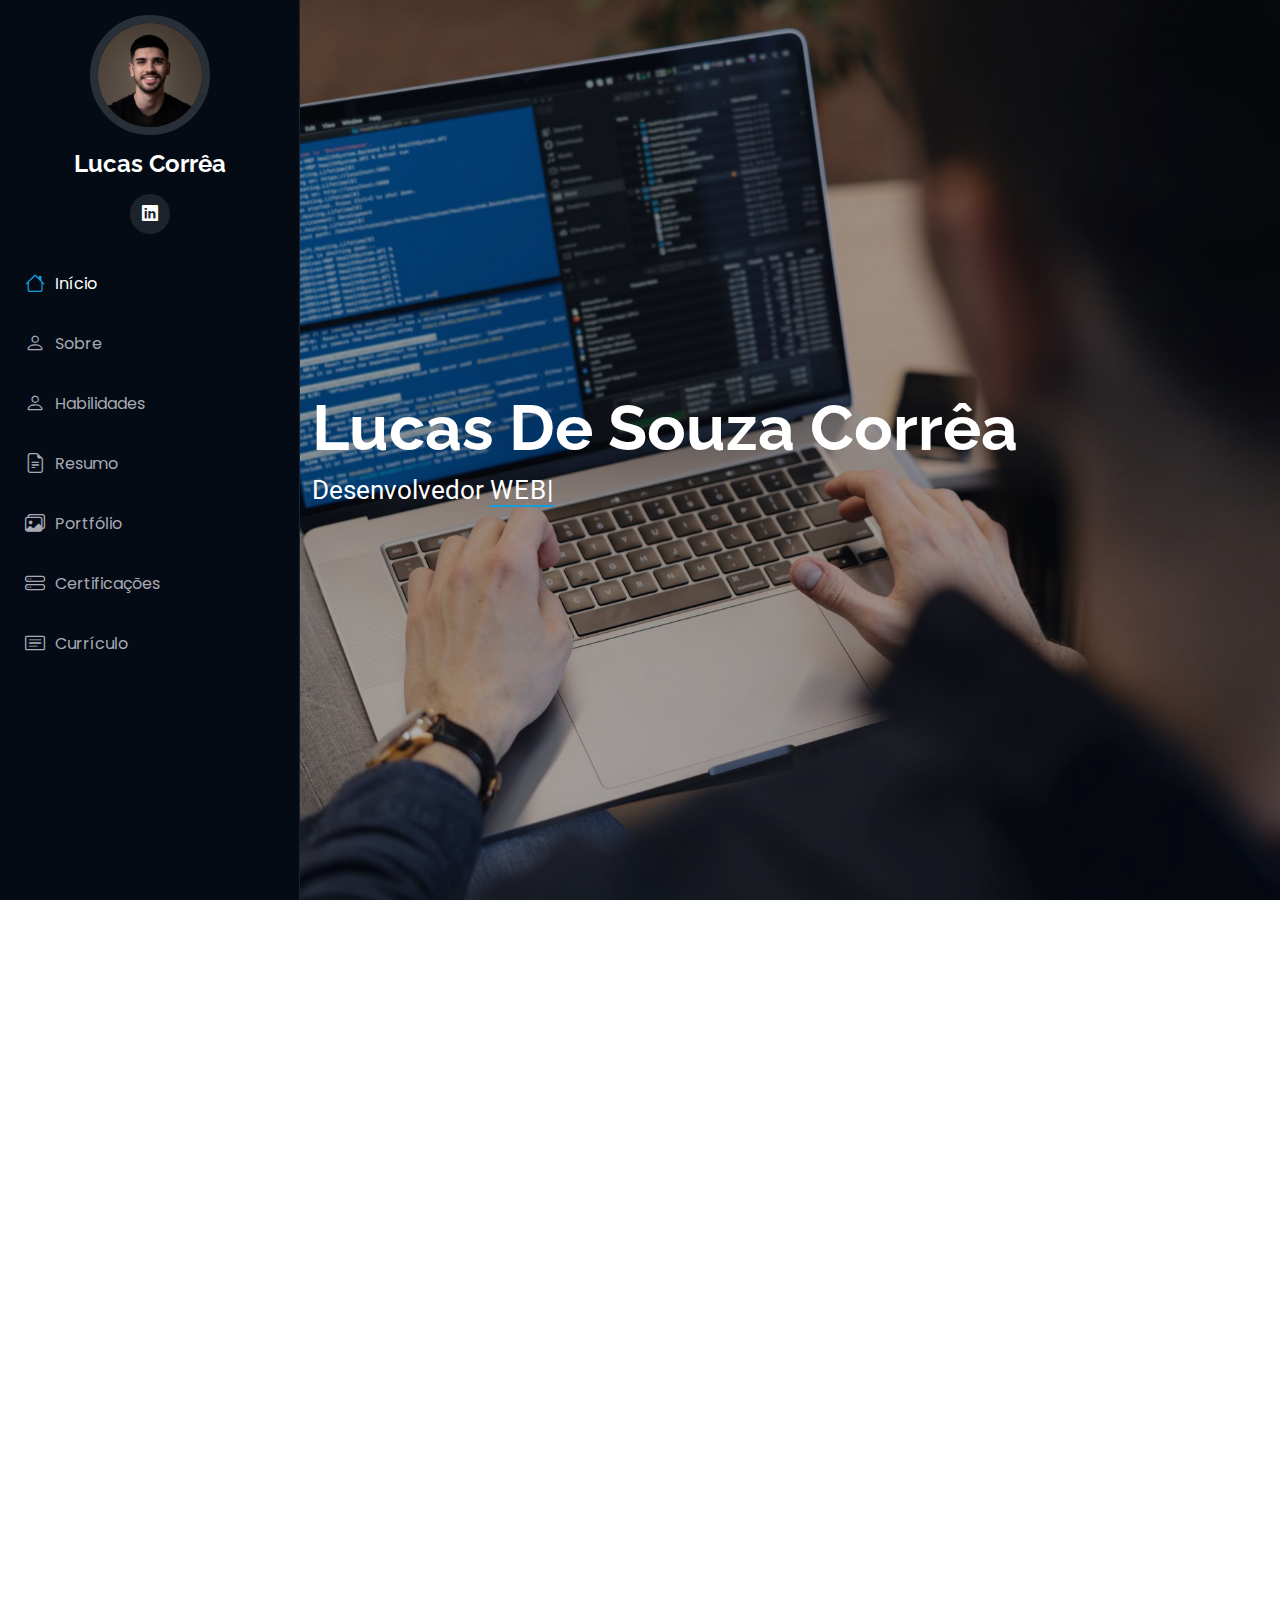
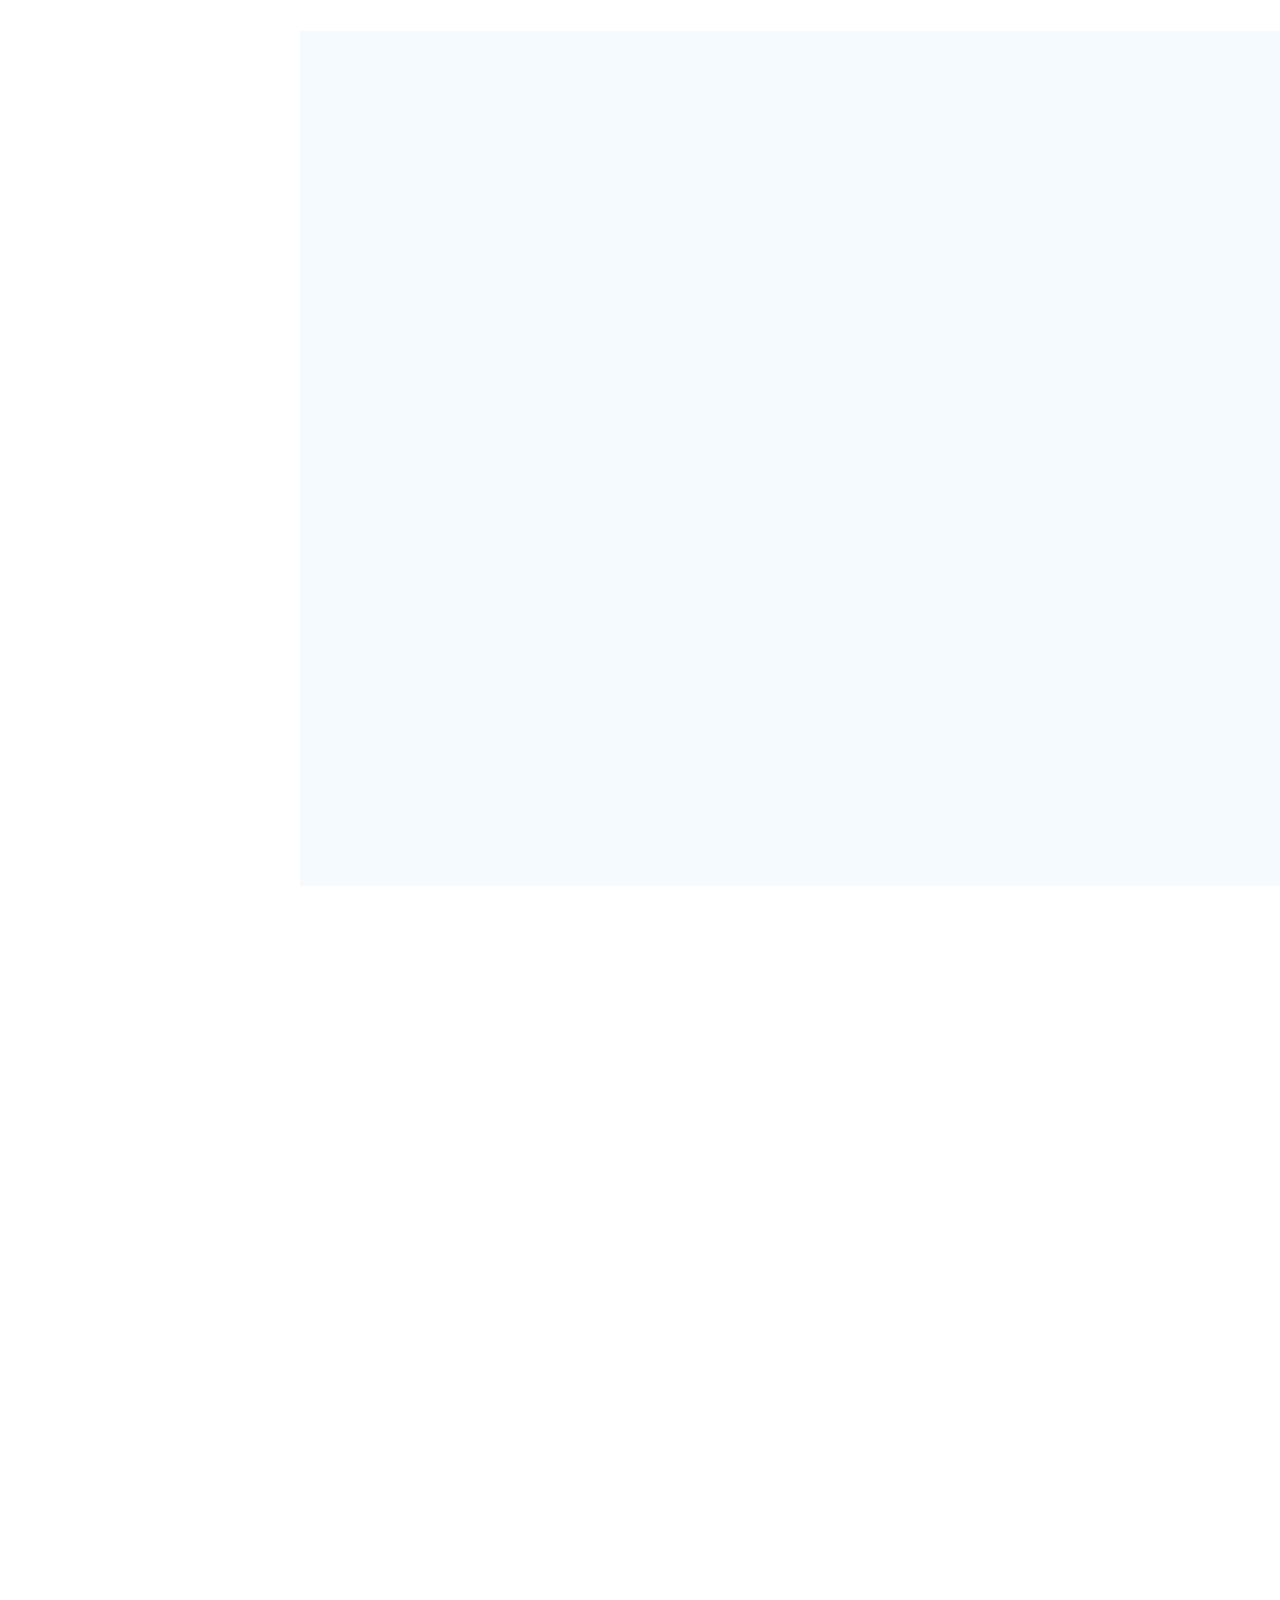
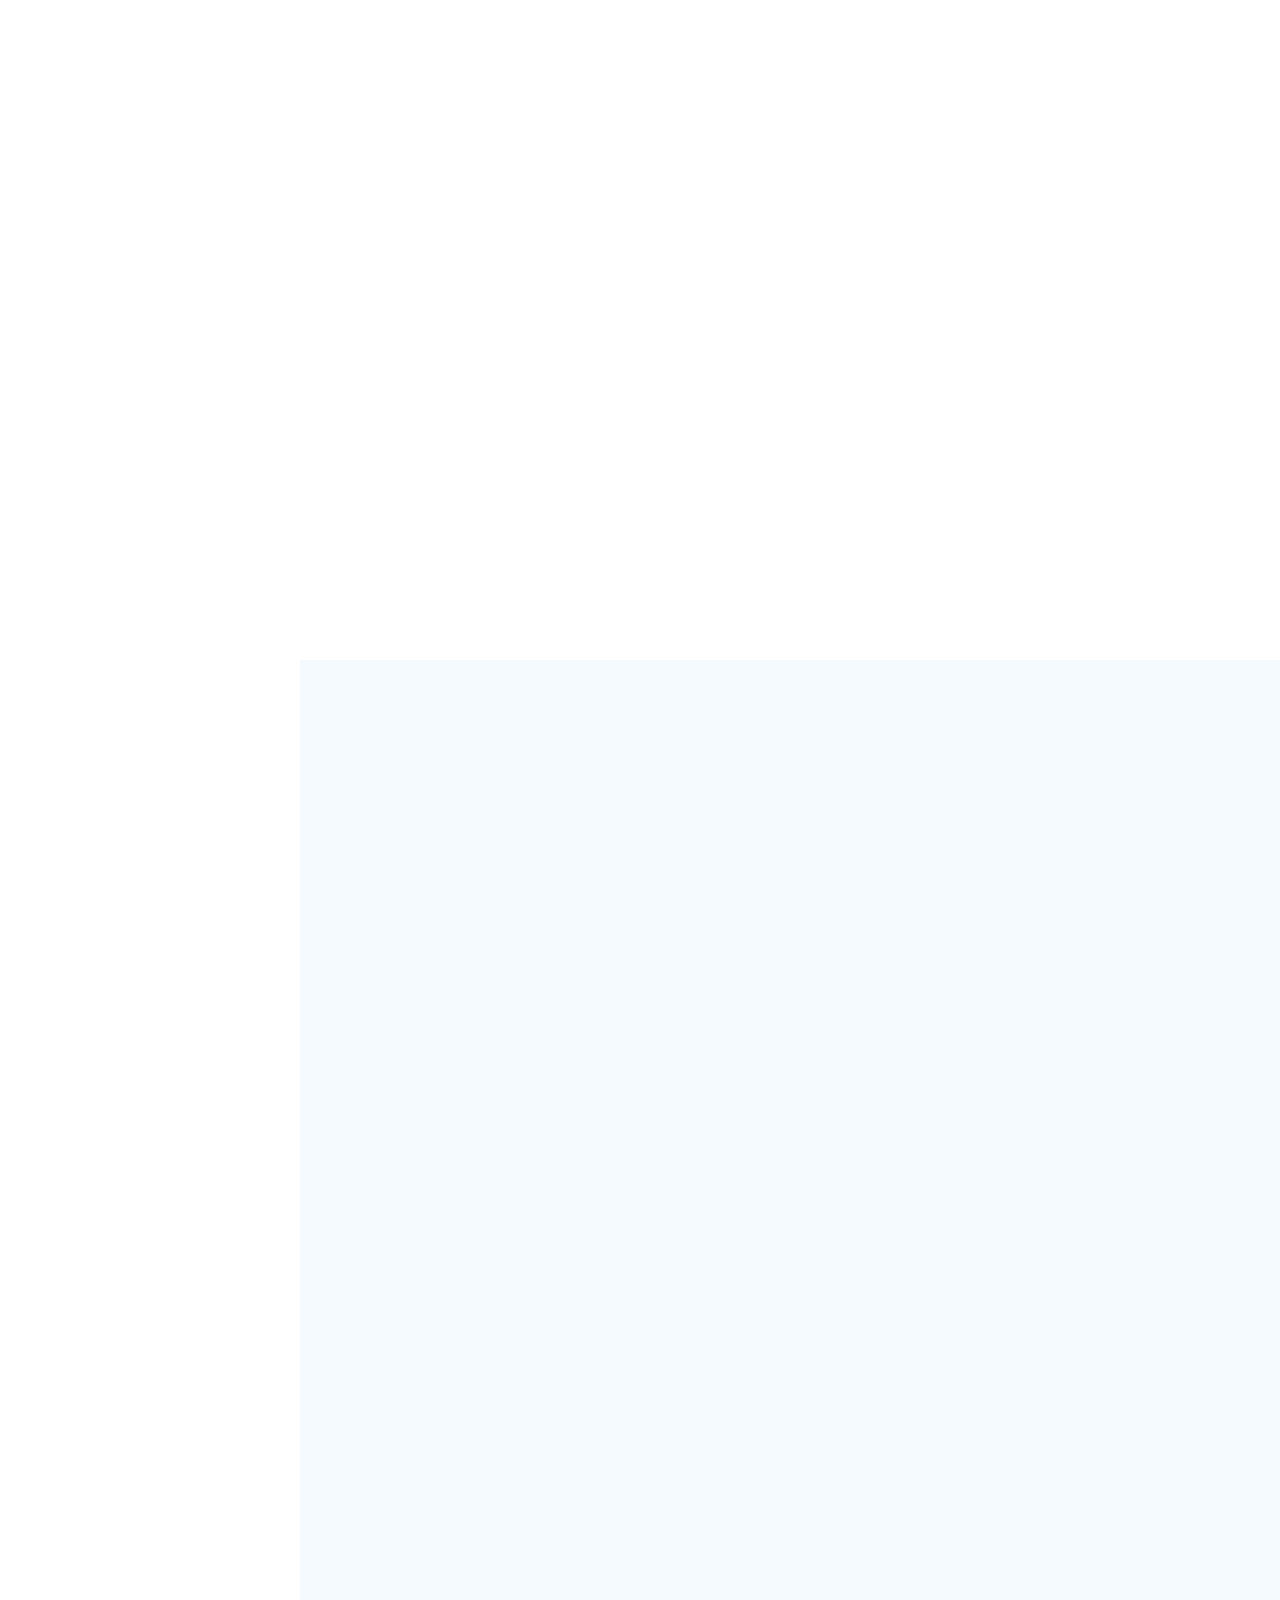
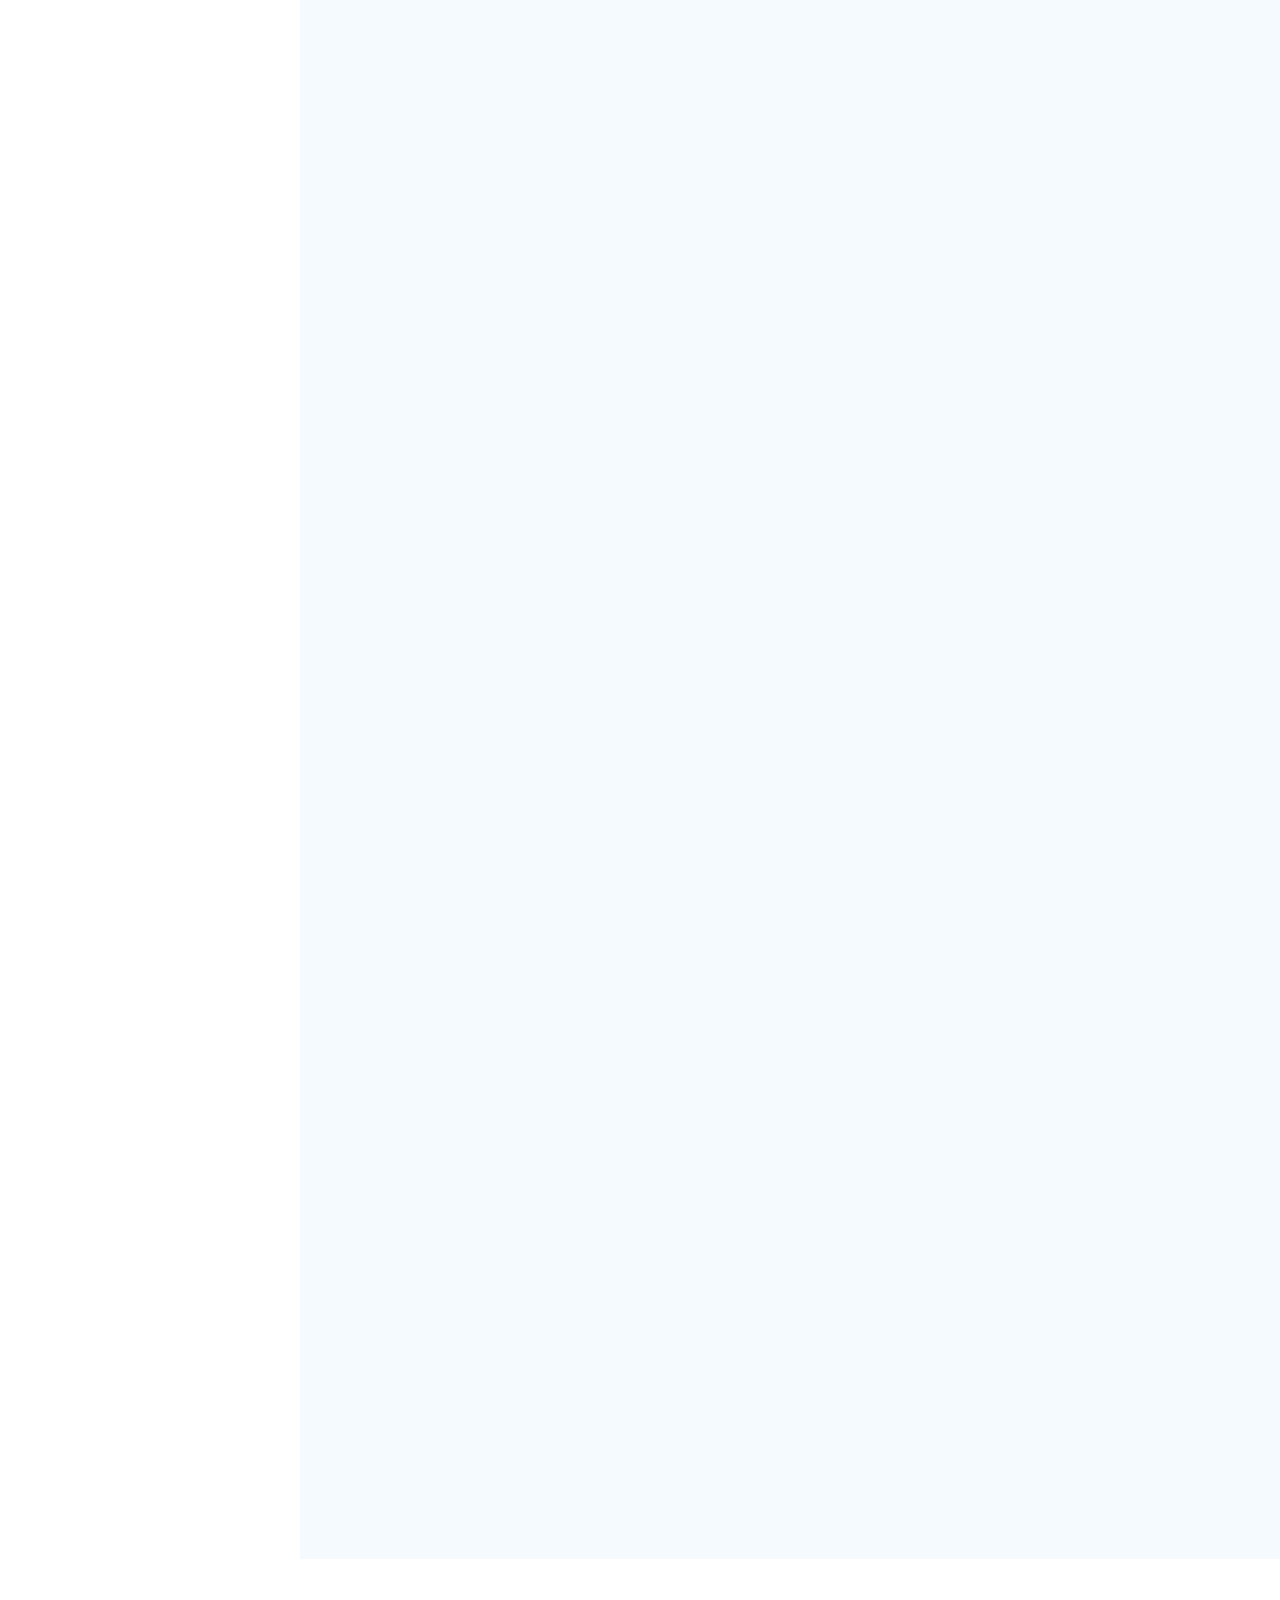
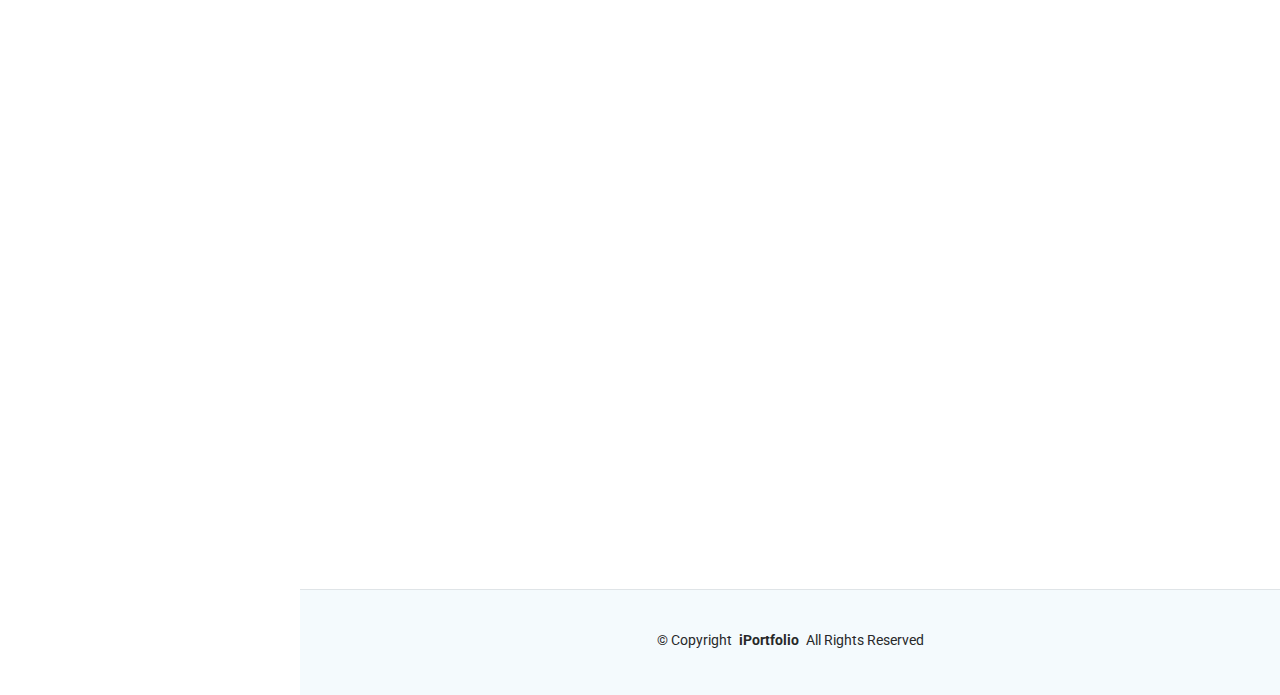
<file: index.html>
<!DOCTYPE html>
<html lang="en">

<head>
  <meta charset="utf-8">
  <meta content="width=device-width, initial-scale=1.0" name="viewport">
  <title>Portifólio Lucas Corrêa</title>
  <meta content="" name="description">
  <meta content="" name="keywords">

  <!-- Favicons -->
  <link href="assets/img/favicon.png" rel="icon">
  <link href="assets/img/apple-touch-icon.png" rel="apple-touch-icon">

  <!-- Fonts -->
  <link href="https://fonts.googleapis.com" rel="preconnect">
  <link href="https://fonts.gstatic.com" rel="preconnect" crossorigin>
  <link
    href="https://fonts.googleapis.com/css2?family=Roboto:ital,wght@0,100;0,300;0,400;0,500;0,700;0,900;1,100;1,300;1,400;1,500;1,700;1,900&family=Poppins:ital,wght@0,100;0,200;0,300;0,400;0,500;0,600;0,700;0,800;0,900;1,100;1,200;1,300;1,400;1,500;1,600;1,700;1,800;1,900&family=Raleway:ital,wght@0,100;0,200;0,300;0,400;0,500;0,600;0,700;0,800;0,900;1,100;1,200;1,300;1,400;1,500;1,600;1,700;1,800;1,900&display=swap"
    rel="stylesheet">

  <!-- Vendor CSS Files -->
  <link href="assets/vendor/bootstrap/css/bootstrap.min.css" rel="stylesheet">
  <link href="assets/vendor/bootstrap-icons/bootstrap-icons.css" rel="stylesheet">
  <link href="assets/vendor/aos/aos.css" rel="stylesheet">
  <link href="assets/vendor/glightbox/css/glightbox.min.css" rel="stylesheet">
  <link href="assets/vendor/swiper/swiper-bundle.min.css" rel="stylesheet">

  <!-- Main CSS File -->
  <link href="assets/css/main.css" rel="stylesheet">

</head>

<body class="index-page">

  <header id="header" class="header dark-background d-flex flex-column">
    <i class="header-toggle d-xl-none bi bi-list"></i>

    <div class="profile-img">
      <img src="assets/img/my-profile-img.jpg" alt="" class="img-fluid rounded-circle">
    </div>

    <a href="index.html" class="logo d-flex align-items-center justify-content-center">
      <!-- Uncomment the line below if you also wish to use an image logo -->
      <!-- <img src="assets/img/logo.png" alt=""> -->
      <h1 class="sitename">Lucas Corrêa</h1>
    </a>

    <div class="social-links text-center">
      <a href="https://linkedin.com/in/lucassouzac" class="linkedin" target="_blank" target="_blank"><i
          class="bi bi-linkedin"></i></a>
    </div>

    <nav id="navmenu" class="navmenu">
      <ul>
        <li><a href="#hero" class="active"><i class="bi bi-house navicon"></i>Início</a></li>
        <li><a href="#about"><i class="bi bi-person navicon"></i>Sobre</a></li>
        <li><a href="#skills"><i class="bi bi-person navicon"></i>Habilidades</a></li>
        <li><a href="#resume"><i class="bi bi-file-earmark-text navicon"></i>Resumo</a></li>
        <li><a href="#portfolio"><i class="bi bi-images navicon"></i>Portfólio</a></li>
        <li><a href="#services"><i class="bi bi-hdd-stack navicon"></i>Certificações</a></li>
        <li><a href="./assets/Lucas Corrêa CV.pdf" target="_blank"><i class="bi bi-card-text navicon"></i>Currículo</a></li>
        </li>
        <!--<li><a href="#contact"><i class="bi bi-envelope navicon"></i>Contato</a></li>-->
      </ul>
    </nav>

  </header>

  <main class="main">

    <!-- Hero Section -->
    <section id="hero" class="hero section dark-background">

      <img src="assets/img/analista-de-sistemas.jpg" alt="" data-aos="fade-in" class="">

      <div class="container" data-aos="fade-up" data-aos-delay="100">
        <h2>Lucas De Souza Corrêa</h2>
        <p>Desenvolvedor <span class="typed" data-typed-items="WEB, Mobile, SQL, Full Stack"></span><span
            class="typed-cursor typed-cursor--blink" aria-hidden="true"></span><span
            class="typed-cursor typed-cursor--blink" aria-hidden="true"></span></p>
      </div>

    </section><!-- /Hero Section -->

    <!-- About Section -->
    <section id="about" class="about section">

      <!-- Section Title -->
      <div class="container section-title" data-aos="fade-up">
        <h2>Sobre</h2>
        <p>Sou um profissional com sólida experiência em Tecnologia da
Informação, graduado em Análise de Sistemas e especializado em
Gestão de Pessoas.
Com forte proficiência em SQL, tenho experiência no
desenvolvimento, otimização e gerenciamento de dados, garantindo
eficiência e integridade em análises e operações complexas.
Minha atuação inclui o desenvolvimento de soluções mobile, com
foco na criação de aplicativos Android Nativo, assegurando alto
desempenho, escalabilidade e robustez.
Além disso, possuo experiência com as seguintes tecnologias e
ferramentas: Android Studio, Java, .Net, C#, VB.Net, ASP.Net,
JavaScript, CSS, HTML, SQL Server, Git, GitFlow, Azure DevOps e
Scrum.</p>
      </div><!-- End Section Title -->

      <div class="container" data-aos="fade-up" data-aos-delay="100">

        <div class="row gy-4 justify-content-center">
          <div class="col-lg-4">
            <img src="assets/img/my-profile-img.jpg" class="img-fluid" alt="">
          </div>
          <div class="col-lg-8 content">
            <h2>Desenvolvedor Mobile, WEB, SQL</h2>
            <p class="fst-italic py-3">

            </p>
            <div class="row">
              <div class="col-lg-6">
                <ul>
                  <li><i class="bi bi-chevron-right"></i> <strong>Nascimento:</strong> <span>29 Abril 1998</span></li>
                  <li><i class="bi bi-chevron-right"></i> <strong>E-mail:</strong>
                    <span>lucas.souza.correa@outlook.com</span>
                  </li>
                  <li><i class="bi bi-chevron-right"></i> <strong>LinkedIn:</strong>
                    <span>linkedin.com/in/lucassouzac</span>
                  </li>
                  <li><i class="bi bi-chevron-right"></i> <strong>Telefone:</strong> <span>+55 51 9 9987 7444</span>
                  </li>
                  <li><i class="bi bi-chevron-right"></i> <strong>Estado:</strong> <span>Rio Grande do Sul, BR</span>
                  </li>
                </ul>
              </div>
            </div>
          </div>
        </div>

      </div>

    </section><!-- /About Section -->

    <!-- Skills Section -->
    <section id="skills" class="skills section light-background">

      <!-- Section Title -->
      <div class="container section-title" data-aos="fade-up">
        <h2>Habilidades</h2>
      </div><!-- End Section Title -->

      <div class="container" data-aos="fade-up" data-aos-delay="100">
        <h5>Desenvolvimento Mobile</h5>

        <div class="row skills-content skills-animation">

          <div class="col-lg-6">
            <p></p>
            <div class="progress">
              <span class="skill"><span>JAVA</span> <i class="val">80%</i></span>
              <div class="progress-bar-wrap">
                <div class="progress-bar" role="progressbar" aria-valuenow="80" aria-valuemin="0" aria-valuemax="100">
                </div>
              </div>
            </div><!-- End Skills Item -->
          </div>

          <div class="col-lg-6">
            <p></p>
            <div class="progress">
              <span class="skill"><span>Android Studio</span> <i class="val">90%</i></span>
              <div class="progress-bar-wrap">
                <div class="progress-bar" role="progressbar" aria-valuenow="90" aria-valuemin="0" aria-valuemax="100">
                </div>
              </div>
            </div><!-- End Skills Item -->

          </div>

        </div>
        <p></p>
        <h5>Desenvolvimento WEB</h5>


        <div class="row skills-content skills-animation">

          <div class="col-lg-6">
            <p></p>
            <div class="progress">
              <span class="skill"><span>JavaScript</span> <i class="val">75%</i></span>
              <div class="progress-bar-wrap">
                <div class="progress-bar" role="progressbar" aria-valuenow="75" aria-valuemin="0" aria-valuemax="100">
                </div>
              </div>
            </div><!-- End Skills Item -->

            <div class="progress">
              <span class="skill"><span>HTML</span> <i class="val">90%</i></span>
              <div class="progress-bar-wrap">
                <div class="progress-bar" role="progressbar" aria-valuenow="90" aria-valuemin="0" aria-valuemax="100">
                </div>
              </div>
            </div><!-- End Skills Item -->

            <div class="progress">
              <span class="skill"><span>.NET</span> <i class="val">65%</i></span>
              <div class="progress-bar-wrap">
                <div class="progress-bar" role="progressbar" aria-valuenow="65" aria-valuemin="0" aria-valuemax="100">
                </div>
              </div>
            </div><!-- End Skills Item -->

            <div class="progress">
              <span class="skill"><span>Python</span> <i class="val">40%</i></span>
              <div class="progress-bar-wrap">
                <div class="progress-bar" role="progressbar" aria-valuenow="40" aria-valuemin="0" aria-valuemax="100">
                </div>
              </div>
            </div><!-- End Skills Item -->

            <div class="progress">
              <span class="skill"><span>Node.JS</span> <i class="val">50%</i></span>
              <div class="progress-bar-wrap">
                <div class="progress-bar" role="progressbar" aria-valuenow="50" aria-valuemin="0" aria-valuemax="100">
                </div>
              </div>
            </div><!-- End Skills Item -->

          </div>

          <div class="col-lg-6">
            <p></p>
            <div class="progress">
              <span class="skill"><span>C#</span> <i class="val">65%</i></span>
              <div class="progress-bar-wrap">
                <div class="progress-bar" role="progressbar" aria-valuenow="65" aria-valuemin="0" aria-valuemax="100">
                </div>
              </div>
            </div><!-- End Skills Item -->

            <div class="progress">
              <span class="skill"><span>VB.Net</span> <i class="val">60%</i></span>
              <div class="progress-bar-wrap">
                <div class="progress-bar" role="progressbar" aria-valuenow="60" aria-valuemin="0" aria-valuemax="100">
                </div>
              </div>
            </div><!-- End Skills Item -->

            <div class="progress">
              <span class="skill"><span>ASP.Net</span> <i class="val">60%</i></span>
              <div class="progress-bar-wrap">
                <div class="progress-bar" role="progressbar" aria-valuenow="60" aria-valuemin="0" aria-valuemax="100">
                </div>
              </div>
            </div><!-- End Skills Item -->

            <div class="progress">
              <span class="skill"><span>CSS</span> <i class="val">80%</i></span>
              <div class="progress-bar-wrap">
                <div class="progress-bar" role="progressbar" aria-valuenow="80" aria-valuemin="0" aria-valuemax="100">
                </div>
              </div>
            </div><!-- End Skills Item -->

          </div>
        </div>


        <p></p>
        <h5>Banco de Dados</h5>

        <div class="row skills-content skills-animation">

          <div class="col-lg-6">
            <p></p>
            <div class="progress">
              <span class="skill"><span>SQL</span> <i class="val">90%</i></span>
              <div class="progress-bar-wrap">
                <div class="progress-bar" role="progressbar" aria-valuenow="90" aria-valuemin="0" aria-valuemax="100">
                </div>
              </div>
            </div><!-- End Skills Item -->
          </div>

          <div class="col-lg-6">
            <p></p>
            <div class="progress">
              <span class="skill"><span>SQL Server</span> <i class="val">90%</i></span>
              <div class="progress-bar-wrap">
                <div class="progress-bar" role="progressbar" aria-valuenow="90" aria-valuemin="0" aria-valuemax="100">
                </div>
              </div>
            </div><!-- End Skills Item -->

          </div>

        </div>


      </div>

    </section><!-- /Skills Section -->

    <!-- Resume Section -->
    <section id="resume" class="resume section">

      <!-- Section Title -->
      <div class="container section-title" data-aos="fade-up">
        <h2>Resumo</h2>
      </div><!-- End Section Title -->

      <div class="container">

        <div class="row">

          <div class="col-lg-6" data-aos="fade-up" data-aos-delay="100">

            <h3 class="resume-title">Formação</h3>
            <div class="resume-item">
              <h4>MBA - Gestão de Pessoas</h4>
              <h5>2021 - 2022</h5>
              <p><em>QI Faculdade e Escola Técnica, RS</em></p>
            </div><!-- Edn Resume Item -->
            <p></p>

            <div class="resume-item">
              <h4>Graduação - Análise e Desenvolvimento de Sistemas</h4>
              <h5>2017 - 2021</h5>
              <p><em>QI Faculdade e Escola Técnica, RS</em></p>
            </div><!-- Edn Resume Item -->
            <p></p>

            <div class="resume-item">
              <h4>Técnico - Administração</h4>
              <h5>2016 - 2017</h5>
              <p><em>QI Faculdade e Escola Técnica, RS</em></p>
            </div><!-- Edn Resume Item -->

          </div>

          <div class="col-lg-6" data-aos="fade-up" data-aos-delay="200">
            <h3 class="resume-title">Experiência Profissional</h3>
            <div class="resume-item">
              <h4>Tecnologia da Informação Industrial</h4>
              <h5>2018 - Atualmente</h5>
              <p><em>Prometeon Tyre Group, BR </em></p>
              <ul>
                <li>Atuação no desenvolvimento, implementação, manutenção e
otimização de aplicações Android e Web, impactando
globalmente as fábricas da empresa no Brasil, Egito, Turquia e
Colômbia. Com amplo conhecimento em análise, correção e
aprimoramento de sistemas, foco em garantir alto desempenho,
funcionalidade e uma experiência de usuário eficiente.</li>
                <li>Colaboração ativa na criação e execução de consultas complexas
em SQL, além da manipulação e análise aprofundada de dados,
com ênfase na otimização de performance e automação de
processos críticos para as operações das fábricas.</li>
                <li>Participação ativa em equipes ágeis, colaborando de forma
dinâmica e eficiente para a entrega contínua de soluções e
desenvolvendo soluções que atendem às demandas globais da
empresa, assegurando a entrega de resultados com qualidade e
dentro dos prazos estabelecidos.</li>
                <li>Contribuição para Indústria 4.0, integrando tecnologias avançadas
e sistemas automatizados para otimizar a produção e promover a
transformação digital nas fábricas.</li>
               
              </ul>
            </div><!-- Edn Resume Item -->

            <div class="resume-item">
              <h4>Estagiário de Tecnologia da Informação</h4>
              <h5>2016 - 2018</h5>
              <p><em>Pirelli Pneus, BR</em></p>
              <ul>
                <li>Fornecimento de suporte técnico abrangente aos usuários.</li>
                <li>Manutenção de Hardware.</li>
                <li>Manutenção de Software.</li>
                <li>Formatação de computadores.</li>
                <li>Elaboração de inventários.</li>
                <li>Realização de compras.</li>
                <li>Implementação de práticas de organização, como o método 5S.</li>
              </ul>
            </div><!-- Edn Resume Item -->

          </div>

        </div>

      </div>

    </section><!-- /Resume Section -->

    <!-- Portfolio Section -->
    <section id="portfolio" class="portfolio section light-background">

      <!-- Section Title -->
      <div class="container section-title" data-aos="fade-up">
        <h2>Portfólio</h2>
        <p>Este portfólio reúne uma seleção de projetos internos, desenvolvidos com foco na inovação e melhoria contínua
          dentro da nossa equipe. Cada projeto reflete a busca por soluções criativas e eficientes, demonstrando nossa
          capacidade de adaptação e evolução no ambiente corporativo. Ao longo deste portfólio, você encontrará exemplos
          de como transformamos desafios internos em oportunidades de crescimento e aprendizado.</p>
      </div><!-- End Section Title -->

      <div class="container">

        <div class="isotope-layout" data-default-filter="*" data-layout="masonry" data-sort="original-order">

          <ul class="portfolio-filters isotope-filters" data-aos="fade-up" data-aos-delay="100">
            <li data-filter="*" class="filter-active">TODOS</li>
            <li data-filter=".filter-app">MOBILE</li>
            <li data-filter=".filter-product">WEB</li>
          </ul><!-- End Portfolio Filters -->

          <div class="row gy-4 isotope-container" data-aos="fade-up" data-aos-delay="200">
            <div class="col-lg-4 col-md-6 portfolio-item isotope-item filter-product">
              <div class="portfolio-content h-100">
                <img src="assets/img/portfolio/Wompi.png" class="img-fluid" alt="" style="width: 520px; height: 400px;">
                <div class="portfolio-info">
                  <h4>Pagamento Colômbia API Wompi</h4>
                  <a href="./pages/portfolio-details.html" title="Mais Detalhes" class="details-link"><i
                      class="bi bi-link-45deg"></i></a>
                </div>
              </div>
            </div><!-- End Portfolio Item -->

            <div class="col-lg-4 col-md-6 portfolio-item isotope-item filter-product">
              <div class="portfolio-content h-100">
                <img src="assets/img/portfolio/Voucher.png" class="img-fluid" alt=""
                  style="width: 520px; height: 400px;">
                <div class="portfolio-info">
                  <h4>Criação de Vouchers CTCs</h4>
                  <a href="./pages/portfolio-details-vouchers.html" title="Mais Detalhes" class="details-link"><i
                      class="bi bi-link-45deg"></i></a>
                </div>
              </div>
            </div><!-- End Portfolio Item -->

            <div class="col-lg-4 col-md-6 portfolio-item isotope-item filter-product">
              <div class="portfolio-content h-100">
                <img src="assets/img/portfolio/PSM.png" class="img-fluid" alt="" style="width: 520px; height: 400px;">
                <div class="portfolio-info">
                  <h4>Fechamento Ordem de Serviço - PSM</h4>
                  <a href="./pages/portfolio-details-psm.html" title="Mais Detalhes" class="details-link"><i
                      class="bi bi-link-45deg"></i></a>
                </div>
              </div>
            </div><!-- End Portfolio Item -->

            <div class="col-lg-4 col-md-6 portfolio-item isotope-item filter-app">
              <div class="portfolio-content h-100">
                <img src="assets/img/portfolio/DeclaracaoBarcode.jpg" class="img-fluid" alt=""
                  style="width: 520px; height: 400px;">
                <div class="portfolio-info">
                  <h4>Declaração de Barcode - Acabamento Pneu</h4>
                  <a href="./pages/portfolio-details-declaracaobarcode.html" title="Mais Detalhes" class="details-link"><i
                      class="bi bi-link-45deg"></i></a>
                </div>
              </div>
            </div><!-- End Portfolio Item -->

            <div class="col-lg-4 col-md-6 portfolio-item isotope-item filter-app">
              <div class="portfolio-content h-100">
                <img src="assets/img/portfolio/Depara.jpg" class="img-fluid" alt=""
                  style="width: 520px; height: 400px;">
                <div class="portfolio-info">
                  <h4>De-Para - Ajuste de IP do Pneu</h4>
                  <a href="./pages/portfolio-details-depara.html" title="Mais Detalhes" class="details-link"><i
                      class="bi bi-link-45deg"></i></a>
                </div>
              </div>
            </div><!-- End Portfolio Item -->

            <div class="col-lg-4 col-md-6 portfolio-item isotope-item filter-app">
              <div class="portfolio-content h-100">
                <img src="assets/img/portfolio/Outgoing.jpg" class="img-fluid" alt=""
                  style="width: 520px; height: 400px;">
                <div class="portfolio-info">
                  <h4>Outgoing - Acabamento Pneu</h4>
                  <a href="./pages/portfolio-details-outgoing.html" title="Mais Detalhes" class="details-link"><i
                      class="bi bi-link-45deg"></i></a>
                </div>
              </div>
            </div><!-- End Portfolio Item -->

            <div class="col-lg-4 col-md-6 portfolio-item isotope-item filter-app">
              <div class="portfolio-content h-100">
                <img src="assets/img/portfolio/Pedido.jpg" class="img-fluid" alt=""
                  style="width: 520px; height: 400px;">
                <div class="portfolio-info">
                  <h4>Pedido de Condução - Funcionário</h4>
                  <a href="./pages/portfolio-details-pedidconducao.html" title="Mais Detalhes" class="details-link"><i
                      class="bi bi-link-45deg"></i></a>
                </div>
              </div>
            </div><!-- End Portfolio Item -->

            <div class="col-lg-4 col-md-6 portfolio-item isotope-item filter-app">
              <div class="portfolio-content h-100">
                <img src="assets/img/portfolio/wms.jpg" class="img-fluid" alt="" style="width: 520px; height: 400px;">
                <div class="portfolio-info">
                  <h4>WMS - Estoque</h4>
                  <a href="./pages/portfolio-details-wms.html" title="Mais Detalhes" class="details-link"><i
                      class="bi bi-link-45deg"></i></a>
                </div>
              </div>
            </div><!-- End Portfolio Item -->

            <div class="col-lg-4 col-md-6 portfolio-item isotope-item filter-app">
              <div class="portfolio-content h-100">
                <img src="assets/img/portfolio/Vulca.jpg" class="img-fluid" alt="" style="width: 520px; height: 400px;">
                <div class="portfolio-info">
                  <h4>Vulca - Lançamento Pneu Vulcanizado</h4>
                  <a href="./pages/portfolio-details-vulca.html" title="Mais Detalhes" class="details-link"><i
                      class="bi bi-link-45deg"></i></a>
                </div>
              </div>
            </div><!-- End Portfolio Item -->

            <div class="col-lg-4 col-md-6 portfolio-item isotope-item filter-app">
              <div class="portfolio-content h-100">
                <img src="assets/img/portfolio/ConfirmaBarcode.jpg" class="img-fluid" alt=""
                  style="width: 520px; height: 400px;">
                <div class="portfolio-info">
                  <h4>Confirma Barcode - IP e Separa Carcaça</h4>
                  <a href="./pages/portfolio-details-confirmabarcode.html" title="Mais Detalhes" class="details-link"><i
                      class="bi bi-link-45deg"></i></a>
                </div>
              </div>
            </div><!-- End Portfolio Item -->

            <div class="col-lg-4 col-md-6 portfolio-item isotope-item filter-product">
              <div class="portfolio-content h-100">
                <img src="assets/img/portfolio/Inventario.jpg" class="img-fluid" alt=""
                  style="width: 520px; height: 400px;">
                <div class="portfolio-info">
                  <h4>Inventário - Fábrica</h4>
                  <a href="./pages/portfolio-details-inventario.html" title="Mais Detalhes" class="details-link"><i
                      class="bi bi-link-45deg"></i></a>
                </div>
              </div>
            </div><!-- End Portfolio Item -->

            <div class="col-lg-4 col-md-6 portfolio-item isotope-item filter-product">
              <div class="portfolio-content h-100">
                <img src="assets/img/portfolio/ConfirmaInventario.jpg" class="img-fluid" alt=""
                  style="width: 520px; height: 400px;">
                <div class="portfolio-info">
                  <h4>Confirma Inventário - Gestão</h4>
                  <a href="./pages/portfolio-details-confirmainventario.html" title="Mais Detalhes" class="details-link"><i
                      class="bi bi-link-45deg"></i></a>
                </div>
              </div>
            </div><!-- End Portfolio Item -->

            <div class="col-lg-4 col-md-6 portfolio-item isotope-item filter-product">
              <div class="portfolio-content h-100">
                <img src="assets/img/portfolio/Links.jpg" class="img-fluid" alt="" style="width: 520px; height: 400px;">
                <div class="portfolio-info">
                  <h4>Links Internos</h4>
                  <a href="./pages/portfolio-details-links.html" title="Mais Detalhes" class="details-link"><i
                      class="bi bi-link-45deg"></i></a>
                </div>
              </div>
            </div><!-- End Portfolio Item -->

            <div class="col-lg-4 col-md-6 portfolio-item isotope-item filter-app">
              <div class="portfolio-content h-100">
                <img src="assets/img/portfolio/Pedidomaterial.jpg" class="img-fluid" alt=""
                  style="width: 520px; height: 400px;">
                <div class="portfolio-info">
                  <h4>Pedido de Material - Fábrica</h4>
                  <a href="./pages/portfolio-details-pedidomaterial.html" title="Mais Detalhes" class="details-link"><i
                      class="bi bi-link-45deg"></i></a>
                </div>
              </div>
            </div><!-- End Portfolio Item -->

          </div><!-- End Portfolio Container -->

        </div>

      </div>

    </section><!-- /Portfolio Section -->

    <!-- Services Section -->
    <section id="services" class="services section">

      <!-- Section Title -->
      <div class="container section-title" data-aos="fade-up">
        <h2>Certificações</h2>
      </div><!-- End Section Title -->

      <div class="container">

        <div class="row gy-4">

          <div class="col-lg-4 col-md-6 service-item d-flex" data-aos="fade-up" data-aos-delay="200">
            <div class="icon flex-shrink-0"><i class="bi bi-briefcase"></i></div>
            <div>
              <h4 class="title"><a
                  href="https://www.udemy.com/certificate/UC-e74e1c48-b955-4fa1-90ce-69e6bd29c9a0/?trk=public_profile_see-credential"
                  class="stretched-link" target="_blank">Microsoft SQL Server Database Administration</a></h4>
            </div>
          </div>
          <!-- End Service Item -->

          <div class="col-lg-4 col-md-6 service-item d-flex" data-aos="fade-up" data-aos-delay="200">
            <div class="icon flex-shrink-0"><i class="bi bi-card-checklist"></i></div>
            <div>
              <h4 class="title"><a
                  href="https://www.udemy.com/certificate/UC-2b384a5b-cb9d-4ba7-8d75-8a13815035d9/?trk=public_profile_see-credential"
                  class="stretched-link" target="_blank">SQL Server Developer Total. Stored
                  Procedure Especialista</a></h4>
            </div>
          </div><!-- End Service Item -->

          <div class="col-lg-4 col-md-6 service-item d-flex" data-aos="fade-up" data-aos-delay="200">
            <div class="icon flex-shrink-0"><i class="bi bi-bar-chart"></i></div>
            <div>
              <h4 class="title"><a
                  href="https://www.udemy.com/certificate/UC-d9295d00-cbc0-4fd8-9c05-1615cbf73791/?trk=public_profile_see-credential"
                  class="stretched-link" target="_blank">Python for Programmers</a></h4>
            </div>
          </div><!-- End Service Item -->

          <div class="col-lg-4 col-md-6 service-item d-flex" data-aos="fade-up" data-aos-delay="200">
            <div class="icon flex-shrink-0"><i class="bi bi-database"></i></div>
            <div>
              <h4 class="title"><a
                  href="https://www.udemy.com/certificate/UC-d8adabc1-2460-43db-aff7-57da938804b7/?trk=public_profile_see-credential"
                  class="stretched-link" target="_blank">SQL for Data Analysis - with SQL Server</a></h4>
            </div>
          </div><!-- End Service Item -->

        </div>

      </div>

    </section><!-- /Services Section -->


    <!-- Contact Section -->
    <!--
    <section id="contact" class="contact section">

      <-- Section Title 
      <div class="container section-title" data-aos="fade-up">
        <h2>Contato</h2>
      </div><-- End Section Title 

      <div class="container" data-aos="fade-up" data-aos-delay="100">

        <div class="row gy-4">

          <div class="col-lg-5">

            <div class="info-wrap">              

              <div class="info-item d-flex" data-aos="fade-up" data-aos-delay="300">
                <i class="bi bi-telephone flex-shrink-0"></i>
                <div>
                  <h3>Telefone</h3>
                  <p>+55 51 9 9987 7444</p>
                </div>
              </div><-- End Info Item 

              <div class="info-item d-flex" data-aos="fade-up" data-aos-delay="400">
                <i class="bi bi-envelope flex-shrink-0"></i>
                <div>
                  <h3>E-mail</h3>
                  <p>lucas.souza.correa@outlook.com</p>
                </div>
              </div><!-- End Info Item 

             </div>
          </div>

          <div class="col-lg-7">
            <form action="forms/contact.php" method="post" class="php-email-form" data-aos="fade-up" data-aos-delay="200">
              <div class="row gy-4">

                <div class="col-md-6">
                  <label for="name-field" class="pb-2">Seu Nome</label>
                  <input type="text" name="name" id="name-field" class="form-control" required="">
                </div>

                <div class="col-md-6">
                  <label for="email-field" class="pb-2">Seu E-mail</label>
                  <input type="email" class="form-control" name="email" id="email-field" required="">
                </div>

                <div class="col-md-12">
                  <label for="subject-field" class="pb-2">Assunto</label>
                  <input type="text" class="form-control" name="subject" id="subject-field" required="">
                </div>

                <div class="col-md-12">
                  <label for="message-field" class="pb-2">Mensagem</label>
                  <textarea class="form-control" name="message" rows="10" id="message-field" required=""></textarea>
                </div>

                <div class="col-md-12 text-center">
                  <div class="loading">Carregando...</div>
                  <div class="error-message"></div>
                  <div class="sent-message">Sua mensagem foi encaminhada. Obrigado!</div>

                  <button type="submit">Enviar Mensagem</button>
                </div>

              </div>
            </form>
          </div><-- End Contact Form 

        </div>

      </div>

    </section><-- /Contact Section -->

  </main>

  <footer id="footer" class="footer position-relative light-background">

    <div class="container">
      <div class="copyright text-center ">
        <p>© <span>Copyright</span> <strong class="px-1 sitename">iPortfolio</strong> <span>All Rights Reserved</span>
        </p>
      </div>
      <div class="credits">
        <!-- All the links in the footer should remain intact. -->
        <!-- You can delete the links only if you've purchased the pro version. -->
        <!-- Licensing information: https://bootstrapmade.com/license/ -->
        <!-- Purchase the  pro version with working PHP/AJAX contact form: [buy-url] -->
        <!--Designed by <a href="https://bootstrapmade.com/">BootstrapMade</a> Distributed by <a href="https://themewagon.com">ThemeWagon</a>-->
      </div>
    </div>

  </footer>

  <!-- Scroll Top -->
  <a href="#" id="scroll-top" class="scroll-top d-flex align-items-center justify-content-center"><i
      class="bi bi-arrow-up-short"></i></a>

  <!-- Preloader -->
  <div id="preloader"></div>

  <!-- Vendor JS Files -->
  <script src="assets/vendor/bootstrap/js/bootstrap.bundle.min.js"></script>
  <script src="assets/vendor/php-email-form/validate.js"></script>
  <script src="assets/vendor/aos/aos.js"></script>
  <script src="assets/vendor/typed.js/typed.umd.js"></script>
  <script src="assets/vendor/purecounter/purecounter_vanilla.js"></script>
  <script src="assets/vendor/waypoints/noframework.waypoints.js"></script>
  <script src="assets/vendor/glightbox/js/glightbox.min.js"></script>
  <script src="assets/vendor/imagesloaded/imagesloaded.pkgd.min.js"></script>
  <script src="assets/vendor/isotope-layout/isotope.pkgd.min.js"></script>
  <script src="assets/vendor/swiper/swiper-bundle.min.js"></script>

  <!-- Main JS File -->
  <script src="assets/js/main.js"></script>

</body>

</html>
</file>
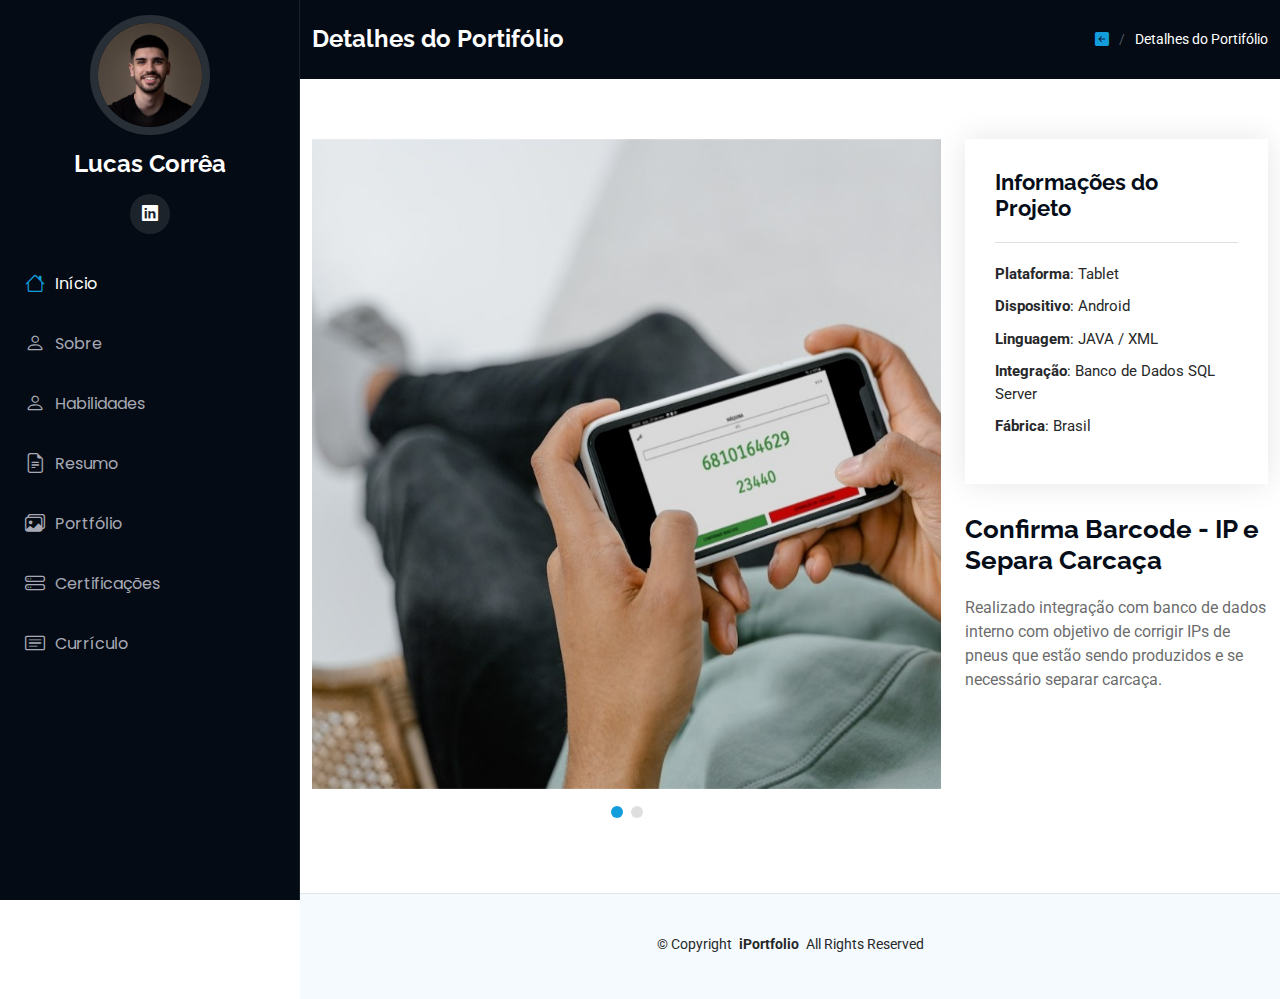
<file: pages/portfolio-details-confirmabarcode.html>
<!DOCTYPE html>
<html lang="en">

<head>
  <meta charset="utf-8">
  <meta content="width=device-width, initial-scale=1.0" name="viewport">
  <title>Portifólio Lucas Corrêa</title>
  <meta content="" name="description">
  <meta content="" name="keywords">

  <!-- Favicons -->
  <link href="../assets/img/favicon.png" rel="icon">
  <link href="../assets/img/apple-touch-icon.png" rel="apple-touch-icon">

  <!-- Fonts -->
  <link href="https://fonts.googleapis.com" rel="preconnect">
  <link href="https://fonts.gstatic.com" rel="preconnect" crossorigin>
  <link
    href="https://fonts.googleapis.com/css2?family=Roboto:ital,wght@0,100;0,300;0,400;0,500;0,700;0,900;1,100;1,300;1,400;1,500;1,700;1,900&family=Poppins:ital,wght@0,100;0,200;0,300;0,400;0,500;0,600;0,700;0,800;0,900;1,100;1,200;1,300;1,400;1,500;1,600;1,700;1,800;1,900&family=Raleway:ital,wght@0,100;0,200;0,300;0,400;0,500;0,600;0,700;0,800;0,900;1,100;1,200;1,300;1,400;1,500;1,600;1,700;1,800;1,900&display=swap"
    rel="stylesheet">

  <!-- Vendor CSS Files -->
  <link href="../assets/vendor/bootstrap/css/bootstrap.min.css" rel="stylesheet">
  <link href="../assets/vendor/bootstrap-icons/bootstrap-icons.css" rel="stylesheet">
  <link href="../assets/vendor/aos/aos.css" rel="stylesheet">
  <link href="../assets/vendor/glightbox/css/glightbox.min.css" rel="stylesheet">
  <link href="../assets/vendor/swiper/swiper-bundle.min.css" rel="stylesheet">

  <!-- Main CSS File -->
  <link href="../assets/css/main.css" rel="stylesheet">

</head>

<body class="portfolio-details-page">

  <header id="header" class="header dark-background d-flex flex-column">
    <i class="header-toggle d-xl-none bi bi-list"></i>

    <div class="profile-img">
      <img src="../assets/img/my-profile-img.jpg" alt="" class="img-fluid rounded-circle">
    </div>

    <a href="../index.html" class="logo d-flex align-items-center justify-content-center">
      <!-- Uncomment the line below if you also wish to use an image logo -->
      <!-- <img src="assets/img/logo.png" alt=""> -->
      <h1 class="sitename">Lucas Corrêa</h1>
    </a>

    <div class="social-links text-center">
      <a href="https://linkedin.com/in/lucassouzac" class="linkedin" target="_blank" target="_blank"><i
          class="bi bi-linkedin"></i></a>
    </div>

    <nav id="navmenu" class="navmenu">
      <ul>
        <li><a href="../index.html#hero" class="active"><i class="bi bi-house navicon"></i>Início</a></li>
        <li><a href="../index.html#about"><i class="bi bi-person navicon"></i>Sobre</a></li>
        <li><a href="../index.html#skills"><i class="bi bi-person navicon"></i>Habilidades</a></li>
        <li><a href="../index.html#resume"><i class="bi bi-file-earmark-text navicon"></i>Resumo</a></li>
        <li><a href="../index.html#portfolio"><i class="bi bi-images navicon"></i>Portfólio</a></li>
        <li><a href="../index.html#services"><i class="bi bi-hdd-stack navicon"></i>Certificações</a></li>
        <li><a href="../assets/Lucas Corrêa CV.pdf" target="_blank"><i class="bi bi-card-text navicon"></i>Currículo</a></li>
        </li>
        <!--<li><a href="#contact"><i class="bi bi-envelope navicon"></i>Contato</a></li>-->
      </ul>
    </nav>

  </header>

  <main class="main">

    <!-- Page Title -->
    <div class="page-title dark-background">
      <div class="container d-lg-flex justify-content-between align-items-center">
        <h1 class="mb-2 mb-lg-0">Detalhes do Portifólio</h1>
        <nav class="breadcrumbs">
          <ol>
            <li><a href="../index.html#portfolio"><i class="bi bi-arrow-left-square-fill"></i></a></li>
            <li class="current">Detalhes do Portifólio</li>
          </ol>
        </nav>
      </div>
    </div><!-- End Page Title -->

    <!-- Portfolio Details Section -->
    <section id="portfolio-details" class="portfolio-details section">

      <div class="container" data-aos="fade-up" data-aos-delay="100">

        <div class="row gy-4">

          <div class="col-lg-8">
            <div class="portfolio-details-slider swiper init-swiper">

              <script type="application/json" class="swiper-config">
                {
                  "loop": true,
                  "speed": 600,
                  "autoplay": {
                    "delay": 5000
                  },
                  "slidesPerView": "auto",
                  "pagination": {
                    "el": ".swiper-pagination",
                    "type": "bullets",
                    "clickable": true
                  }
                }
              </script>

              <div class="swiper-wrapper align-items-center">

                <div class="swiper-slide">
                  <img src="../assets/img/portfolio/ConfirmaBarcode.jpg" alt="" style="width: 650px; height: 650px;">
                </div>

                <div class="swiper-slide">
                  <img src="../assets/img/portfolio/ConfirmaBarcode2.jpg" alt="" style="width: 650px; height: 650px;">
                </div>

              </div>
              <div class="swiper-pagination"></div>
            </div>
          </div>

          <div class="col-lg-4">
            <div class="portfolio-info" data-aos="fade-up" data-aos-delay="200">
              <h3>Informações do Projeto</h3>
              <ul>
                <li><strong>Plataforma</strong>: Tablet</li>
                <li><strong>Dispositivo</strong>: Android</li>
                <li><strong>Linguagem</strong>: JAVA / XML</li>
                <li><strong>Integração</strong>: Banco de Dados SQL Server</li>
                <li><strong>Fábrica</strong>: Brasil</li>
              </ul>
            </div>
            <div class="portfolio-description" data-aos="fade-up" data-aos-delay="300">
              <h2>Confirma Barcode - IP e Separa Carcaça</h2>
              <p>
                Realizado integração com banco de dados interno com objetivo de corrigir IPs de pneus que estão sendo
                produzidos e se necessário separar carcaça.</p>
            </div>
          </div>

        </div>

      </div>

    </section><!-- /Portfolio Details Section -->

  </main>

  <footer id="footer" class="footer position-relative light-background">

    <div class="container">
      <div class="copyright text-center ">
        <p>© <span>Copyright</span> <strong class="px-1 sitename">iPortfolio</strong> <span>All Rights Reserved</span>
        </p>
      </div>
      <div class="credits">
        <!-- All the links in the footer should remain intact. -->
        <!-- You can delete the links only if you've purchased the pro version. -->
        <!-- Licensing information: https://bootstrapmade.com/license/ -->
        <!-- Purchase the pro version with working PHP/AJAX contact form: [buy-url] -->
        <!--Designed by <a href="https://bootstrapmade.com/">BootstrapMade</a> Distributed by <a href="https://themewagon.com">ThemeWagon</a>-->
      </div>
    </div>

  </footer>

  <!-- Scroll Top -->
  <a href="#" id="scroll-top" class="scroll-top d-flex align-items-center justify-content-center"><i
      class="bi bi-arrow-up-short"></i></a>

  <!-- Preloader -->
  <div id="preloader"></div>

  <!-- Vendor JS Files -->
  <script src="../assets/vendor/bootstrap/js/bootstrap.bundle.min.js"></script>
  <script src="../assets/vendor/php-email-form/validate.js"></script>
  <script src="../assets/vendor/aos/aos.js"></script>
  <script src="../assets/vendor/typed.js/typed.umd.js"></script>
  <script src="../assets/vendor/purecounter/purecounter_vanilla.js"></script>
  <script src="../assets/vendor/waypoints/noframework.waypoints.js"></script>
  <script src="../assets/vendor/glightbox/js/glightbox.min.js"></script>
  <script src="../assets/vendor/imagesloaded/imagesloaded.pkgd.min.js"></script>
  <script src="../assets/vendor/isotope-layout/isotope.pkgd.min.js"></script>
  <script src="../assets/vendor/swiper/swiper-bundle.min.js"></script>

  <!-- Main JS File -->
  <script src="../assets/js/main.js"></script>

</body>

</html>
</file>
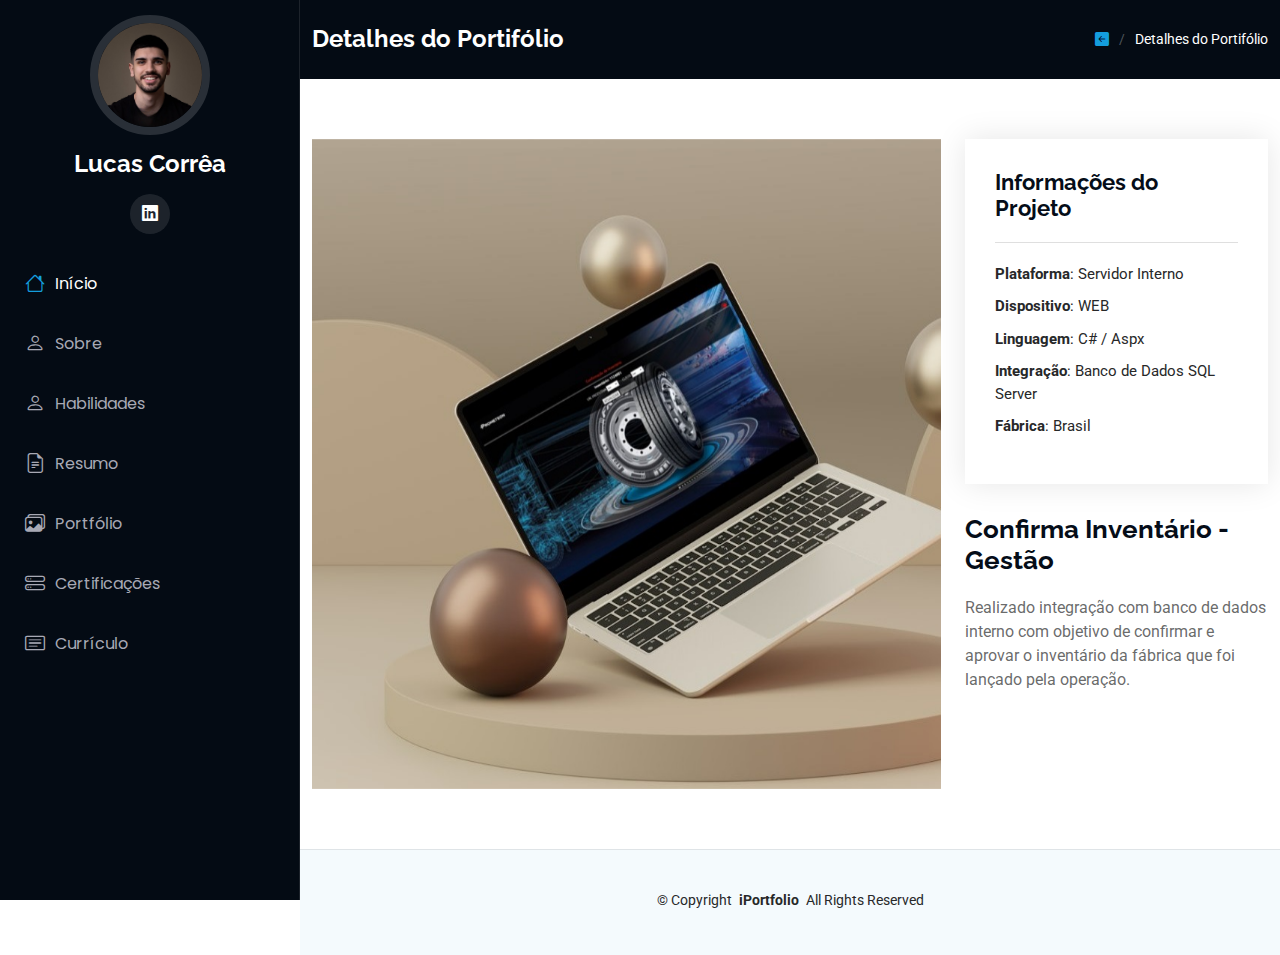
<file: pages/portfolio-details-confirmainventario.html>
<!DOCTYPE html>
<html lang="en">

<head>
  <meta charset="utf-8">
  <meta content="width=device-width, initial-scale=1.0" name="viewport">
  <title>Portifólio Lucas Corrêa</title>
  <meta content="" name="description">
  <meta content="" name="keywords">

  <!-- Favicons -->
  <link href="../assets/img/favicon.png" rel="icon">
  <link href="../assets/img/apple-touch-icon.png" rel="apple-touch-icon">

  <!-- Fonts -->
  <link href="https://fonts.googleapis.com" rel="preconnect">
  <link href="https://fonts.gstatic.com" rel="preconnect" crossorigin>
  <link
    href="https://fonts.googleapis.com/css2?family=Roboto:ital,wght@0,100;0,300;0,400;0,500;0,700;0,900;1,100;1,300;1,400;1,500;1,700;1,900&family=Poppins:ital,wght@0,100;0,200;0,300;0,400;0,500;0,600;0,700;0,800;0,900;1,100;1,200;1,300;1,400;1,500;1,600;1,700;1,800;1,900&family=Raleway:ital,wght@0,100;0,200;0,300;0,400;0,500;0,600;0,700;0,800;0,900;1,100;1,200;1,300;1,400;1,500;1,600;1,700;1,800;1,900&display=swap"
    rel="stylesheet">

  <!-- Vendor CSS Files -->
  <link href="../assets/vendor/bootstrap/css/bootstrap.min.css" rel="stylesheet">
  <link href="../assets/vendor/bootstrap-icons/bootstrap-icons.css" rel="stylesheet">
  <link href="../assets/vendor/aos/aos.css" rel="stylesheet">
  <link href="../assets/vendor/glightbox/css/glightbox.min.css" rel="stylesheet">
  <link href="../assets/vendor/swiper/swiper-bundle.min.css" rel="stylesheet">

  <!-- Main CSS File -->
  <link href="../assets/css/main.css" rel="stylesheet">

</head>

<body class="portfolio-details-page">

  <header id="header" class="header dark-background d-flex flex-column">
    <i class="header-toggle d-xl-none bi bi-list"></i>

    <div class="profile-img">
      <img src="../assets/img/my-profile-img.jpg" alt="" class="img-fluid rounded-circle">
    </div>

    <a href="../index.html" class="logo d-flex align-items-center justify-content-center">
      <!-- Uncomment the line below if you also wish to use an image logo -->
      <!-- <img src="../assets/img/logo.png" alt=""> -->
      <h1 class="sitename">Lucas Corrêa</h1>
    </a>

    <div class="social-links text-center">
      <a href="https://linkedin.com/in/lucassouzac" class="linkedin" target="_blank" target="_blank"><i
          class="bi bi-linkedin"></i></a>
    </div>

    <nav id="navmenu" class="navmenu">
      <ul>
        <li><a href="../index.html#hero" class="active"><i class="bi bi-house navicon"></i>Início</a></li>
        <li><a href="../index.html#about"><i class="bi bi-person navicon"></i>Sobre</a></li>
        <li><a href="../index.html#skills"><i class="bi bi-person navicon"></i>Habilidades</a></li>
        <li><a href="../index.html#resume"><i class="bi bi-file-earmark-text navicon"></i>Resumo</a></li>
        <li><a href="../index.html#portfolio"><i class="bi bi-images navicon"></i>Portfólio</a></li>
        <li><a href="../index.html#services"><i class="bi bi-hdd-stack navicon"></i>Certificações</a></li>
        <li><a href="../assets/Lucas Corrêa CV.pdf" target="_blank"><i class="bi bi-card-text navicon"></i>Currículo</a></li>
        </li>
        <!--<li><a href="#contact"><i class="bi bi-envelope navicon"></i>Contato</a></li>-->
      </ul>
    </nav>

  </header>

  <main class="main">

    <!-- Page Title -->
    <div class="page-title dark-background">
      <div class="container d-lg-flex justify-content-between align-items-center">
        <h1 class="mb-2 mb-lg-0">Detalhes do Portifólio</h1>
        <nav class="breadcrumbs">
          <ol>
            <li><a href="../index.html#portfolio"><i class="bi bi-arrow-left-square-fill"></i></a></li>
            <li class="current">Detalhes do Portifólio</li>
          </ol>
        </nav>
      </div>
    </div><!-- End Page Title -->

    <!-- Portfolio Details Section -->
    <section id="portfolio-details" class="portfolio-details section">

      <div class="container" data-aos="fade-up" data-aos-delay="100">

        <div class="row gy-4">

          <div class="col-lg-8">
            <div class="portfolio-details-slider swiper init-swiper">

              <script type="application/json" class="swiper-config">
                {
                  "loop": true,
                  "speed": 600,
                  "autoplay": {
                    "delay": 5000
                  },
                  "slidesPerView": "auto",
                  "pagination": {
                    "el": ".swiper-pagination",
                    "type": "bullets",
                    "clickable": true
                  }
                }
              </script>

              <div class="swiper-wrapper align-items-center">

                <div class="swiper-slide">
                  <img src="../assets/img/portfolio/ConfirmaInventario.jpg" alt="" style="width: 650px; height: 650px;">
                </div>

              </div>
              <div class="swiper-pagination"></div>
            </div>
          </div>

          <div class="col-lg-4">
            <div class="portfolio-info" data-aos="fade-up" data-aos-delay="200">
              <h3>Informações do Projeto</h3>
              <ul>
                <li><strong>Plataforma</strong>: Servidor Interno</li>
                <li><strong>Dispositivo</strong>: WEB</li>
                <li><strong>Linguagem</strong>: C# / Aspx</li>
                <li><strong>Integração</strong>: Banco de Dados SQL Server</li>
                <li><strong>Fábrica</strong>: Brasil</li>
              </ul>
            </div>
            <div class="portfolio-description" data-aos="fade-up" data-aos-delay="300">
              <h2>Confirma Inventário - Gestão</h2>
              <p>
                Realizado integração com banco de dados interno com objetivo de confirmar e aprovar o inventário da
                fábrica que foi lançado pela operação.</p>
            </div>
          </div>

        </div>

      </div>

    </section><!-- /Portfolio Details Section -->

  </main>

  <footer id="footer" class="footer position-relative light-background">

    <div class="container">
      <div class="copyright text-center ">
        <p>© <span>Copyright</span> <strong class="px-1 sitename">iPortfolio</strong> <span>All Rights Reserved</span>
        </p>
      </div>
      <div class="credits">
        <!-- All the links in the footer should remain intact. -->
        <!-- You can delete the links only if you've purchased the pro version. -->
        <!-- Licensing information: https://bootstrapmade.com/license/ -->
        <!-- Purchase the pro version with working PHP/AJAX contact form: [buy-url] -->
        <!--Designed by <a href="https://bootstrapmade.com/">BootstrapMade</a> Distributed by <a href="https://themewagon.com">ThemeWagon</a>-->
      </div>
    </div>

  </footer>

  <!-- Scroll Top -->
  <a href="#" id="scroll-top" class="scroll-top d-flex align-items-center justify-content-center"><i
      class="bi bi-arrow-up-short"></i></a>

  <!-- Preloader -->
  <div id="preloader"></div>

  <!-- Vendor JS Files -->
  <script src="../assets/vendor/bootstrap/js/bootstrap.bundle.min.js"></script>
  <script src="../assets/vendor/php-email-form/validate.js"></script>
  <script src="../assets/vendor/aos/aos.js"></script>
  <script src="../assets/vendor/typed.js/typed.umd.js"></script>
  <script src="../assets/vendor/purecounter/purecounter_vanilla.js"></script>
  <script src="../assets/vendor/waypoints/noframework.waypoints.js"></script>
  <script src="../assets/vendor/glightbox/js/glightbox.min.js"></script>
  <script src="../assets/vendor/imagesloaded/imagesloaded.pkgd.min.js"></script>
  <script src="../assets/vendor/isotope-layout/isotope.pkgd.min.js"></script>
  <script src="../assets/vendor/swiper/swiper-bundle.min.js"></script>

  <!-- Main JS File -->
  <script src="../assets/js/main.js"></script>

</body>

</html>
</file>
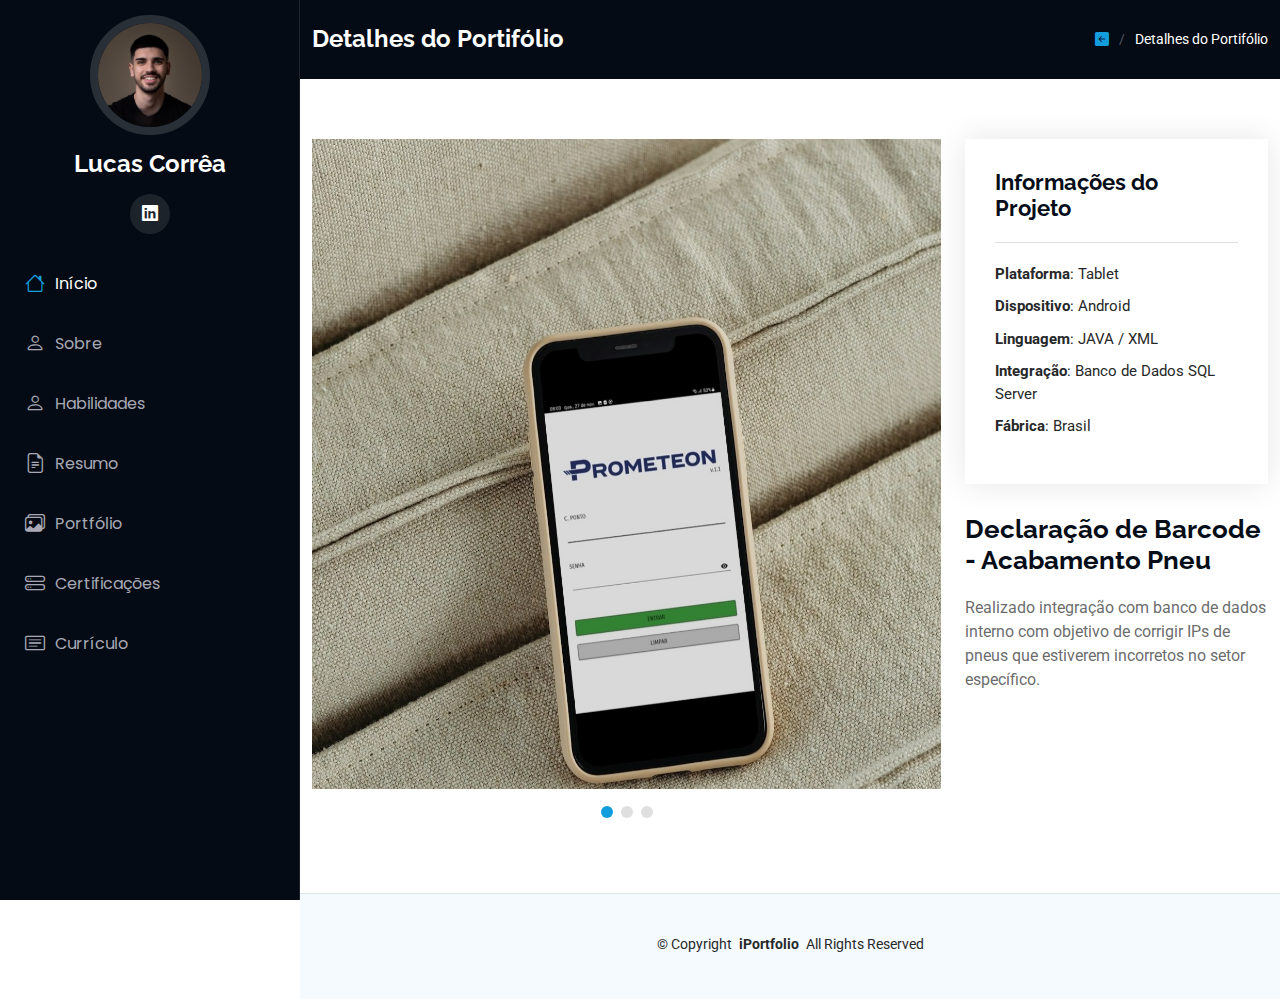
<file: pages/portfolio-details-declaracaobarcode.html>
<!DOCTYPE html>
<html lang="en">

<head>
  <meta charset="utf-8">
  <meta content="width=device-width, initial-scale=1.0" name="viewport">
  <title>Portifólio Lucas Corrêa</title>
  <meta content="" name="description">
  <meta content="" name="keywords">

  <!-- Favicons -->
  <link href="../assets/img/favicon.png" rel="icon">
  <link href="../assets/img/apple-touch-icon.png" rel="apple-touch-icon">

  <!-- Fonts -->
  <link href="https://fonts.googleapis.com" rel="preconnect">
  <link href="https://fonts.gstatic.com" rel="preconnect" crossorigin>
  <link
    href="https://fonts.googleapis.com/css2?family=Roboto:ital,wght@0,100;0,300;0,400;0,500;0,700;0,900;1,100;1,300;1,400;1,500;1,700;1,900&family=Poppins:ital,wght@0,100;0,200;0,300;0,400;0,500;0,600;0,700;0,800;0,900;1,100;1,200;1,300;1,400;1,500;1,600;1,700;1,800;1,900&family=Raleway:ital,wght@0,100;0,200;0,300;0,400;0,500;0,600;0,700;0,800;0,900;1,100;1,200;1,300;1,400;1,500;1,600;1,700;1,800;1,900&display=swap"
    rel="stylesheet">

  <!-- Vendor CSS Files -->
  <link href="../assets/vendor/bootstrap/css/bootstrap.min.css" rel="stylesheet">
  <link href="../assets/vendor/bootstrap-icons/bootstrap-icons.css" rel="stylesheet">
  <link href="../assets/vendor/aos/aos.css" rel="stylesheet">
  <link href="../assets/vendor/glightbox/css/glightbox.min.css" rel="stylesheet">
  <link href="../assets/vendor/swiper/swiper-bundle.min.css" rel="stylesheet">

  <!-- Main CSS File -->
  <link href="../assets/css/main.css" rel="stylesheet">

</head>

<body class="portfolio-details-page">

  <header id="header" class="header dark-background d-flex flex-column">
    <i class="header-toggle d-xl-none bi bi-list"></i>

    <div class="profile-img">
      <img src="../assets/img/my-profile-img.jpg" alt="" class="img-fluid rounded-circle">
    </div>

    <a href="../index.html" class="logo d-flex align-items-center justify-content-center">
      <!-- Uncomment the line below if you also wish to use an image logo -->
      <!-- <img src="../assets/img/logo.png" alt=""> -->
      <h1 class="sitename">Lucas Corrêa</h1>
    </a>

    <div class="social-links text-center">
      <a href="https://linkedin.com/in/lucassouzac" class="linkedin" target="_blank" target="_blank"><i
          class="bi bi-linkedin"></i></a>
    </div>

    <nav id="navmenu" class="navmenu">
      <ul>
        <li><a href="../index.html#hero" class="active"><i class="bi bi-house navicon"></i>Início</a></li>
        <li><a href="../index.html#about"><i class="bi bi-person navicon"></i>Sobre</a></li>
        <li><a href="../index.html#skills"><i class="bi bi-person navicon"></i>Habilidades</a></li>
        <li><a href="../index.html#resume"><i class="bi bi-file-earmark-text navicon"></i>Resumo</a></li>
        <li><a href="../index.html#portfolio"><i class="bi bi-images navicon"></i>Portfólio</a></li>
        <li><a href="../index.html#services"><i class="bi bi-hdd-stack navicon"></i>Certificações</a></li>
        <li><a href="../assets/Lucas Corrêa CV.pdf" target="_blank"><i class="bi bi-card-text navicon"></i>Currículo</a></li>
        </li>
        <!--<li><a href="#contact"><i class="bi bi-envelope navicon"></i>Contato</a></li>-->
      </ul>
    </nav>

  </header>

  <main class="main">

    <!-- Page Title -->
    <div class="page-title dark-background">
      <div class="container d-lg-flex justify-content-between align-items-center">
        <h1 class="mb-2 mb-lg-0">Detalhes do Portifólio</h1>
        <nav class="breadcrumbs">
          <ol>
            <li><a href="../index.html#portfolio"><i class="bi bi-arrow-left-square-fill"></i></a></li>
            <li class="current">Detalhes do Portifólio</li>
          </ol>
        </nav>
      </div>
    </div><!-- End Page Title -->

    <!-- Portfolio Details Section -->
    <section id="portfolio-details" class="portfolio-details section">

      <div class="container" data-aos="fade-up" data-aos-delay="100">

        <div class="row gy-4">

          <div class="col-lg-8">
            <div class="portfolio-details-slider swiper init-swiper">

              <script type="application/json" class="swiper-config">
                {
                  "loop": true,
                  "speed": 600,
                  "autoplay": {
                    "delay": 5000
                  },
                  "slidesPerView": "auto",
                  "pagination": {
                    "el": ".swiper-pagination",
                    "type": "bullets",
                    "clickable": true
                  }
                }
              </script>

              <div class="swiper-wrapper align-items-center">

                <div class="swiper-slide">
                  <img src="../assets/img/portfolio/DeclaracaoBarcode.jpg" alt="" style="width: 650px; height: 650px;">
                </div>

                <div class="swiper-slide">
                  <img src="../assets/img/portfolio/DeclaracaoBarcode2.jpg" alt="" style="width: 650px; height: 650px;">
                </div>

                <div class="swiper-slide">
                  <img src="../assets/img/portfolio/DeclaracaoBarcode3.jpg" alt="" style="width: 650px; height: 650px;">
                </div>

              </div>
              <div class="swiper-pagination"></div>
            </div>
          </div>

          <div class="col-lg-4">
            <div class="portfolio-info" data-aos="fade-up" data-aos-delay="200">
              <h3>Informações do Projeto</h3>
              <ul>
                <li><strong>Plataforma</strong>: Tablet</li>
                <li><strong>Dispositivo</strong>: Android</li>
                <li><strong>Linguagem</strong>: JAVA / XML</li>
                <li><strong>Integração</strong>: Banco de Dados SQL Server</li>
                <li><strong>Fábrica</strong>: Brasil</li>
              </ul>
            </div>
            <div class="portfolio-description" data-aos="fade-up" data-aos-delay="300">
              <h2>Declaração de Barcode - Acabamento Pneu</h2>
              <p>
                Realizado integração com banco de dados interno com objetivo de corrigir IPs de pneus que estiverem
                incorretos no setor específico.</p>
            </div>
          </div>

        </div>

      </div>

    </section><!-- /Portfolio Details Section -->

  </main>

  <footer id="footer" class="footer position-relative light-background">

    <div class="container">
      <div class="copyright text-center ">
        <p>© <span>Copyright</span> <strong class="px-1 sitename">iPortfolio</strong> <span>All Rights Reserved</span>
        </p>
      </div>
      <div class="credits">
        <!-- All the links in the footer should remain intact. -->
        <!-- You can delete the links only if you've purchased the pro version. -->
        <!-- Licensing information: https://bootstrapmade.com/license/ -->
        <!-- Purchase the pro version with working PHP/AJAX contact form: [buy-url] -->
        <!--Designed by <a href="https://bootstrapmade.com/">BootstrapMade</a> Distributed by <a href="https://themewagon.com">ThemeWagon</a>-->
      </div>
    </div>

  </footer>

  <!-- Scroll Top -->
  <a href="#" id="scroll-top" class="scroll-top d-flex align-items-center justify-content-center"><i
      class="bi bi-arrow-up-short"></i></a>

  <!-- Preloader -->
  <div id="preloader"></div>

  <!-- Vendor JS Files -->
  <script src="../assets/vendor/bootstrap/js/bootstrap.bundle.min.js"></script>
  <script src="../assets/vendor/php-email-form/validate.js"></script>
  <script src="../assets/vendor/aos/aos.js"></script>
  <script src="../assets/vendor/typed.js/typed.umd.js"></script>
  <script src="../assets/vendor/purecounter/purecounter_vanilla.js"></script>
  <script src="../assets/vendor/waypoints/noframework.waypoints.js"></script>
  <script src="../assets/vendor/glightbox/js/glightbox.min.js"></script>
  <script src="../assets/vendor/imagesloaded/imagesloaded.pkgd.min.js"></script>
  <script src="../assets/vendor/isotope-layout/isotope.pkgd.min.js"></script>
  <script src="../assets/vendor/swiper/swiper-bundle.min.js"></script>

  <!-- Main JS File -->
  <script src="../assets/js/main.js"></script>

</body>

</html>
</file>
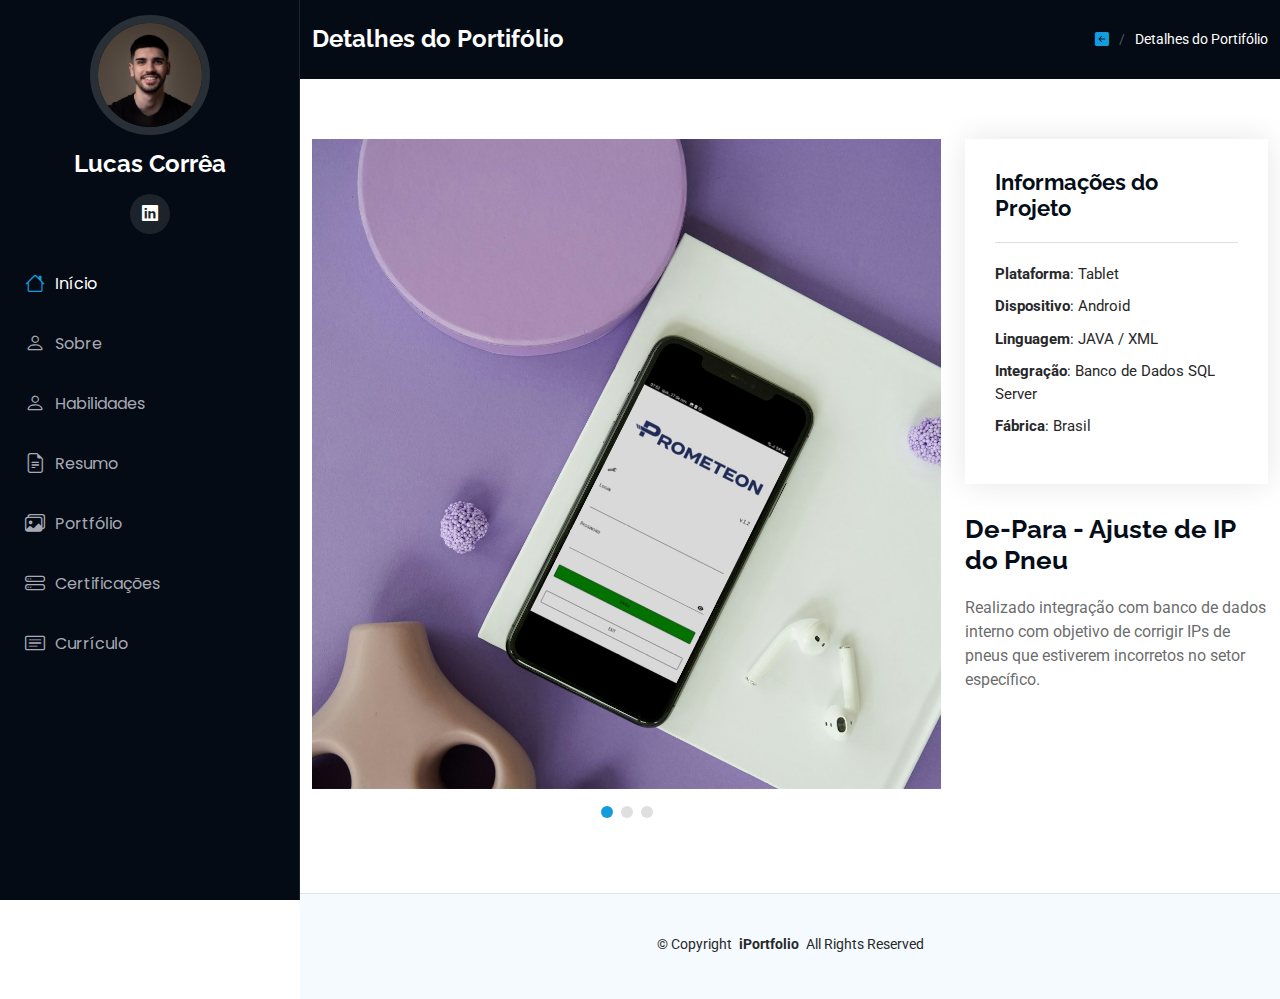
<file: pages/portfolio-details-depara.html>
<!DOCTYPE html>
<html lang="en">

<head>
  <meta charset="utf-8">
  <meta content="width=device-width, initial-scale=1.0" name="viewport">
  <title>Portifólio Lucas Corrêa</title>
  <meta content="" name="description">
  <meta content="" name="keywords">

  <!-- Favicons -->
  <link href="../assets/img/favicon.png" rel="icon">
  <link href="../assets/img/apple-touch-icon.png" rel="apple-touch-icon">

  <!-- Fonts -->
  <link href="https://fonts.googleapis.com" rel="preconnect">
  <link href="https://fonts.gstatic.com" rel="preconnect" crossorigin>
  <link
    href="https://fonts.googleapis.com/css2?family=Roboto:ital,wght@0,100;0,300;0,400;0,500;0,700;0,900;1,100;1,300;1,400;1,500;1,700;1,900&family=Poppins:ital,wght@0,100;0,200;0,300;0,400;0,500;0,600;0,700;0,800;0,900;1,100;1,200;1,300;1,400;1,500;1,600;1,700;1,800;1,900&family=Raleway:ital,wght@0,100;0,200;0,300;0,400;0,500;0,600;0,700;0,800;0,900;1,100;1,200;1,300;1,400;1,500;1,600;1,700;1,800;1,900&display=swap"
    rel="stylesheet">

  <!-- Vendor CSS Files -->
  <link href="../assets/vendor/bootstrap/css/bootstrap.min.css" rel="stylesheet">
  <link href="../assets/vendor/bootstrap-icons/bootstrap-icons.css" rel="stylesheet">
  <link href="../assets/vendor/aos/aos.css" rel="stylesheet">
  <link href="../assets/vendor/glightbox/css/glightbox.min.css" rel="stylesheet">
  <link href="../assets/vendor/swiper/swiper-bundle.min.css" rel="stylesheet">

  <!-- Main CSS File -->
  <link href="../assets/css/main.css" rel="stylesheet">

</head>

<body class="portfolio-details-page">

  <header id="header" class="header dark-background d-flex flex-column">
    <i class="header-toggle d-xl-none bi bi-list"></i>

    <div class="profile-img">
      <img src="../assets/img/my-profile-img.jpg" alt="" class="img-fluid rounded-circle">
    </div>

    <a href="../index.html" class="logo d-flex align-items-center justify-content-center">
      <!-- Uncomment the line below if you also wish to use an image logo -->
      <!-- <img src="../assets/img/logo.png" alt=""> -->
      <h1 class="sitename">Lucas Corrêa</h1>
    </a>

    <div class="social-links text-center">
      <a href="https://linkedin.com/in/lucassouzac" class="linkedin" target="_blank" target="_blank"><i
          class="bi bi-linkedin"></i></a>
    </div>

    <nav id="navmenu" class="navmenu">
      <ul>
        <li><a href="../index.html#hero" class="active"><i class="bi bi-house navicon"></i>Início</a></li>
        <li><a href="../index.html#about"><i class="bi bi-person navicon"></i>Sobre</a></li>
        <li><a href="../index.html#skills"><i class="bi bi-person navicon"></i>Habilidades</a></li>
        <li><a href="../index.html#resume"><i class="bi bi-file-earmark-text navicon"></i>Resumo</a></li>
        <li><a href="../index.html#portfolio"><i class="bi bi-images navicon"></i>Portfólio</a></li>
        <li><a href="../index.html#services"><i class="bi bi-hdd-stack navicon"></i>Certificações</a></li>
        <li><a href="../assets/Lucas Corrêa CV.pdf" target="_blank"><i class="bi bi-card-text navicon"></i>Currículo</a></li>
        </li>
        <!--<li><a href="#contact"><i class="bi bi-envelope navicon"></i>Contato</a></li>-->
      </ul>
    </nav>

  </header>

  <main class="main">

    <!-- Page Title -->
    <div class="page-title dark-background">
      <div class="container d-lg-flex justify-content-between align-items-center">
        <h1 class="mb-2 mb-lg-0">Detalhes do Portifólio</h1>
        <nav class="breadcrumbs">
          <ol>
            <li><a href="../index.html#portfolio"><i class="bi bi-arrow-left-square-fill"></i></a></li>
            <li class="current">Detalhes do Portifólio</li>
          </ol>
        </nav>
      </div>
    </div><!-- End Page Title -->

    <!-- Portfolio Details Section -->
    <section id="portfolio-details" class="portfolio-details section">

      <div class="container" data-aos="fade-up" data-aos-delay="100">

        <div class="row gy-4">

          <div class="col-lg-8">
            <div class="portfolio-details-slider swiper init-swiper">

              <script type="application/json" class="swiper-config">
                {
                  "loop": true,
                  "speed": 600,
                  "autoplay": {
                    "delay": 5000
                  },
                  "slidesPerView": "auto",
                  "pagination": {
                    "el": ".swiper-pagination",
                    "type": "bullets",
                    "clickable": true
                  }
                }
              </script>

              <div class="swiper-wrapper align-items-center">

                <div class="swiper-slide">
                  <img src="../assets/img/portfolio/Depara.jpg" alt="" style="width: 650px; height: 650px;">
                </div>

                <div class="swiper-slide">
                  <img src="../assets/img/portfolio/Depara2.jpg" alt="" style="width: 650px; height: 650px;">
                </div>

                <div class="swiper-slide">
                  <img src="../assets/img/portfolio/Depara3.jpg" alt="" style="width: 650px; height: 650px;">
                </div>

              </div>
              <div class="swiper-pagination"></div>
            </div>
          </div>

          <div class="col-lg-4">
            <div class="portfolio-info" data-aos="fade-up" data-aos-delay="200">
              <h3>Informações do Projeto</h3>
              <ul>
                <li><strong>Plataforma</strong>: Tablet</li>
                <li><strong>Dispositivo</strong>: Android</li>
                <li><strong>Linguagem</strong>: JAVA / XML</li>
                <li><strong>Integração</strong>: Banco de Dados SQL Server</li>
                <li><strong>Fábrica</strong>: Brasil</li>
              </ul>
            </div>
            <div class="portfolio-description" data-aos="fade-up" data-aos-delay="300">
              <h2>De-Para - Ajuste de IP do Pneu</h2>
              <p>
                Realizado integração com banco de dados interno com objetivo de corrigir IPs de pneus que estiverem
                incorretos no setor específico.
              </p>
            </div>
          </div>

        </div>

      </div>

    </section><!-- /Portfolio Details Section -->

  </main>

  <footer id="footer" class="footer position-relative light-background">

    <div class="container">
      <div class="copyright text-center ">
        <p>© <span>Copyright</span> <strong class="px-1 sitename">iPortfolio</strong> <span>All Rights Reserved</span>
        </p>
      </div>
      <div class="credits">
        <!-- All the links in the footer should remain intact. -->
        <!-- You can delete the links only if you've purchased the pro version. -->
        <!-- Licensing information: https://bootstrapmade.com/license/ -->
        <!-- Purchase the pro version with working PHP/AJAX contact form: [buy-url] -->
        <!--Designed by <a href="https://bootstrapmade.com/">BootstrapMade</a> Distributed by <a href="https://themewagon.com">ThemeWagon</a>-->
      </div>
    </div>

  </footer>

  <!-- Scroll Top -->
  <a href="#" id="scroll-top" class="scroll-top d-flex align-items-center justify-content-center"><i
      class="bi bi-arrow-up-short"></i></a>

  <!-- Preloader -->
  <div id="preloader"></div>

  <!-- Vendor JS Files -->
  <script src="../assets/vendor/bootstrap/js/bootstrap.bundle.min.js"></script>
  <script src="../assets/vendor/php-email-form/validate.js"></script>
  <script src="../assets/vendor/aos/aos.js"></script>
  <script src="../assets/vendor/typed.js/typed.umd.js"></script>
  <script src="../assets/vendor/purecounter/purecounter_vanilla.js"></script>
  <script src="../assets/vendor/waypoints/noframework.waypoints.js"></script>
  <script src="../assets/vendor/glightbox/js/glightbox.min.js"></script>
  <script src="../assets/vendor/imagesloaded/imagesloaded.pkgd.min.js"></script>
  <script src="../assets/vendor/isotope-layout/isotope.pkgd.min.js"></script>
  <script src="../assets/vendor/swiper/swiper-bundle.min.js"></script>

  <!-- Main JS File -->
  <script src="../assets/js/main.js"></script>

</body>

</html>
</file>
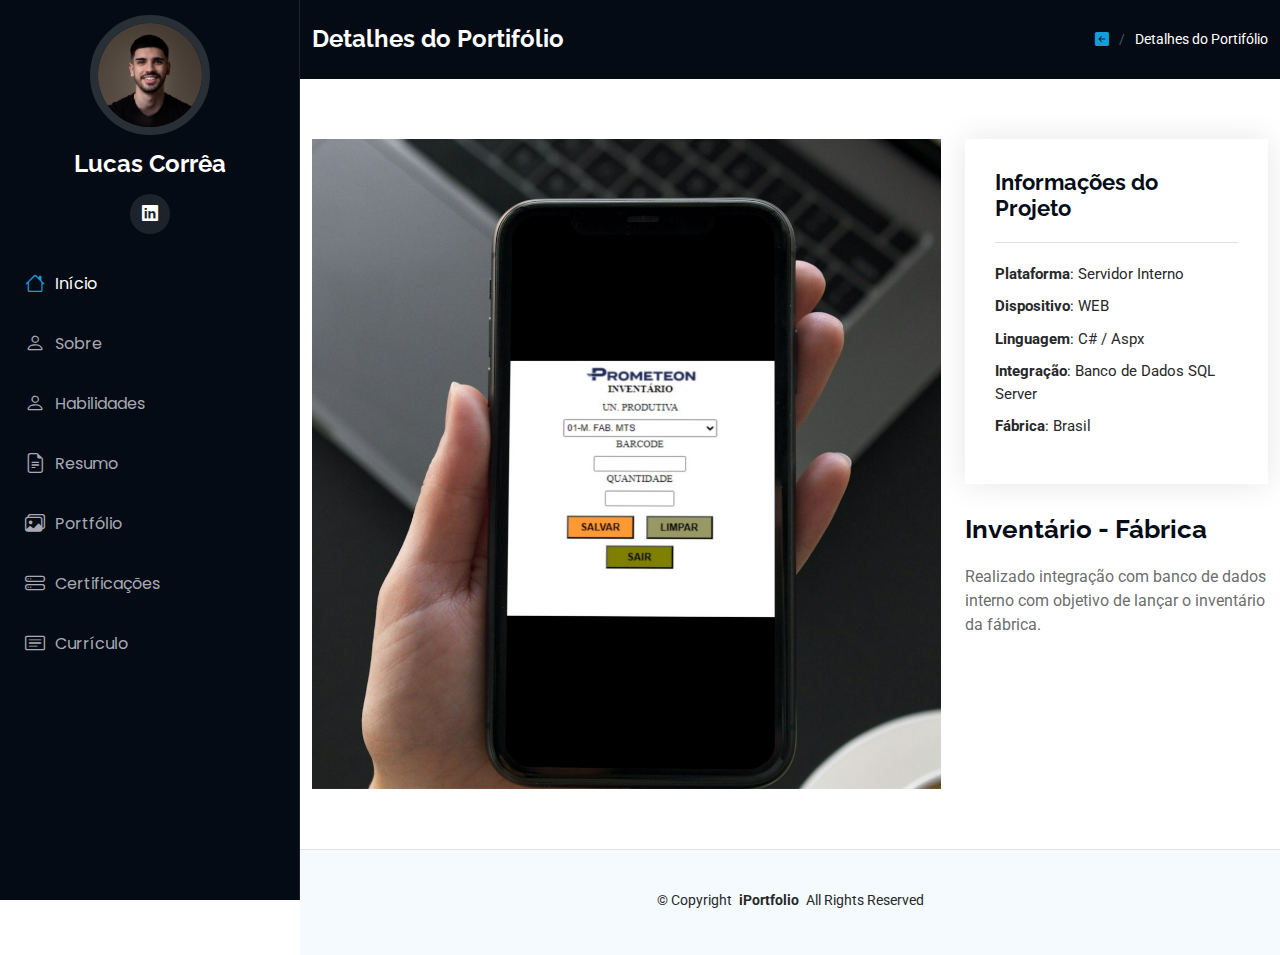
<file: pages/portfolio-details-inventario.html>
<!DOCTYPE html>
<html lang="en">

<head>
  <meta charset="utf-8">
  <meta content="width=device-width, initial-scale=1.0" name="viewport">
  <title>Portifólio Lucas Corrêa</title>
  <meta content="" name="description">
  <meta content="" name="keywords">

  <!-- Favicons -->
  <link href="../assets/img/favicon.png" rel="icon">
  <link href="../assets/img/apple-touch-icon.png" rel="apple-touch-icon">

  <!-- Fonts -->
  <link href="https://fonts.googleapis.com" rel="preconnect">
  <link href="https://fonts.gstatic.com" rel="preconnect" crossorigin>
  <link
    href="https://fonts.googleapis.com/css2?family=Roboto:ital,wght@0,100;0,300;0,400;0,500;0,700;0,900;1,100;1,300;1,400;1,500;1,700;1,900&family=Poppins:ital,wght@0,100;0,200;0,300;0,400;0,500;0,600;0,700;0,800;0,900;1,100;1,200;1,300;1,400;1,500;1,600;1,700;1,800;1,900&family=Raleway:ital,wght@0,100;0,200;0,300;0,400;0,500;0,600;0,700;0,800;0,900;1,100;1,200;1,300;1,400;1,500;1,600;1,700;1,800;1,900&display=swap"
    rel="stylesheet">

  <!-- Vendor CSS Files -->
  <link href="../assets/vendor/bootstrap/css/bootstrap.min.css" rel="stylesheet">
  <link href="../assets/vendor/bootstrap-icons/bootstrap-icons.css" rel="stylesheet">
  <link href="../assets/vendor/aos/aos.css" rel="stylesheet">
  <link href="../assets/vendor/glightbox/css/glightbox.min.css" rel="stylesheet">
  <link href="../assets/vendor/swiper/swiper-bundle.min.css" rel="stylesheet">

  <!-- Main CSS File -->
  <link href="../assets/css/main.css" rel="stylesheet">

</head>

<body class="portfolio-details-page">

  <header id="header" class="header dark-background d-flex flex-column">
    <i class="header-toggle d-xl-none bi bi-list"></i>

    <div class="profile-img">
      <img src="../assets/img/my-profile-img.jpg" alt="" class="img-fluid rounded-circle">
    </div>

    <a href="../index.html" class="logo d-flex align-items-center justify-content-center">
      <!-- Uncomment the line below if you also wish to use an image logo -->
      <!-- <img src="../assets/img/logo.png" alt=""> -->
      <h1 class="sitename">Lucas Corrêa</h1>
    </a>

    <div class="social-links text-center">
      <a href="https://linkedin.com/in/lucassouzac" class="linkedin" target="_blank" target="_blank"><i
          class="bi bi-linkedin"></i></a>
    </div>

    <nav id="navmenu" class="navmenu">
      <ul>
        <li><a href="../index.html#hero" class="active"><i class="bi bi-house navicon"></i>Início</a></li>
        <li><a href="../index.html#about"><i class="bi bi-person navicon"></i>Sobre</a></li>
        <li><a href="../index.html#skills"><i class="bi bi-person navicon"></i>Habilidades</a></li>
        <li><a href="../index.html#resume"><i class="bi bi-file-earmark-text navicon"></i>Resumo</a></li>
        <li><a href="../index.html#portfolio"><i class="bi bi-images navicon"></i>Portfólio</a></li>
        <li><a href="../index.html#services"><i class="bi bi-hdd-stack navicon"></i>Certificações</a></li>
        <li><a href="../assets/Lucas Corrêa CV.pdf" target="_blank"><i class="bi bi-card-text navicon"></i>Currículo</a></li>
        </li>
        <!--<li><a href="#contact"><i class="bi bi-envelope navicon"></i>Contato</a></li>-->
      </ul>
    </nav>

  </header>

  <main class="main">

    <!-- Page Title -->
    <div class="page-title dark-background">
      <div class="container d-lg-flex justify-content-between align-items-center">
        <h1 class="mb-2 mb-lg-0">Detalhes do Portifólio</h1>
        <nav class="breadcrumbs">
          <ol>
            <li><a href="../index.html#portfolio"><i class="bi bi-arrow-left-square-fill"></i></a></li>
            <li class="current">Detalhes do Portifólio</li>
          </ol>
        </nav>
      </div>
    </div><!-- End Page Title -->

    <!-- Portfolio Details Section -->
    <section id="portfolio-details" class="portfolio-details section">

      <div class="container" data-aos="fade-up" data-aos-delay="100">

        <div class="row gy-4">

          <div class="col-lg-8">
            <div class="portfolio-details-slider swiper init-swiper">

              <script type="application/json" class="swiper-config">
                {
                  "loop": true,
                  "speed": 600,
                  "autoplay": {
                    "delay": 5000
                  },
                  "slidesPerView": "auto",
                  "pagination": {
                    "el": ".swiper-pagination",
                    "type": "bullets",
                    "clickable": true
                  }
                }
              </script>

              <div class="swiper-wrapper align-items-center">

                <div class="swiper-slide">
                  <img src="../assets/img/portfolio/Inventario.jpg" alt="" style="width: 650px; height: 650px;">
                </div>


              </div>
              <div class="swiper-pagination"></div>
            </div>
          </div>

          <div class="col-lg-4">
            <div class="portfolio-info" data-aos="fade-up" data-aos-delay="200">
              <h3>Informações do Projeto</h3>
              <ul>
                <li><strong>Plataforma</strong>: Servidor Interno</li>
                <li><strong>Dispositivo</strong>: WEB</li>
                <li><strong>Linguagem</strong>: C# / Aspx</li>
                <li><strong>Integração</strong>: Banco de Dados SQL Server</li>
                <li><strong>Fábrica</strong>: Brasil</li>
              </ul>
            </div>
            <div class="portfolio-description" data-aos="fade-up" data-aos-delay="300">
              <h2>Inventário - Fábrica</h2>
              <p>
                Realizado integração com banco de dados interno com objetivo de lançar o inventário da fábrica.</p>
            </div>
          </div>

        </div>

      </div>

    </section><!-- /Portfolio Details Section -->

  </main>

  <footer id="footer" class="footer position-relative light-background">

    <div class="container">
      <div class="copyright text-center ">
        <p>© <span>Copyright</span> <strong class="px-1 sitename">iPortfolio</strong> <span>All Rights Reserved</span>
        </p>
      </div>
      <div class="credits">
        <!-- All the links in the footer should remain intact. -->
        <!-- You can delete the links only if you've purchased the pro version. -->
        <!-- Licensing information: https://bootstrapmade.com/license/ -->
        <!-- Purchase the pro version with working PHP/AJAX contact form: [buy-url] -->
        <!--Designed by <a href="https://bootstrapmade.com/">BootstrapMade</a> Distributed by <a href="https://themewagon.com">ThemeWagon</a>-->
      </div>
    </div>

  </footer>

  <!-- Scroll Top -->
  <a href="#" id="scroll-top" class="scroll-top d-flex align-items-center justify-content-center"><i
      class="bi bi-arrow-up-short"></i></a>

  <!-- Preloader -->
  <div id="preloader"></div>

  <!-- Vendor JS Files -->
  <script src="../assets/vendor/bootstrap/js/bootstrap.bundle.min.js"></script>
  <script src="../assets/vendor/php-email-form/validate.js"></script>
  <script src="../assets/vendor/aos/aos.js"></script>
  <script src="../assets/vendor/typed.js/typed.umd.js"></script>
  <script src="../assets/vendor/purecounter/purecounter_vanilla.js"></script>
  <script src="../assets/vendor/waypoints/noframework.waypoints.js"></script>
  <script src="../assets/vendor/glightbox/js/glightbox.min.js"></script>
  <script src="../assets/vendor/imagesloaded/imagesloaded.pkgd.min.js"></script>
  <script src="../assets/vendor/isotope-layout/isotope.pkgd.min.js"></script>
  <script src="../assets/vendor/swiper/swiper-bundle.min.js"></script>

  <!-- Main JS File -->
  <script src="../assets/js/main.js"></script>

</body>

</html>
</file>
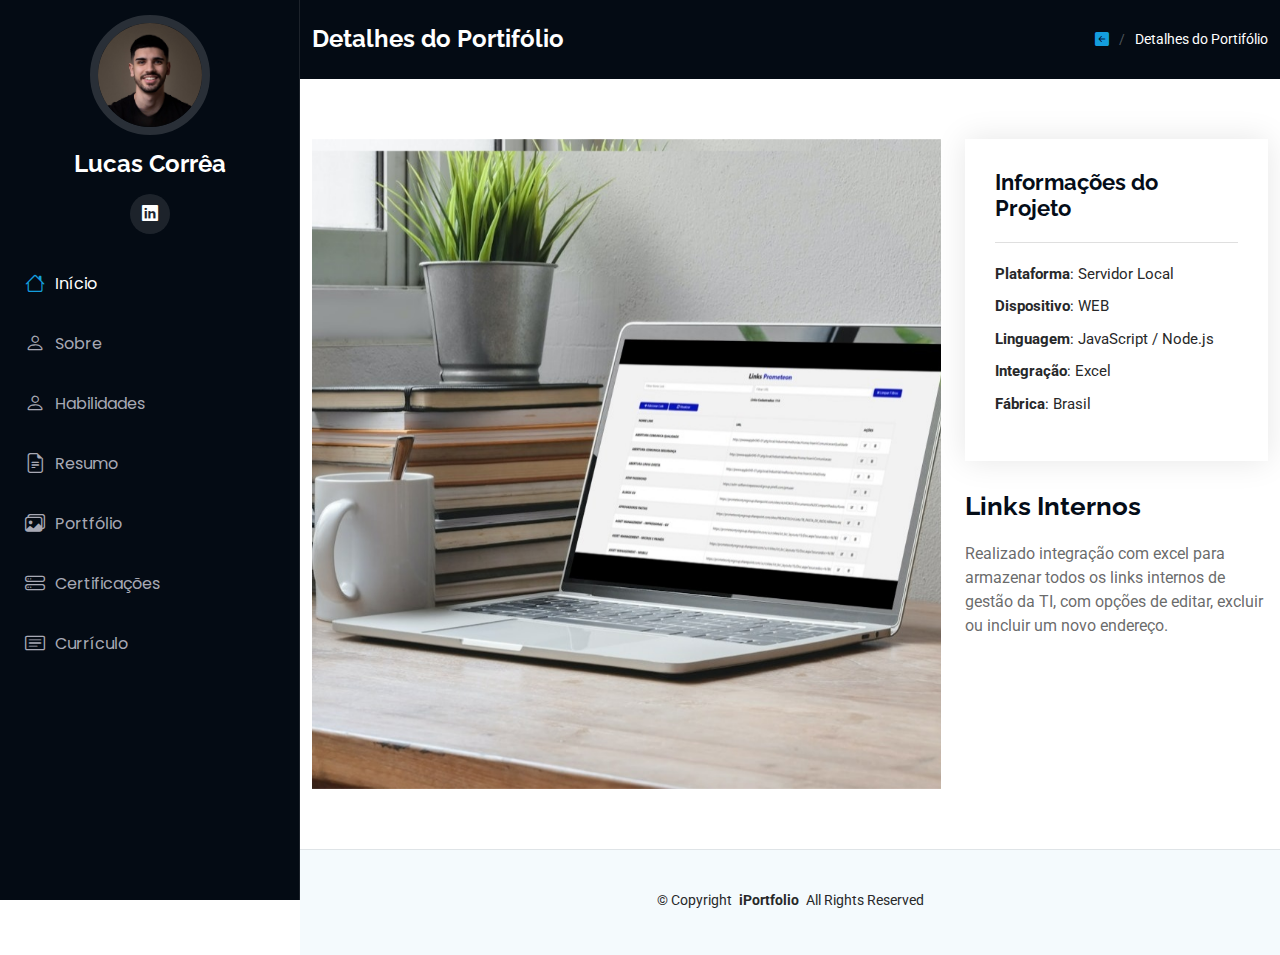
<file: pages/portfolio-details-links.html>
<!DOCTYPE html>
<html lang="en">

<head>
  <meta charset="utf-8">
  <meta content="width=device-width, initial-scale=1.0" name="viewport">
  <title>Portifólio Lucas Corrêa</title>
  <meta content="" name="description">
  <meta content="" name="keywords">

  <!-- Favicons -->
  <link href="../assets/img/favicon.png" rel="icon">
  <link href="../assets/img/apple-touch-icon.png" rel="apple-touch-icon">

  <!-- Fonts -->
  <link href="https://fonts.googleapis.com" rel="preconnect">
  <link href="https://fonts.gstatic.com" rel="preconnect" crossorigin>
  <link
    href="https://fonts.googleapis.com/css2?family=Roboto:ital,wght@0,100;0,300;0,400;0,500;0,700;0,900;1,100;1,300;1,400;1,500;1,700;1,900&family=Poppins:ital,wght@0,100;0,200;0,300;0,400;0,500;0,600;0,700;0,800;0,900;1,100;1,200;1,300;1,400;1,500;1,600;1,700;1,800;1,900&family=Raleway:ital,wght@0,100;0,200;0,300;0,400;0,500;0,600;0,700;0,800;0,900;1,100;1,200;1,300;1,400;1,500;1,600;1,700;1,800;1,900&display=swap"
    rel="stylesheet">

  <!-- Vendor CSS Files -->
  <link href="../assets/vendor/bootstrap/css/bootstrap.min.css" rel="stylesheet">
  <link href="../assets/vendor/bootstrap-icons/bootstrap-icons.css" rel="stylesheet">
  <link href="../assets/vendor/aos/aos.css" rel="stylesheet">
  <link href="../assets/vendor/glightbox/css/glightbox.min.css" rel="stylesheet">
  <link href="../assets/vendor/swiper/swiper-bundle.min.css" rel="stylesheet">

  <!-- Main CSS File -->
  <link href="../assets/css/main.css" rel="stylesheet">

</head>

<body class="portfolio-details-page">

  <header id="header" class="header dark-background d-flex flex-column">
    <i class="header-toggle d-xl-none bi bi-list"></i>

    <div class="profile-img">
      <img src="../assets/img/my-profile-img.jpg" alt="" class="img-fluid rounded-circle">
    </div>

    <a href="../index.html" class="logo d-flex align-items-center justify-content-center">
      <!-- Uncomment the line below if you also wish to use an image logo -->
      <!-- <img src="../assets/img/logo.png" alt=""> -->
      <h1 class="sitename">Lucas Corrêa</h1>
    </a>

    <div class="social-links text-center">
      <a href="https://linkedin.com/in/lucassouzac" class="linkedin" target="_blank" target="_blank"><i
          class="bi bi-linkedin"></i></a>
    </div>

    <nav id="navmenu" class="navmenu">
      <ul>
        <li><a href="../index.html#hero" class="active"><i class="bi bi-house navicon"></i>Início</a></li>
        <li><a href="../index.html#about"><i class="bi bi-person navicon"></i>Sobre</a></li>
        <li><a href="../index.html#skills"><i class="bi bi-person navicon"></i>Habilidades</a></li>
        <li><a href="../index.html#resume"><i class="bi bi-file-earmark-text navicon"></i>Resumo</a></li>
        <li><a href="../index.html#portfolio"><i class="bi bi-images navicon"></i>Portfólio</a></li>
        <li><a href="../index.html#services"><i class="bi bi-hdd-stack navicon"></i>Certificações</a></li>
        <li><a href="../assets/Lucas Corrêa CV.pdf" target="_blank"><i class="bi bi-card-text navicon"></i>Currículo</a></li>
        </li>
        <!--<li><a href="#contact"><i class="bi bi-envelope navicon"></i>Contato</a></li>-->
      </ul>
    </nav>

  </header>

  <main class="main">

    <!-- Page Title -->
    <div class="page-title dark-background">
      <div class="container d-lg-flex justify-content-between align-items-center">
        <h1 class="mb-2 mb-lg-0">Detalhes do Portifólio</h1>
        <nav class="breadcrumbs">
          <ol>
            <li><a href="../index.html#portfolio"><i class="bi bi-arrow-left-square-fill"></i></a></li>
            <li class="current">Detalhes do Portifólio</li>
          </ol>
        </nav>
      </div>
    </div><!-- End Page Title -->

    <!-- Portfolio Details Section -->
    <section id="portfolio-details" class="portfolio-details section">

      <div class="container" data-aos="fade-up" data-aos-delay="100">

        <div class="row gy-4">

          <div class="col-lg-8">
            <div class="portfolio-details-slider swiper init-swiper">

              <script type="application/json" class="swiper-config">
                {
                  "loop": true,
                  "speed": 600,
                  "autoplay": {
                    "delay": 5000
                  },
                  "slidesPerView": "auto",
                  "pagination": {
                    "el": ".swiper-pagination",
                    "type": "bullets",
                    "clickable": true
                  }
                }
              </script>

              <div class="swiper-wrapper align-items-center">

                <div class="swiper-slide">
                  <img src="../assets/img/portfolio/Links.jpg" alt="" style="width: 650px; height: 650px;">
                </div>

              </div>
              <div class="swiper-pagination"></div>
            </div>
          </div>

          <div class="col-lg-4">
            <div class="portfolio-info" data-aos="fade-up" data-aos-delay="200">
              <h3>Informações do Projeto</h3>
              <ul>
                <li><strong>Plataforma</strong>: Servidor Local</li>
                <li><strong>Dispositivo</strong>: WEB</li>
                <li><strong>Linguagem</strong>: JavaScript / Node.js</li>
                <li><strong>Integração</strong>: Excel</li>
                <li><strong>Fábrica</strong>: Brasil</li>
              </ul>
            </div>
            <div class="portfolio-description" data-aos="fade-up" data-aos-delay="300">
              <h2>Links Internos</h2>
              <p>
                Realizado integração com excel para armazenar todos os links internos de gestão da TI, com opções de
                editar, excluir ou incluir um novo endereço.
              </p>
            </div>
          </div>

        </div>

      </div>

    </section><!-- /Portfolio Details Section -->

  </main>

  <footer id="footer" class="footer position-relative light-background">

    <div class="container">
      <div class="copyright text-center ">
        <p>© <span>Copyright</span> <strong class="px-1 sitename">iPortfolio</strong> <span>All Rights Reserved</span>
        </p>
      </div>
      <div class="credits">
        <!-- All the links in the footer should remain intact. -->
        <!-- You can delete the links only if you've purchased the pro version. -->
        <!-- Licensing information: https://bootstrapmade.com/license/ -->
        <!-- Purchase the pro version with working PHP/AJAX contact form: [buy-url] -->
        <!--Designed by <a href="https://bootstrapmade.com/">BootstrapMade</a> Distributed by <a href="https://themewagon.com">ThemeWagon</a>-->
      </div>
    </div>

  </footer>

  <!-- Scroll Top -->
  <a href="#" id="scroll-top" class="scroll-top d-flex align-items-center justify-content-center"><i
      class="bi bi-arrow-up-short"></i></a>

  <!-- Preloader -->
  <div id="preloader"></div>

  <!-- Vendor JS Files -->
  <script src="../assets/vendor/bootstrap/js/bootstrap.bundle.min.js"></script>
  <script src="../assets/vendor/php-email-form/validate.js"></script>
  <script src="../assets/vendor/aos/aos.js"></script>
  <script src="../assets/vendor/typed.js/typed.umd.js"></script>
  <script src="../assets/vendor/purecounter/purecounter_vanilla.js"></script>
  <script src="../assets/vendor/waypoints/noframework.waypoints.js"></script>
  <script src="../assets/vendor/glightbox/js/glightbox.min.js"></script>
  <script src="../assets/vendor/imagesloaded/imagesloaded.pkgd.min.js"></script>
  <script src="../assets/vendor/isotope-layout/isotope.pkgd.min.js"></script>
  <script src="../assets/vendor/swiper/swiper-bundle.min.js"></script>

  <!-- Main JS File -->
  <script src="../assets/js/main.js"></script>

</body>

</html>
</file>
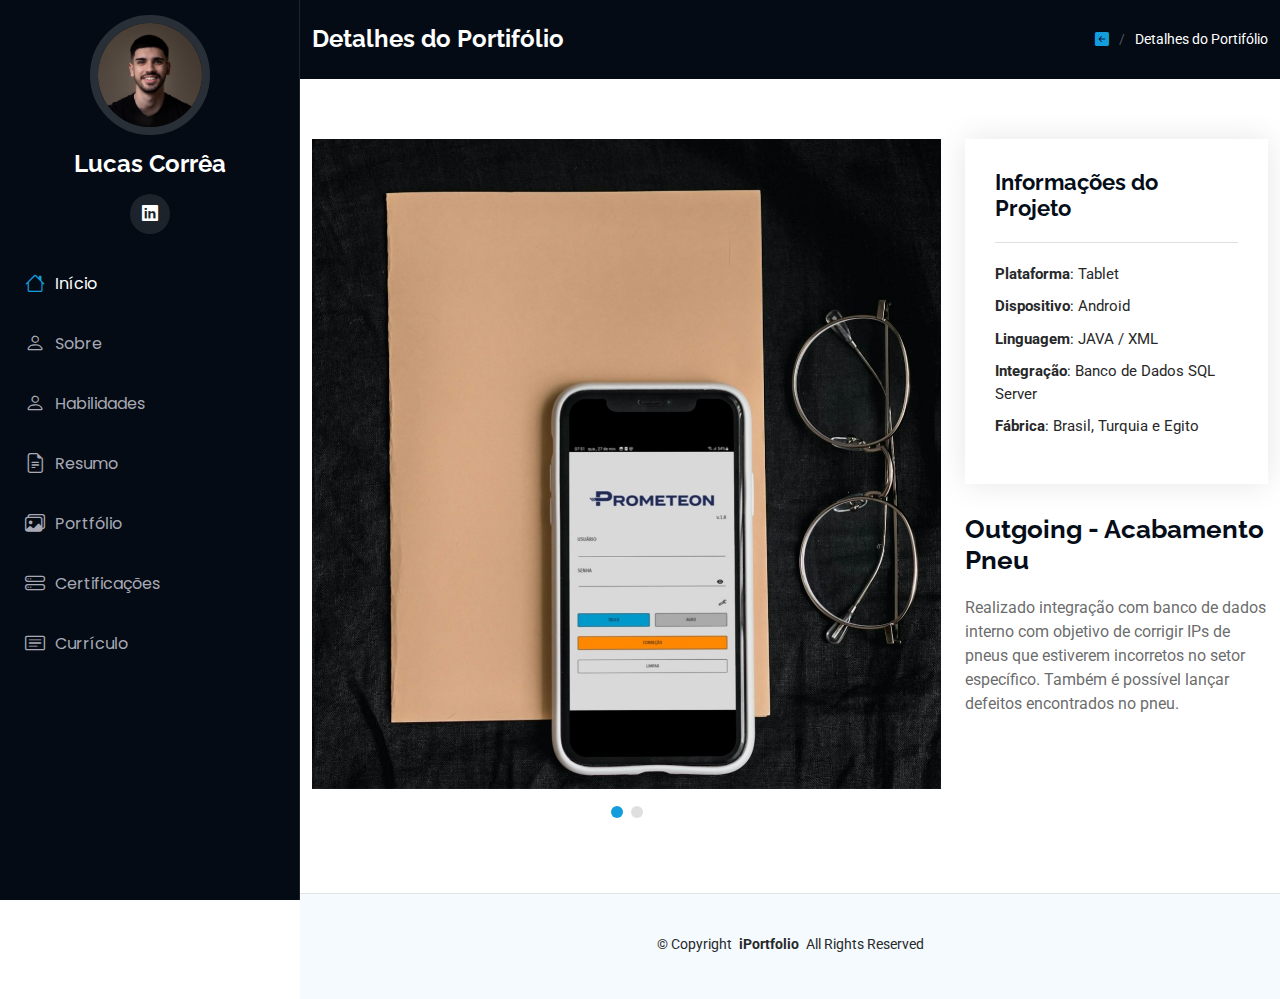
<file: pages/portfolio-details-outgoing.html>
<!DOCTYPE html>
<html lang="en">

<head>
  <meta charset="utf-8">
  <meta content="width=device-width, initial-scale=1.0" name="viewport">
  <title>Portifólio Lucas Corrêa</title>
  <meta content="" name="description">
  <meta content="" name="keywords">

  <!-- Favicons -->
  <link href="../assets/img/favicon.png" rel="icon">
  <link href="../assets/img/apple-touch-icon.png" rel="apple-touch-icon">

  <!-- Fonts -->
  <link href="https://fonts.googleapis.com" rel="preconnect">
  <link href="https://fonts.gstatic.com" rel="preconnect" crossorigin>
  <link
    href="https://fonts.googleapis.com/css2?family=Roboto:ital,wght@0,100;0,300;0,400;0,500;0,700;0,900;1,100;1,300;1,400;1,500;1,700;1,900&family=Poppins:ital,wght@0,100;0,200;0,300;0,400;0,500;0,600;0,700;0,800;0,900;1,100;1,200;1,300;1,400;1,500;1,600;1,700;1,800;1,900&family=Raleway:ital,wght@0,100;0,200;0,300;0,400;0,500;0,600;0,700;0,800;0,900;1,100;1,200;1,300;1,400;1,500;1,600;1,700;1,800;1,900&display=swap"
    rel="stylesheet">

  <!-- Vendor CSS Files -->
  <link href="../assets/vendor/bootstrap/css/bootstrap.min.css" rel="stylesheet">
  <link href="../assets/vendor/bootstrap-icons/bootstrap-icons.css" rel="stylesheet">
  <link href="../assets/vendor/aos/aos.css" rel="stylesheet">
  <link href="../assets/vendor/glightbox/css/glightbox.min.css" rel="stylesheet">
  <link href="../assets/vendor/swiper/swiper-bundle.min.css" rel="stylesheet">

  <!-- Main CSS File -->
  <link href="../assets/css/main.css" rel="stylesheet">

</head>

<body class="portfolio-details-page">

  <header id="header" class="header dark-background d-flex flex-column">
    <i class="header-toggle d-xl-none bi bi-list"></i>

    <div class="profile-img">
      <img src="../assets/img/my-profile-img.jpg" alt="" class="img-fluid rounded-circle">
    </div>

    <a href="../index.html" class="logo d-flex align-items-center justify-content-center">
      <!-- Uncomment the line below if you also wish to use an image logo -->
      <!-- <img src="../assets/img/logo.png" alt=""> -->
      <h1 class="sitename">Lucas Corrêa</h1>
    </a>

    <div class="social-links text-center">
      <a href="https://linkedin.com/in/lucassouzac" class="linkedin" target="_blank" target="_blank"><i
          class="bi bi-linkedin"></i></a>
    </div>

    <nav id="navmenu" class="navmenu">
      <ul>
        <li><a href="../index.html#hero" class="active"><i class="bi bi-house navicon"></i>Início</a></li>
        <li><a href="../index.html#about"><i class="bi bi-person navicon"></i>Sobre</a></li>
        <li><a href="../index.html#skills"><i class="bi bi-person navicon"></i>Habilidades</a></li>
        <li><a href="../index.html#resume"><i class="bi bi-file-earmark-text navicon"></i>Resumo</a></li>
        <li><a href="../index.html#portfolio"><i class="bi bi-images navicon"></i>Portfólio</a></li>
        <li><a href="../index.html#services"><i class="bi bi-hdd-stack navicon"></i>Certificações</a></li>
        <li><a href="../assets/Lucas Corrêa CV.pdf" target="_blank"><i class="bi bi-card-text navicon"></i>Currículo</a></li>
        </li>
        <!--<li><a href="#contact"><i class="bi bi-envelope navicon"></i>Contato</a></li>-->
      </ul>
    </nav>

  </header>

  <main class="main">

    <!-- Page Title -->
    <div class="page-title dark-background">
      <div class="container d-lg-flex justify-content-between align-items-center">
        <h1 class="mb-2 mb-lg-0">Detalhes do Portifólio</h1>
        <nav class="breadcrumbs">
          <ol>
            <li><a href="../index.html#portfolio"><i class="bi bi-arrow-left-square-fill"></i></a></li>
            <li class="current">Detalhes do Portifólio</li>
          </ol>
        </nav>
      </div>
    </div><!-- End Page Title -->

    <!-- Portfolio Details Section -->
    <section id="portfolio-details" class="portfolio-details section">

      <div class="container" data-aos="fade-up" data-aos-delay="100">

        <div class="row gy-4">

          <div class="col-lg-8">
            <div class="portfolio-details-slider swiper init-swiper">

              <script type="application/json" class="swiper-config">
                {
                  "loop": true,
                  "speed": 600,
                  "autoplay": {
                    "delay": 5000
                  },
                  "slidesPerView": "auto",
                  "pagination": {
                    "el": ".swiper-pagination",
                    "type": "bullets",
                    "clickable": true
                  }
                }
              </script>

              <div class="swiper-wrapper align-items-center">

                <div class="swiper-slide">
                  <img src="../assets/img/portfolio/Outgoing.jpg" alt="" style="width: 650px; height: 650px;">
                </div>

                <div class="swiper-slide">
                  <img src="../assets/img/portfolio/Outgoing2.jpg" alt="" style="width: 650px; height: 650px;">
                </div>

              </div>
              <div class="swiper-pagination"></div>
            </div>
          </div>

          <div class="col-lg-4">
            <div class="portfolio-info" data-aos="fade-up" data-aos-delay="200">
              <h3>Informações do Projeto</h3>
              <ul>
                <li><strong>Plataforma</strong>: Tablet</li>
                <li><strong>Dispositivo</strong>: Android</li>
                <li><strong>Linguagem</strong>: JAVA / XML</li>
                <li><strong>Integração</strong>: Banco de Dados SQL Server</li>
                <li><strong>Fábrica</strong>: Brasil, Turquia e Egito</li>
              </ul>
            </div>
            <div class="portfolio-description" data-aos="fade-up" data-aos-delay="300">
              <h2>Outgoing - Acabamento Pneu</h2>
              <p>
                Realizado integração com banco de dados interno com objetivo de corrigir IPs de pneus que estiverem
                incorretos no setor específico. Também é possível lançar defeitos encontrados no pneu.
              </p>
            </div>
          </div>

        </div>

      </div>

    </section><!-- /Portfolio Details Section -->

  </main>

  <footer id="footer" class="footer position-relative light-background">

    <div class="container">
      <div class="copyright text-center ">
        <p>© <span>Copyright</span> <strong class="px-1 sitename">iPortfolio</strong> <span>All Rights Reserved</span>
        </p>
      </div>
      <div class="credits">
        <!-- All the links in the footer should remain intact. -->
        <!-- You can delete the links only if you've purchased the pro version. -->
        <!-- Licensing information: https://bootstrapmade.com/license/ -->
        <!-- Purchase the pro version with working PHP/AJAX contact form: [buy-url] -->
        <!--Designed by <a href="https://bootstrapmade.com/">BootstrapMade</a> Distributed by <a href="https://themewagon.com">ThemeWagon</a>-->
      </div>
    </div>

  </footer>

  <!-- Scroll Top -->
  <a href="#" id="scroll-top" class="scroll-top d-flex align-items-center justify-content-center"><i
      class="bi bi-arrow-up-short"></i></a>

  <!-- Preloader -->
  <div id="preloader"></div>

  <!-- Vendor JS Files -->
  <script src="../assets/vendor/bootstrap/js/bootstrap.bundle.min.js"></script>
  <script src="../assets/vendor/php-email-form/validate.js"></script>
  <script src="../assets/vendor/aos/aos.js"></script>
  <script src="../assets/vendor/typed.js/typed.umd.js"></script>
  <script src="../assets/vendor/purecounter/purecounter_vanilla.js"></script>
  <script src="../assets/vendor/waypoints/noframework.waypoints.js"></script>
  <script src="../assets/vendor/glightbox/js/glightbox.min.js"></script>
  <script src="../assets/vendor/imagesloaded/imagesloaded.pkgd.min.js"></script>
  <script src="../assets/vendor/isotope-layout/isotope.pkgd.min.js"></script>
  <script src="../assets/vendor/swiper/swiper-bundle.min.js"></script>

  <!-- Main JS File -->
  <script src="../assets/js/main.js"></script>

</body>

</html>
</file>
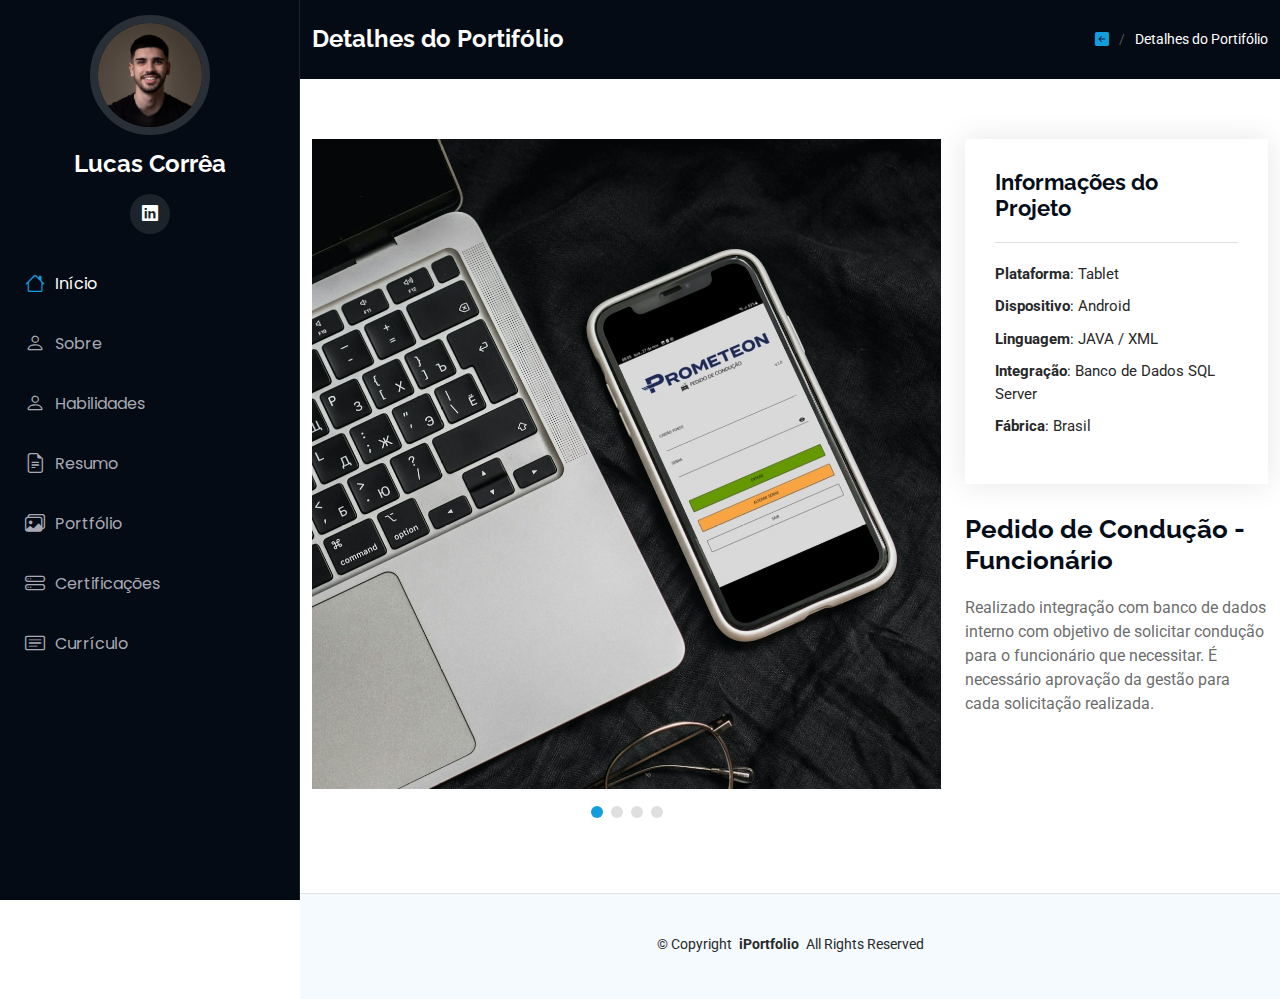
<file: pages/portfolio-details-pedidconducao.html>
<!DOCTYPE html>
<html lang="en">

<head>
  <meta charset="utf-8">
  <meta content="width=device-width, initial-scale=1.0" name="viewport">
  <title>Portifólio Lucas Corrêa</title>
  <meta content="" name="description">
  <meta content="" name="keywords">

  <!-- Favicons -->
  <link href="../assets/img/favicon.png" rel="icon">
  <link href="../assets/img/apple-touch-icon.png" rel="apple-touch-icon">

  <!-- Fonts -->
  <link href="https://fonts.googleapis.com" rel="preconnect">
  <link href="https://fonts.gstatic.com" rel="preconnect" crossorigin>
  <link
    href="https://fonts.googleapis.com/css2?family=Roboto:ital,wght@0,100;0,300;0,400;0,500;0,700;0,900;1,100;1,300;1,400;1,500;1,700;1,900&family=Poppins:ital,wght@0,100;0,200;0,300;0,400;0,500;0,600;0,700;0,800;0,900;1,100;1,200;1,300;1,400;1,500;1,600;1,700;1,800;1,900&family=Raleway:ital,wght@0,100;0,200;0,300;0,400;0,500;0,600;0,700;0,800;0,900;1,100;1,200;1,300;1,400;1,500;1,600;1,700;1,800;1,900&display=swap"
    rel="stylesheet">

  <!-- Vendor CSS Files -->
  <link href="../assets/vendor/bootstrap/css/bootstrap.min.css" rel="stylesheet">
  <link href="../assets/vendor/bootstrap-icons/bootstrap-icons.css" rel="stylesheet">
  <link href="../assets/vendor/aos/aos.css" rel="stylesheet">
  <link href="../assets/vendor/glightbox/css/glightbox.min.css" rel="stylesheet">
  <link href="../assets/vendor/swiper/swiper-bundle.min.css" rel="stylesheet">

  <!-- Main CSS File -->
  <link href="../assets/css/main.css" rel="stylesheet">

</head>

<body class="portfolio-details-page">

  <header id="header" class="header dark-background d-flex flex-column">
    <i class="header-toggle d-xl-none bi bi-list"></i>

    <div class="profile-img">
      <img src="../assets/img/my-profile-img.jpg" alt="" class="img-fluid rounded-circle">
    </div>

    <a href="../index.html" class="logo d-flex align-items-center justify-content-center">
      <!-- Uncomment the line below if you also wish to use an image logo -->
      <!-- <img src="../assets/img/logo.png" alt=""> -->
      <h1 class="sitename">Lucas Corrêa</h1>
    </a>

    <div class="social-links text-center">
      <a href="https://linkedin.com/in/lucassouzac" class="linkedin" target="_blank" target="_blank"><i
          class="bi bi-linkedin"></i></a>
    </div>

    <nav id="navmenu" class="navmenu">
      <ul>
        <li><a href="../index.html#hero" class="active"><i class="bi bi-house navicon"></i>Início</a></li>
        <li><a href="../index.html#about"><i class="bi bi-person navicon"></i>Sobre</a></li>
        <li><a href="../index.html#skills"><i class="bi bi-person navicon"></i>Habilidades</a></li>
        <li><a href="../index.html#resume"><i class="bi bi-file-earmark-text navicon"></i>Resumo</a></li>
        <li><a href="../index.html#portfolio"><i class="bi bi-images navicon"></i>Portfólio</a></li>
        <li><a href="../index.html#services"><i class="bi bi-hdd-stack navicon"></i>Certificações</a></li>
        <li><a href="../assets/Lucas Corrêa CV.pdf" target="_blank"><i class="bi bi-card-text navicon"></i>Currículo</a></li>
        </li>
        <!--<li><a href="#contact"><i class="bi bi-envelope navicon"></i>Contato</a></li>-->
      </ul>
    </nav>

  </header>

  <main class="main">

    <!-- Page Title -->
    <div class="page-title dark-background">
      <div class="container d-lg-flex justify-content-between align-items-center">
        <h1 class="mb-2 mb-lg-0">Detalhes do Portifólio</h1>
        <nav class="breadcrumbs">
          <ol>
            <li><a href="../index.html#portfolio"><i class="bi bi-arrow-left-square-fill"></i></a></li>
            <li class="current">Detalhes do Portifólio</li>
          </ol>
        </nav>
      </div>
    </div><!-- End Page Title -->

    <!-- Portfolio Details Section -->
    <section id="portfolio-details" class="portfolio-details section">

      <div class="container" data-aos="fade-up" data-aos-delay="100">

        <div class="row gy-4">

          <div class="col-lg-8">
            <div class="portfolio-details-slider swiper init-swiper">

              <script type="application/json" class="swiper-config">
                {
                  "loop": true,
                  "speed": 600,
                  "autoplay": {
                    "delay": 5000
                  },
                  "slidesPerView": "auto",
                  "pagination": {
                    "el": ".swiper-pagination",
                    "type": "bullets",
                    "clickable": true
                  }
                }
              </script>

              <div class="swiper-wrapper align-items-center">

                <div class="swiper-slide">
                  <img src="../assets/img/portfolio/Pedido.jpg" alt="" style="width: 650px; height: 650px;">
                </div>

                <div class="swiper-slide">
                  <img src="../assets/img/portfolio/Pedido2.jpg" alt="" style="width: 650px; height: 650px;">
                </div>

                <div class="swiper-slide">
                  <img src="../assets/img/portfolio/Pedido3.jpg" alt="" style="width: 650px; height: 650px;">
                </div>

                <div class="swiper-slide">
                  <img src="../assets/img/portfolio/Pedido4.jpg" alt="" style="width: 650px; height: 650px;">
                </div>

              </div>
              <div class="swiper-pagination"></div>
            </div>
          </div>

          <div class="col-lg-4">
            <div class="portfolio-info" data-aos="fade-up" data-aos-delay="200">
              <h3>Informações do Projeto</h3>
              <ul>
                <li><strong>Plataforma</strong>: Tablet</li>
                <li><strong>Dispositivo</strong>: Android</li>
                <li><strong>Linguagem</strong>: JAVA / XML</li>
                <li><strong>Integração</strong>: Banco de Dados SQL Server</li>
                <li><strong>Fábrica</strong>: Brasil</li>
              </ul>
            </div>
            <div class="portfolio-description" data-aos="fade-up" data-aos-delay="300">
              <h2>Pedido de Condução - Funcionário</h2>
              <p>
                Realizado integração com banco de dados interno com objetivo de solicitar condução para o funcionário
                que necessitar. É necessário aprovação da gestão para cada solicitação realizada.
              </p>
            </div>
          </div>

        </div>

      </div>

    </section><!-- /Portfolio Details Section -->

  </main>

  <footer id="footer" class="footer position-relative light-background">

    <div class="container">
      <div class="copyright text-center ">
        <p>© <span>Copyright</span> <strong class="px-1 sitename">iPortfolio</strong> <span>All Rights Reserved</span>
        </p>
      </div>
      <div class="credits">
        <!-- All the links in the footer should remain intact. -->
        <!-- You can delete the links only if you've purchased the pro version. -->
        <!-- Licensing information: https://bootstrapmade.com/license/ -->
        <!-- Purchase the pro version with working PHP/AJAX contact form: [buy-url] -->
        <!--Designed by <a href="https://bootstrapmade.com/">BootstrapMade</a> Distributed by <a href="https://themewagon.com">ThemeWagon</a>-->
      </div>
    </div>

  </footer>

  <!-- Scroll Top -->
  <a href="#" id="scroll-top" class="scroll-top d-flex align-items-center justify-content-center"><i
      class="bi bi-arrow-up-short"></i></a>

  <!-- Preloader -->
  <div id="preloader"></div>

  <!-- Vendor JS Files -->
  <script src="../assets/vendor/bootstrap/js/bootstrap.bundle.min.js"></script>
  <script src="../assets/vendor/php-email-form/validate.js"></script>
  <script src="../assets/vendor/aos/aos.js"></script>
  <script src="../assets/vendor/typed.js/typed.umd.js"></script>
  <script src="../assets/vendor/purecounter/purecounter_vanilla.js"></script>
  <script src="../assets/vendor/waypoints/noframework.waypoints.js"></script>
  <script src="../assets/vendor/glightbox/js/glightbox.min.js"></script>
  <script src="../assets/vendor/imagesloaded/imagesloaded.pkgd.min.js"></script>
  <script src="../assets/vendor/isotope-layout/isotope.pkgd.min.js"></script>
  <script src="../assets/vendor/swiper/swiper-bundle.min.js"></script>

  <!-- Main JS File -->
  <script src="../assets/js/main.js"></script>

</body>

</html>
</file>
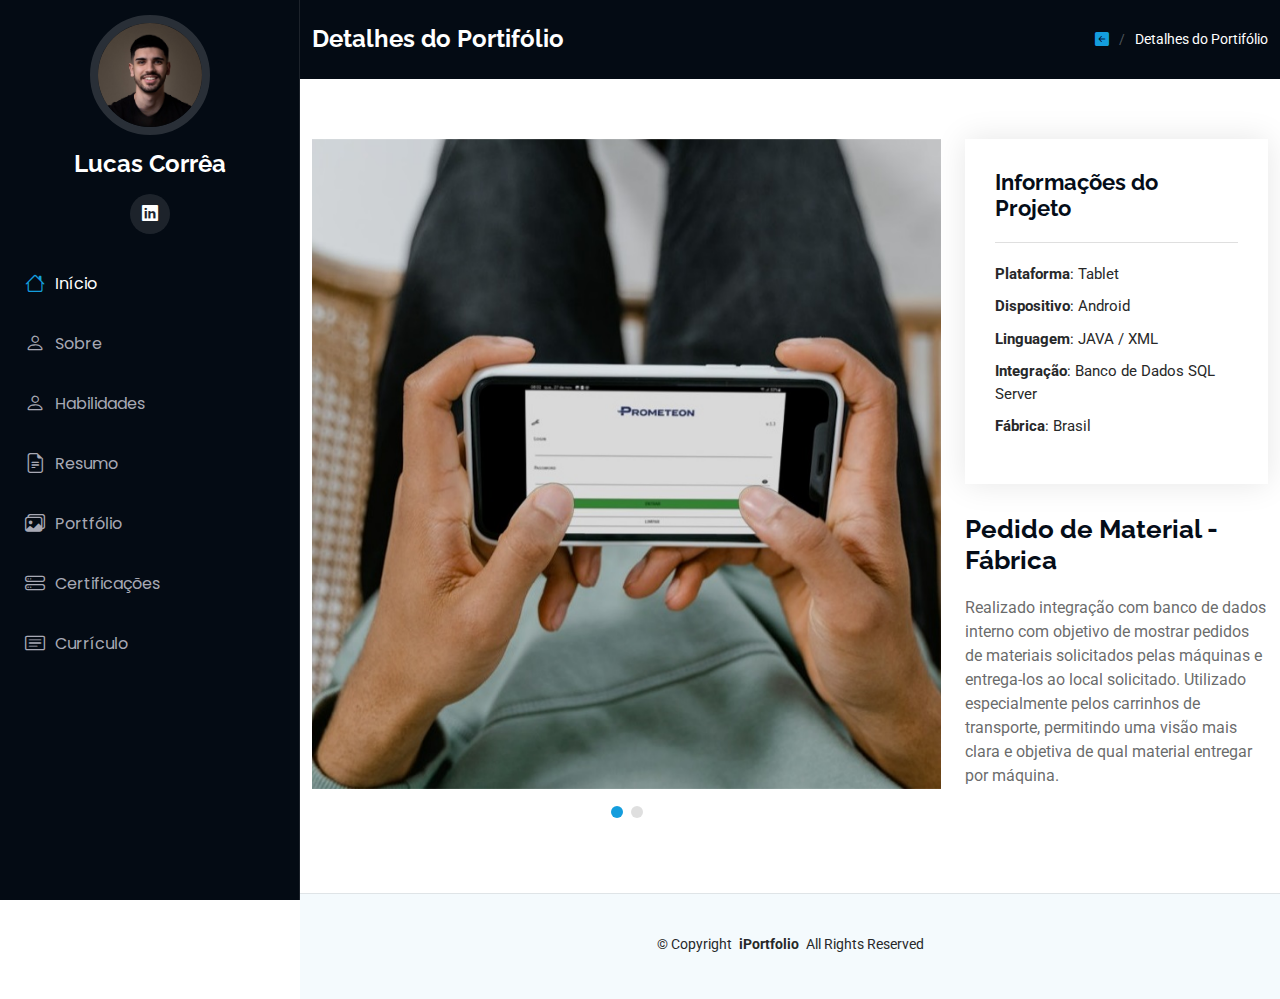
<file: pages/portfolio-details-pedidomaterial.html>
<!DOCTYPE html>
<html lang="en">

<head>
  <meta charset="utf-8">
  <meta content="width=device-width, initial-scale=1.0" name="viewport">
  <title>Portifólio Lucas Corrêa</title>
  <meta content="" name="description">
  <meta content="" name="keywords">

  <!-- Favicons -->
  <link href="../assets/img/favicon.png" rel="icon">
  <link href="../assets/img/apple-touch-icon.png" rel="apple-touch-icon">

  <!-- Fonts -->
  <link href="https://fonts.googleapis.com" rel="preconnect">
  <link href="https://fonts.gstatic.com" rel="preconnect" crossorigin>
  <link
    href="https://fonts.googleapis.com/css2?family=Roboto:ital,wght@0,100;0,300;0,400;0,500;0,700;0,900;1,100;1,300;1,400;1,500;1,700;1,900&family=Poppins:ital,wght@0,100;0,200;0,300;0,400;0,500;0,600;0,700;0,800;0,900;1,100;1,200;1,300;1,400;1,500;1,600;1,700;1,800;1,900&family=Raleway:ital,wght@0,100;0,200;0,300;0,400;0,500;0,600;0,700;0,800;0,900;1,100;1,200;1,300;1,400;1,500;1,600;1,700;1,800;1,900&display=swap"
    rel="stylesheet">

  <!-- Vendor CSS Files -->
  <link href="../assets/vendor/bootstrap/css/bootstrap.min.css" rel="stylesheet">
  <link href="../assets/vendor/bootstrap-icons/bootstrap-icons.css" rel="stylesheet">
  <link href="../assets/vendor/aos/aos.css" rel="stylesheet">
  <link href="../assets/vendor/glightbox/css/glightbox.min.css" rel="stylesheet">
  <link href="../assets/vendor/swiper/swiper-bundle.min.css" rel="stylesheet">

  <!-- Main CSS File -->
  <link href="../assets/css/main.css" rel="stylesheet">

</head>

<body class="portfolio-details-page">

  <header id="header" class="header dark-background d-flex flex-column">
    <i class="header-toggle d-xl-none bi bi-list"></i>

    <div class="profile-img">
      <img src="../assets/img/my-profile-img.jpg" alt="" class="img-fluid rounded-circle">
    </div>

    <a href="../index.html" class="logo d-flex align-items-center justify-content-center">
      <!-- Uncomment the line below if you also wish to use an image logo -->
      <!-- <img src="../assets/img/logo.png" alt=""> -->
      <h1 class="sitename">Lucas Corrêa</h1>
    </a>

    <div class="social-links text-center">
      <a href="https://linkedin.com/in/lucassouzac" class="linkedin" target="_blank" target="_blank"><i
          class="bi bi-linkedin"></i></a>
    </div>

    <nav id="navmenu" class="navmenu">
      <ul>
        <li><a href="../index.html#hero" class="active"><i class="bi bi-house navicon"></i>Início</a></li>
        <li><a href="../index.html#about"><i class="bi bi-person navicon"></i>Sobre</a></li>
        <li><a href="../index.html#skills"><i class="bi bi-person navicon"></i>Habilidades</a></li>
        <li><a href="../index.html#resume"><i class="bi bi-file-earmark-text navicon"></i>Resumo</a></li>
        <li><a href="../index.html#portfolio"><i class="bi bi-images navicon"></i>Portfólio</a></li>
        <li><a href="../index.html#services"><i class="bi bi-hdd-stack navicon"></i>Certificações</a></li>
        <li><a href="../assets/Lucas Corrêa CV.pdf" target="_blank"><i class="bi bi-card-text navicon"></i>Currículo</a></li>
        </li>
        <!--<li><a href="#contact"><i class="bi bi-envelope navicon"></i>Contato</a></li>-->
      </ul>
    </nav>

  </header>

  <main class="main">

    <!-- Page Title -->
    <div class="page-title dark-background">
      <div class="container d-lg-flex justify-content-between align-items-center">
        <h1 class="mb-2 mb-lg-0">Detalhes do Portifólio</h1>
        <nav class="breadcrumbs">
          <ol>
            <li><a href="../index.html#portfolio"><i class="bi bi-arrow-left-square-fill"></i></a></li>
            <li class="current">Detalhes do Portifólio</li>
          </ol>
        </nav>
      </div>
    </div><!-- End Page Title -->

    <!-- Portfolio Details Section -->
    <section id="portfolio-details" class="portfolio-details section">

      <div class="container" data-aos="fade-up" data-aos-delay="100">

        <div class="row gy-4">

          <div class="col-lg-8">
            <div class="portfolio-details-slider swiper init-swiper">

              <script type="application/json" class="swiper-config">
                {
                  "loop": true,
                  "speed": 600,
                  "autoplay": {
                    "delay": 5000
                  },
                  "slidesPerView": "auto",
                  "pagination": {
                    "el": ".swiper-pagination",
                    "type": "bullets",
                    "clickable": true
                  }
                }
              </script>

              <div class="swiper-wrapper align-items-center">

                <div class="swiper-slide">
                  <img src="../assets/img/portfolio/Pedidomaterial.jpg" alt="" style="width: 650px; height: 650px;">
                </div>

                <div class="swiper-slide">
                  <img src="../assets/img/portfolio/Pedidomaterial2.jpg" alt="" style="width: 650px; height: 650px;">
                </div>

              </div>
              <div class="swiper-pagination"></div>
            </div>
          </div>

          <div class="col-lg-4">
            <div class="portfolio-info" data-aos="fade-up" data-aos-delay="200">
              <h3>Informações do Projeto</h3>
              <ul>
                <li><strong>Plataforma</strong>: Tablet</li>
                <li><strong>Dispositivo</strong>: Android</li>
                <li><strong>Linguagem</strong>: JAVA / XML</li>
                <li><strong>Integração</strong>: Banco de Dados SQL Server</li>
                <li><strong>Fábrica</strong>: Brasil</li>
              </ul>
            </div>
            <div class="portfolio-description" data-aos="fade-up" data-aos-delay="300">
              <h2>Pedido de Material - Fábrica</h2>
              <p>
                Realizado integração com banco de dados interno com objetivo de mostrar pedidos de materiais solicitados
                pelas máquinas e entrega-los ao local solicitado. Utilizado especialmente pelos carrinhos de transporte,
                permitindo uma visão mais clara e objetiva de qual material entregar por máquina.
              </p>
            </div>
          </div>

        </div>

      </div>

    </section><!-- /Portfolio Details Section -->

  </main>

  <footer id="footer" class="footer position-relative light-background">

    <div class="container">
      <div class="copyright text-center ">
        <p>© <span>Copyright</span> <strong class="px-1 sitename">iPortfolio</strong> <span>All Rights Reserved</span>
        </p>
      </div>
      <div class="credits">
        <!-- All the links in the footer should remain intact. -->
        <!-- You can delete the links only if you've purchased the pro version. -->
        <!-- Licensing information: https://bootstrapmade.com/license/ -->
        <!-- Purchase the pro version with working PHP/AJAX contact form: [buy-url] -->
        <!--Designed by <a href="https://bootstrapmade.com/">BootstrapMade</a> Distributed by <a href="https://themewagon.com">ThemeWagon</a>-->
      </div>
    </div>

  </footer>

  <!-- Scroll Top -->
  <a href="#" id="scroll-top" class="scroll-top d-flex align-items-center justify-content-center"><i
      class="bi bi-arrow-up-short"></i></a>

  <!-- Preloader -->
  <div id="preloader"></div>

  <!-- Vendor JS Files -->
  <script src="../assets/vendor/bootstrap/js/bootstrap.bundle.min.js"></script>
  <script src="../assets/vendor/php-email-form/validate.js"></script>
  <script src="../assets/vendor/aos/aos.js"></script>
  <script src="../assets/vendor/typed.js/typed.umd.js"></script>
  <script src="../assets/vendor/purecounter/purecounter_vanilla.js"></script>
  <script src="../assets/vendor/waypoints/noframework.waypoints.js"></script>
  <script src="../assets/vendor/glightbox/js/glightbox.min.js"></script>
  <script src="../assets/vendor/imagesloaded/imagesloaded.pkgd.min.js"></script>
  <script src="../assets/vendor/isotope-layout/isotope.pkgd.min.js"></script>
  <script src="../assets/vendor/swiper/swiper-bundle.min.js"></script>

  <!-- Main JS File -->
  <script src="../assets/js/main.js"></script>

</body>

</html>
</file>
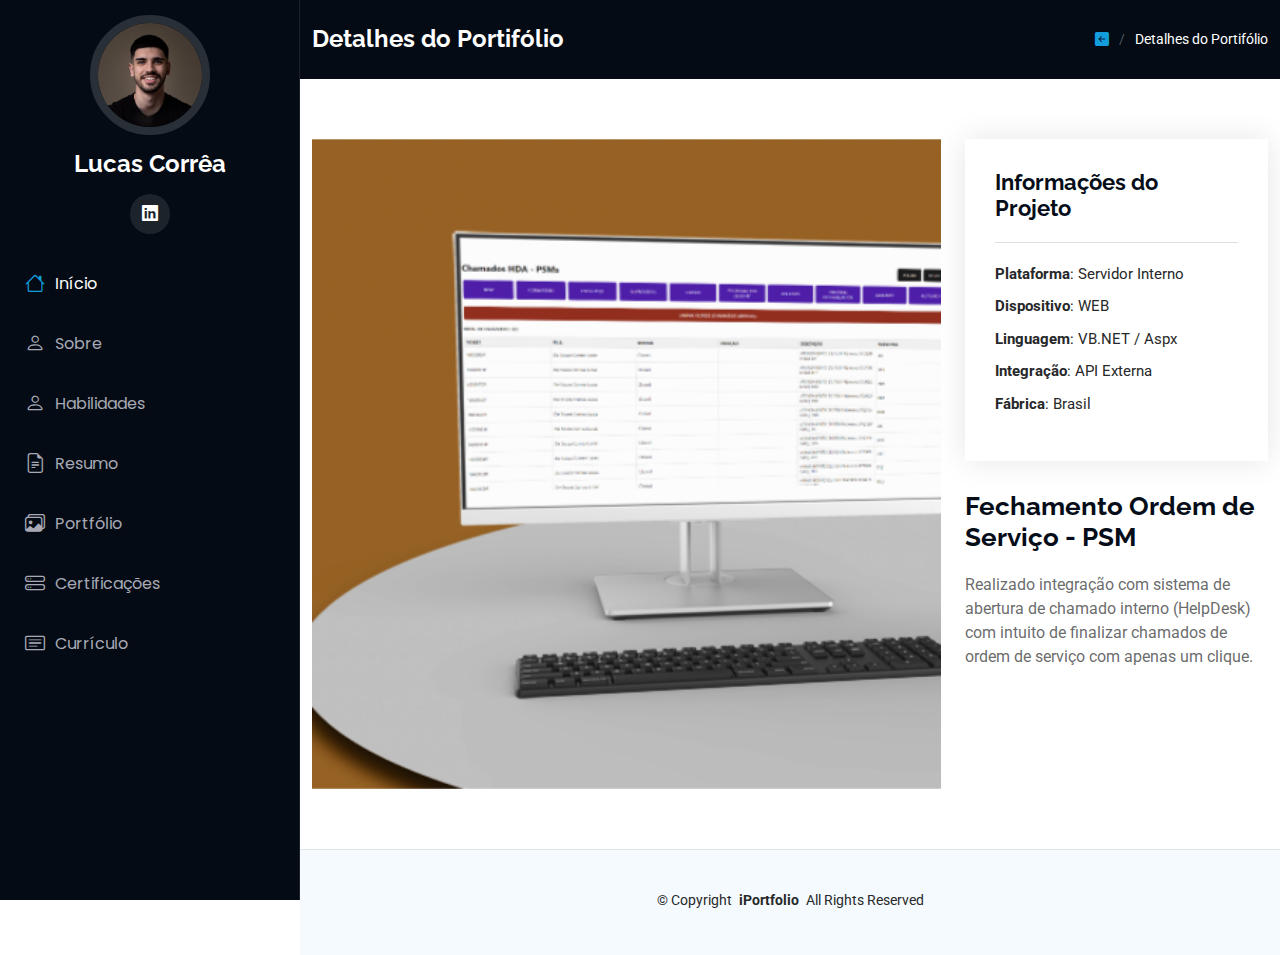
<file: pages/portfolio-details-psm.html>
<!DOCTYPE html>
<html lang="en">

<head>
  <meta charset="utf-8">
  <meta content="width=device-width, initial-scale=1.0" name="viewport">
  <title>Portifólio Lucas Corrêa</title>
  <meta content="" name="description">
  <meta content="" name="keywords">

  <!-- Favicons -->
  <link href="../assets/img/favicon.png" rel="icon">
  <link href="../assets/img/apple-touch-icon.png" rel="apple-touch-icon">

  <!-- Fonts -->
  <link href="https://fonts.googleapis.com" rel="preconnect">
  <link href="https://fonts.gstatic.com" rel="preconnect" crossorigin>
  <link
    href="https://fonts.googleapis.com/css2?family=Roboto:ital,wght@0,100;0,300;0,400;0,500;0,700;0,900;1,100;1,300;1,400;1,500;1,700;1,900&family=Poppins:ital,wght@0,100;0,200;0,300;0,400;0,500;0,600;0,700;0,800;0,900;1,100;1,200;1,300;1,400;1,500;1,600;1,700;1,800;1,900&family=Raleway:ital,wght@0,100;0,200;0,300;0,400;0,500;0,600;0,700;0,800;0,900;1,100;1,200;1,300;1,400;1,500;1,600;1,700;1,800;1,900&display=swap"
    rel="stylesheet">

  <!-- Vendor CSS Files -->
  <link href="../assets/vendor/bootstrap/css/bootstrap.min.css" rel="stylesheet">
  <link href="../assets/vendor/bootstrap-icons/bootstrap-icons.css" rel="stylesheet">
  <link href="../assets/vendor/aos/aos.css" rel="stylesheet">
  <link href="../assets/vendor/glightbox/css/glightbox.min.css" rel="stylesheet">
  <link href="../assets/vendor/swiper/swiper-bundle.min.css" rel="stylesheet">

  <!-- Main CSS File -->
  <link href="../assets/css/main.css" rel="stylesheet">

</head>

<body class="portfolio-details-page">

  <header id="header" class="header dark-background d-flex flex-column">
    <i class="header-toggle d-xl-none bi bi-list"></i>

    <div class="profile-img">
      <img src="../assets/img/my-profile-img.jpg" alt="" class="img-fluid rounded-circle">
    </div>

    <a href="../index.html" class="logo d-flex align-items-center justify-content-center">
      <!-- Uncomment the line below if you also wish to use an image logo -->
      <!-- <img src="../assets/img/logo.png" alt=""> -->
      <h1 class="sitename">Lucas Corrêa</h1>
    </a>

    <div class="social-links text-center">
      <a href="https://linkedin.com/in/lucassouzac" class="linkedin" target="_blank" target="_blank"><i
          class="bi bi-linkedin"></i></a>
    </div>

    <nav id="navmenu" class="navmenu">
      <ul>
        <li><a href="../index.html#hero" class="active"><i class="bi bi-house navicon"></i>Início</a></li>
        <li><a href="../index.html#about"><i class="bi bi-person navicon"></i>Sobre</a></li>
        <li><a href="../index.html#skills"><i class="bi bi-person navicon"></i>Habilidades</a></li>
        <li><a href="../index.html#resume"><i class="bi bi-file-earmark-text navicon"></i>Resumo</a></li>
        <li><a href="../index.html#portfolio"><i class="bi bi-images navicon"></i>Portfólio</a></li>
        <li><a href="../index.html#services"><i class="bi bi-hdd-stack navicon"></i>Certificações</a></li>
        <li><a href="../assets/Lucas Corrêa CV.pdf" target="_blank"><i class="bi bi-card-text navicon"></i>Currículo</a></li>
        </li>
        <!--<li><a href="#contact"><i class="bi bi-envelope navicon"></i>Contato</a></li>-->
      </ul>
    </nav>

  </header>

  <main class="main">

    <!-- Page Title -->
    <div class="page-title dark-background">
      <div class="container d-lg-flex justify-content-between align-items-center">
        <h1 class="mb-2 mb-lg-0">Detalhes do Portifólio</h1>
        <nav class="breadcrumbs">
          <ol>
            <li><a href="../index.html#portfolio"><i class="bi bi-arrow-left-square-fill"></i></a></li>
            <li class="current">Detalhes do Portifólio</li>
          </ol>
        </nav>
      </div>
    </div><!-- End Page Title -->

    <!-- Portfolio Details Section -->
    <section id="portfolio-details" class="portfolio-details section">

      <div class="container" data-aos="fade-up" data-aos-delay="100">

        <div class="row gy-4">

          <div class="col-lg-8">
            <div class="portfolio-details-slider swiper init-swiper">

              <script type="application/json" class="swiper-config">
                {
                  "loop": true,
                  "speed": 600,
                  "autoplay": {
                    "delay": 5000
                  },
                  "slidesPerView": "auto",
                  "pagination": {
                    "el": ".swiper-pagination",
                    "type": "bullets",
                    "clickable": true
                  }
                }
              </script>

              <div class="swiper-wrapper align-items-center">

                <div class="swiper-slide">
                  <img src="../assets/img/portfolio/PSM.png" alt="" style="width: 650px; height: 650px;">
                </div>

              </div>
              <div class="swiper-pagination"></div>
            </div>
          </div>

          <div class="col-lg-4">
            <div class="portfolio-info" data-aos="fade-up" data-aos-delay="200">
              <h3>Informações do Projeto</h3>
              <ul>
                <li><strong>Plataforma</strong>: Servidor Interno</li>
                <li><strong>Dispositivo</strong>: WEB</li>
                <li><strong>Linguagem</strong>: VB.NET / Aspx</li>
                <li><strong>Integração</strong>: API Externa</li>
                <li><strong>Fábrica</strong>: Brasil</li>
              </ul>
            </div>
            <div class="portfolio-description" data-aos="fade-up" data-aos-delay="300">
              <h2>Fechamento Ordem de Serviço - PSM</h2>
              <p>
                Realizado integração com sistema de abertura de chamado interno (HelpDesk) com intuito de finalizar
                chamados de ordem de serviço com apenas um clique.</p>
            </div>
          </div>

        </div>

      </div>

    </section><!-- /Portfolio Details Section -->

  </main>

  <footer id="footer" class="footer position-relative light-background">

    <div class="container">
      <div class="copyright text-center ">
        <p>© <span>Copyright</span> <strong class="px-1 sitename">iPortfolio</strong> <span>All Rights Reserved</span>
        </p>
      </div>
      <div class="credits">
        <!-- All the links in the footer should remain intact. -->
        <!-- You can delete the links only if you've purchased the pro version. -->
        <!-- Licensing information: https://bootstrapmade.com/license/ -->
        <!-- Purchase the pro version with working PHP/AJAX contact form: [buy-url] -->
        <!--Designed by <a href="https://bootstrapmade.com/">BootstrapMade</a> Distributed by <a href="https://themewagon.com">ThemeWagon</a>-->
      </div>
    </div>

  </footer>

  <!-- Scroll Top -->
  <a href="#" id="scroll-top" class="scroll-top d-flex align-items-center justify-content-center"><i
      class="bi bi-arrow-up-short"></i></a>

  <!-- Preloader -->
  <div id="preloader"></div>

  <!-- Vendor JS Files -->
  <script src="../assets/vendor/bootstrap/js/bootstrap.bundle.min.js"></script>
  <script src="../assets/vendor/php-email-form/validate.js"></script>
  <script src="../assets/vendor/aos/aos.js"></script>
  <script src="../assets/vendor/typed.js/typed.umd.js"></script>
  <script src="../assets/vendor/purecounter/purecounter_vanilla.js"></script>
  <script src="../assets/vendor/waypoints/noframework.waypoints.js"></script>
  <script src="../assets/vendor/glightbox/js/glightbox.min.js"></script>
  <script src="../assets/vendor/imagesloaded/imagesloaded.pkgd.min.js"></script>
  <script src="../assets/vendor/isotope-layout/isotope.pkgd.min.js"></script>
  <script src="../assets/vendor/swiper/swiper-bundle.min.js"></script>

  <!-- Main JS File -->
  <script src="../assets/js/main.js"></script>

</body>

</html>
</file>
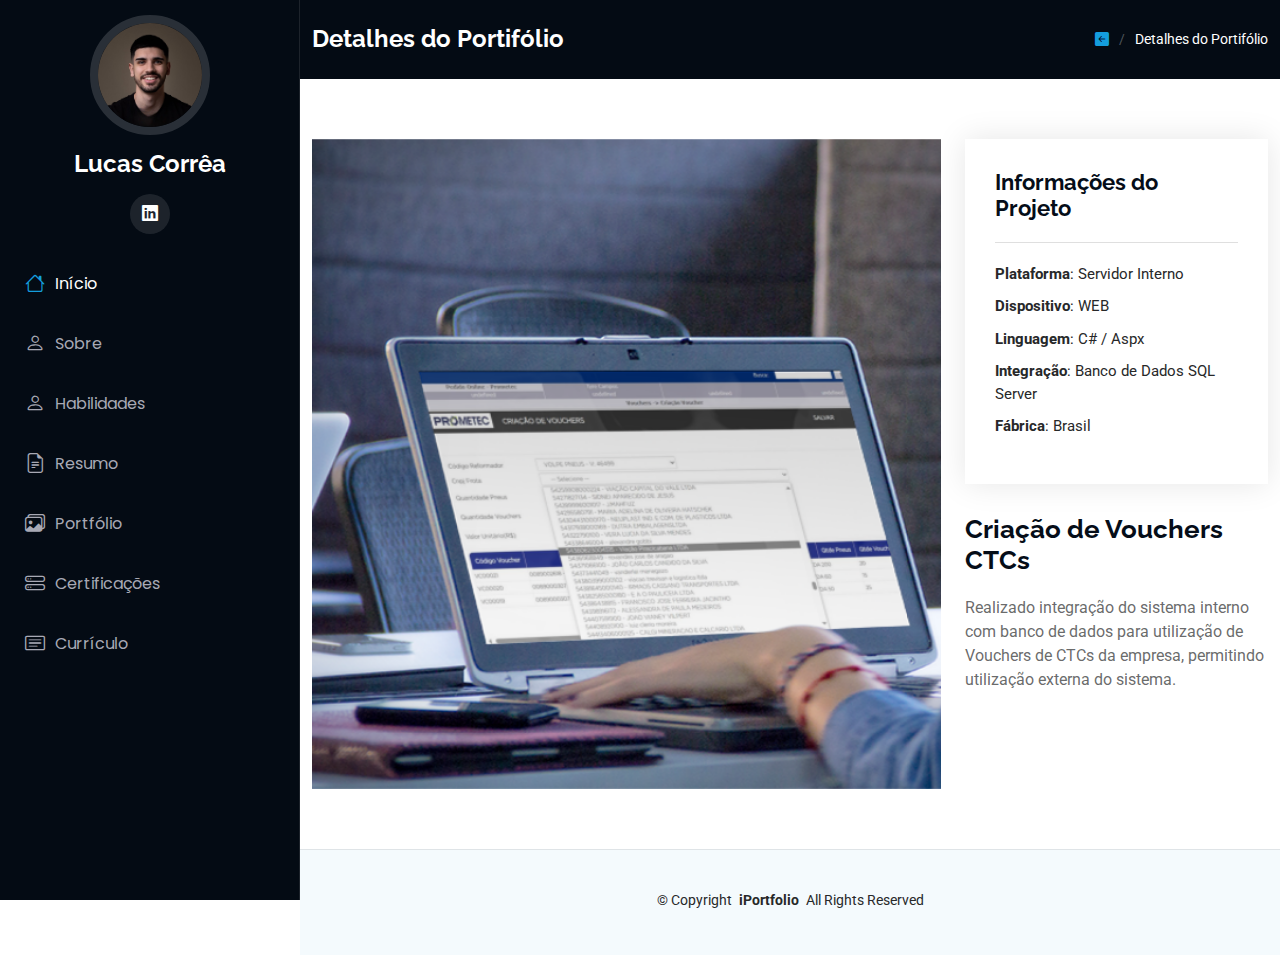
<file: pages/portfolio-details-vouchers.html>
<!DOCTYPE html>
<html lang="en">

<head>
  <meta charset="utf-8">
  <meta content="width=device-width, initial-scale=1.0" name="viewport">
  <title>Portifólio Lucas Corrêa</title>
  <meta content="" name="description">
  <meta content="" name="keywords">

  <!-- Favicons -->
  <link href="../assets/img/favicon.png" rel="icon">
  <link href="../assets/img/apple-touch-icon.png" rel="apple-touch-icon">

  <!-- Fonts -->
  <link href="https://fonts.googleapis.com" rel="preconnect">
  <link href="https://fonts.gstatic.com" rel="preconnect" crossorigin>
  <link
    href="https://fonts.googleapis.com/css2?family=Roboto:ital,wght@0,100;0,300;0,400;0,500;0,700;0,900;1,100;1,300;1,400;1,500;1,700;1,900&family=Poppins:ital,wght@0,100;0,200;0,300;0,400;0,500;0,600;0,700;0,800;0,900;1,100;1,200;1,300;1,400;1,500;1,600;1,700;1,800;1,900&family=Raleway:ital,wght@0,100;0,200;0,300;0,400;0,500;0,600;0,700;0,800;0,900;1,100;1,200;1,300;1,400;1,500;1,600;1,700;1,800;1,900&display=swap"
    rel="stylesheet">

  <!-- Vendor CSS Files -->
  <link href="../assets/vendor/bootstrap/css/bootstrap.min.css" rel="stylesheet">
  <link href="../assets/vendor/bootstrap-icons/bootstrap-icons.css" rel="stylesheet">
  <link href="../assets/vendor/aos/aos.css" rel="stylesheet">
  <link href="../assets/vendor/glightbox/css/glightbox.min.css" rel="stylesheet">
  <link href="../assets/vendor/swiper/swiper-bundle.min.css" rel="stylesheet">

  <!-- Main CSS File -->
  <link href="../assets/css/main.css" rel="stylesheet">

</head>

<body class="portfolio-details-page">

  <header id="header" class="header dark-background d-flex flex-column">
    <i class="header-toggle d-xl-none bi bi-list"></i>

    <div class="profile-img">
      <img src="../assets/img/my-profile-img.jpg" alt="" class="img-fluid rounded-circle">
    </div>

    <a href="../index.html" class="logo d-flex align-items-center justify-content-center">
      <!-- Uncomment the line below if you also wish to use an image logo -->
      <!-- <img src="../assets/img/logo.png" alt=""> -->
      <h1 class="sitename">Lucas Corrêa</h1>
    </a>

    <div class="social-links text-center">
      <a href="https://linkedin.com/in/lucassouzac" class="linkedin" target="_blank" target="_blank"><i
          class="bi bi-linkedin"></i></a>
    </div>

    <nav id="navmenu" class="navmenu">
      <ul>
        <li><a href="../index.html#hero" class="active"><i class="bi bi-house navicon"></i>Início</a></li>
        <li><a href="../index.html#about"><i class="bi bi-person navicon"></i>Sobre</a></li>
        <li><a href="../index.html#skills"><i class="bi bi-person navicon"></i>Habilidades</a></li>
        <li><a href="../index.html#resume"><i class="bi bi-file-earmark-text navicon"></i>Resumo</a></li>
        <li><a href="../index.html#portfolio"><i class="bi bi-images navicon"></i>Portfólio</a></li>
        <li><a href="../index.html#services"><i class="bi bi-hdd-stack navicon"></i>Certificações</a></li>
        <li><a href="../assets/Lucas Corrêa CV.pdf" target="_blank"><i class="bi bi-card-text navicon"></i>Currículo</a></li>
        </li>
        <!--<li><a href="#contact"><i class="bi bi-envelope navicon"></i>Contato</a></li>-->
      </ul>
    </nav>

  </header>

  <main class="main">

    <!-- Page Title -->
    <div class="page-title dark-background">
      <div class="container d-lg-flex justify-content-between align-items-center">
        <h1 class="mb-2 mb-lg-0">Detalhes do Portifólio</h1>
        <nav class="breadcrumbs">
          <ol>
            <li><a href="../index.html#portfolio"><i class="bi bi-arrow-left-square-fill"></i></a></li>
            <li class="current">Detalhes do Portifólio</li>
          </ol>
        </nav>
      </div>
    </div><!-- End Page Title -->

    <!-- Portfolio Details Section -->
    <section id="portfolio-details" class="portfolio-details section">

      <div class="container" data-aos="fade-up" data-aos-delay="100">

        <div class="row gy-4">

          <div class="col-lg-8">
            <div class="portfolio-details-slider swiper init-swiper">

              <script type="application/json" class="swiper-config">
                {
                  "loop": true,
                  "speed": 600,
                  "autoplay": {
                    "delay": 5000
                  },
                  "slidesPerView": "auto",
                  "pagination": {
                    "el": ".swiper-pagination",
                    "type": "bullets",
                    "clickable": true
                  }
                }
              </script>

              <div class="swiper-wrapper align-items-center">

                <div class="swiper-slide">
                  <img src="../assets/img/portfolio/Voucher.png" alt="" style="width: 650px; height: 650px;">
                </div>

              </div>
              <div class="swiper-pagination"></div>
            </div>
          </div>

          <div class="col-lg-4">
            <div class="portfolio-info" data-aos="fade-up" data-aos-delay="200">
              <h3>Informações do Projeto</h3>
              <ul>
                <li><strong>Plataforma</strong>: Servidor Interno</li>
                <li><strong>Dispositivo</strong>: WEB</li>
                <li><strong>Linguagem</strong>: C# / Aspx</li>
                <li><strong>Integração</strong>: Banco de Dados SQL Server</li>
                <li><strong>Fábrica</strong>: Brasil</li>
              </ul>
            </div>
            <div class="portfolio-description" data-aos="fade-up" data-aos-delay="300">
              <h2>Criação de Vouchers CTCs</h2>
              <p>
                Realizado integração do sistema interno com banco de dados para utilização de Vouchers de CTCs da
                empresa, permitindo utilização externa do sistema.
              </p>
            </div>
          </div>

        </div>

      </div>

    </section><!-- /Portfolio Details Section -->

  </main>

  <footer id="footer" class="footer position-relative light-background">

    <div class="container">
      <div class="copyright text-center ">
        <p>© <span>Copyright</span> <strong class="px-1 sitename">iPortfolio</strong> <span>All Rights Reserved</span>
        </p>
      </div>
      <div class="credits">
        <!-- All the links in the footer should remain intact. -->
        <!-- You can delete the links only if you've purchased the pro version. -->
        <!-- Licensing information: https://bootstrapmade.com/license/ -->
        <!-- Purchase the pro version with working PHP/AJAX contact form: [buy-url] -->
        <!--Designed by <a href="https://bootstrapmade.com/">BootstrapMade</a> Distributed by <a href="https://themewagon.com">ThemeWagon</a>-->
      </div>
    </div>

  </footer>

  <!-- Scroll Top -->
  <a href="#" id="scroll-top" class="scroll-top d-flex align-items-center justify-content-center"><i
      class="bi bi-arrow-up-short"></i></a>

  <!-- Preloader -->
  <div id="preloader"></div>

  <!-- Vendor JS Files -->
  <script src="../assets/vendor/bootstrap/js/bootstrap.bundle.min.js"></script>
  <script src="../assets/vendor/php-email-form/validate.js"></script>
  <script src="../assets/vendor/aos/aos.js"></script>
  <script src="../assets/vendor/typed.js/typed.umd.js"></script>
  <script src="../assets/vendor/purecounter/purecounter_vanilla.js"></script>
  <script src="../assets/vendor/waypoints/noframework.waypoints.js"></script>
  <script src="../assets/vendor/glightbox/js/glightbox.min.js"></script>
  <script src="../assets/vendor/imagesloaded/imagesloaded.pkgd.min.js"></script>
  <script src="../assets/vendor/isotope-layout/isotope.pkgd.min.js"></script>
  <script src="../assets/vendor/swiper/swiper-bundle.min.js"></script>

  <!-- Main JS File -->
  <script src="../assets/js/main.js"></script>

</body>

</html>
</file>
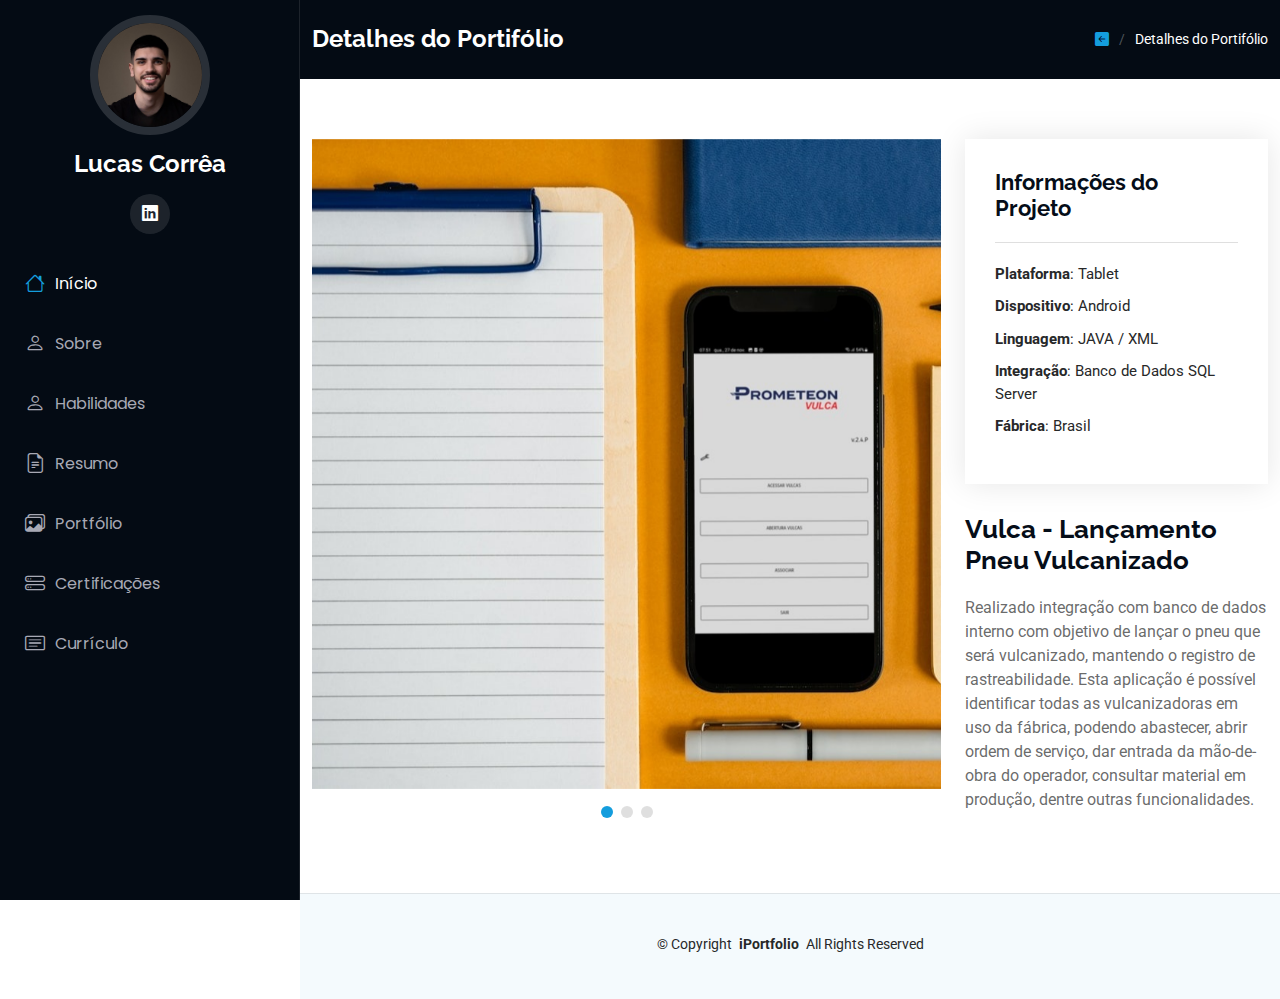
<file: pages/portfolio-details-vulca.html>
<!DOCTYPE html>
<html lang="en">

<head>
  <meta charset="utf-8">
  <meta content="width=device-width, initial-scale=1.0" name="viewport">
  <title>Portifólio Lucas Corrêa</title>
  <meta content="" name="description">
  <meta content="" name="keywords">

  <!-- Favicons -->
  <link href="../assets/img/favicon.png" rel="icon">
  <link href="../assets/img/apple-touch-icon.png" rel="apple-touch-icon">

  <!-- Fonts -->
  <link href="https://fonts.googleapis.com" rel="preconnect">
  <link href="https://fonts.gstatic.com" rel="preconnect" crossorigin>
  <link
    href="https://fonts.googleapis.com/css2?family=Roboto:ital,wght@0,100;0,300;0,400;0,500;0,700;0,900;1,100;1,300;1,400;1,500;1,700;1,900&family=Poppins:ital,wght@0,100;0,200;0,300;0,400;0,500;0,600;0,700;0,800;0,900;1,100;1,200;1,300;1,400;1,500;1,600;1,700;1,800;1,900&family=Raleway:ital,wght@0,100;0,200;0,300;0,400;0,500;0,600;0,700;0,800;0,900;1,100;1,200;1,300;1,400;1,500;1,600;1,700;1,800;1,900&display=swap"
    rel="stylesheet">

  <!-- Vendor CSS Files -->
  <link href="../assets/vendor/bootstrap/css/bootstrap.min.css" rel="stylesheet">
  <link href="../assets/vendor/bootstrap-icons/bootstrap-icons.css" rel="stylesheet">
  <link href="../assets/vendor/aos/aos.css" rel="stylesheet">
  <link href="../assets/vendor/glightbox/css/glightbox.min.css" rel="stylesheet">
  <link href="../assets/vendor/swiper/swiper-bundle.min.css" rel="stylesheet">

  <!-- Main CSS File -->
  <link href="../assets/css/main.css" rel="stylesheet">

</head>

<body class="portfolio-details-page">

  <header id="header" class="header dark-background d-flex flex-column">
    <i class="header-toggle d-xl-none bi bi-list"></i>

    <div class="profile-img">
      <img src="../assets/img/my-profile-img.jpg" alt="" class="img-fluid rounded-circle">
    </div>

    <a href="../index.html" class="logo d-flex align-items-center justify-content-center">
      <!-- Uncomment the line below if you also wish to use an image logo -->
      <!-- <img src="../assets/img/logo.png" alt=""> -->
      <h1 class="sitename">Lucas Corrêa</h1>
    </a>

    <div class="social-links text-center">
      <a href="https://linkedin.com/in/lucassouzac" class="linkedin" target="_blank" target="_blank"><i
          class="bi bi-linkedin"></i></a>
    </div>

    <nav id="navmenu" class="navmenu">
      <ul>
        <li><a href="../index.html#hero" class="active"><i class="bi bi-house navicon"></i>Início</a></li>
        <li><a href="../index.html#about"><i class="bi bi-person navicon"></i>Sobre</a></li>
        <li><a href="../index.html#skills"><i class="bi bi-person navicon"></i>Habilidades</a></li>
        <li><a href="../index.html#resume"><i class="bi bi-file-earmark-text navicon"></i>Resumo</a></li>
        <li><a href="../index.html#portfolio"><i class="bi bi-images navicon"></i>Portfólio</a></li>
        <li><a href="../index.html#services"><i class="bi bi-hdd-stack navicon"></i>Certificações</a></li>
        <li><a href="../assets/Lucas Corrêa CV.pdf" target="_blank"><i class="bi bi-card-text navicon"></i>Currículo</a></li>
        </li>
        <!--<li><a href="#contact"><i class="bi bi-envelope navicon"></i>Contato</a></li>-->
      </ul>
    </nav>

  </header>

  <main class="main">

    <!-- Page Title -->
    <div class="page-title dark-background">
      <div class="container d-lg-flex justify-content-between align-items-center">
        <h1 class="mb-2 mb-lg-0">Detalhes do Portifólio</h1>
        <nav class="breadcrumbs">
          <ol>
            <li><a href="../index.html#portfolio"><i class="bi bi-arrow-left-square-fill"></i></a></li>
            <li class="current">Detalhes do Portifólio</li>
          </ol>
        </nav>
      </div>
    </div><!-- End Page Title -->

    <!-- Portfolio Details Section -->
    <section id="portfolio-details" class="portfolio-details section">

      <div class="container" data-aos="fade-up" data-aos-delay="100">

        <div class="row gy-4">

          <div class="col-lg-8">
            <div class="portfolio-details-slider swiper init-swiper">

              <script type="application/json" class="swiper-config">
                {
                  "loop": true,
                  "speed": 600,
                  "autoplay": {
                    "delay": 5000
                  },
                  "slidesPerView": "auto",
                  "pagination": {
                    "el": ".swiper-pagination",
                    "type": "bullets",
                    "clickable": true
                  }
                }
              </script>

              <div class="swiper-wrapper align-items-center">

                <div class="swiper-slide">
                  <img src="../assets/img/portfolio/Vulca.jpg" alt="" style="width: 650px; height: 650px;">
                </div>

                <div class="swiper-slide">
                  <img src="../assets/img/portfolio/Vulca2.jpg" alt="" style="width: 650px; height: 650px;">
                </div>

                <div class="swiper-slide">
                  <img src="../assets/img/portfolio/Vulca3.jpg" alt="" style="width: 650px; height: 650px;">
                </div>

              </div>
              <div class="swiper-pagination"></div>
            </div>
          </div>

          <div class="col-lg-4">
            <div class="portfolio-info" data-aos="fade-up" data-aos-delay="200">
              <h3>Informações do Projeto</h3>
              <ul>
                <li><strong>Plataforma</strong>: Tablet</li>
                <li><strong>Dispositivo</strong>: Android</li>
                <li><strong>Linguagem</strong>: JAVA / XML</li>
                <li><strong>Integração</strong>: Banco de Dados SQL Server</li>
                <li><strong>Fábrica</strong>: Brasil</li>
              </ul>
            </div>
            <div class="portfolio-description" data-aos="fade-up" data-aos-delay="300">
              <h2>Vulca - Lançamento Pneu Vulcanizado</h2>
              <p>
                Realizado integração com banco de dados interno com objetivo de lançar o pneu que será vulcanizado,
                mantendo o registro de rastreabilidade. Esta aplicação é possível identificar todas as vulcanizadoras em
                uso da fábrica, podendo abastecer, abrir ordem de serviço, dar entrada da mão-de-obra do operador,
                consultar material em produção, dentre outras funcionalidades.</p>
            </div>
          </div>

        </div>

      </div>

    </section><!-- /Portfolio Details Section -->

  </main>

  <footer id="footer" class="footer position-relative light-background">

    <div class="container">
      <div class="copyright text-center ">
        <p>© <span>Copyright</span> <strong class="px-1 sitename">iPortfolio</strong> <span>All Rights Reserved</span>
        </p>
      </div>
      <div class="credits">
        <!-- All the links in the footer should remain intact. -->
        <!-- You can delete the links only if you've purchased the pro version. -->
        <!-- Licensing information: https://bootstrapmade.com/license/ -->
        <!-- Purchase the pro version with working PHP/AJAX contact form: [buy-url] -->
        <!--Designed by <a href="https://bootstrapmade.com/">BootstrapMade</a> Distributed by <a href="https://themewagon.com">ThemeWagon</a>-->
      </div>
    </div>

  </footer>

  <!-- Scroll Top -->
  <a href="#" id="scroll-top" class="scroll-top d-flex align-items-center justify-content-center"><i
      class="bi bi-arrow-up-short"></i></a>

  <!-- Preloader -->
  <div id="preloader"></div>

  <!-- Vendor JS Files -->
  <script src="../assets/vendor/bootstrap/js/bootstrap.bundle.min.js"></script>
  <script src="../assets/vendor/php-email-form/validate.js"></script>
  <script src="../assets/vendor/aos/aos.js"></script>
  <script src="../assets/vendor/typed.js/typed.umd.js"></script>
  <script src="../assets/vendor/purecounter/purecounter_vanilla.js"></script>
  <script src="../assets/vendor/waypoints/noframework.waypoints.js"></script>
  <script src="../assets/vendor/glightbox/js/glightbox.min.js"></script>
  <script src="../assets/vendor/imagesloaded/imagesloaded.pkgd.min.js"></script>
  <script src="../assets/vendor/isotope-layout/isotope.pkgd.min.js"></script>
  <script src="../assets/vendor/swiper/swiper-bundle.min.js"></script>

  <!-- Main JS File -->
  <script src="../assets/js/main.js"></script>

</body>

</html>
</file>
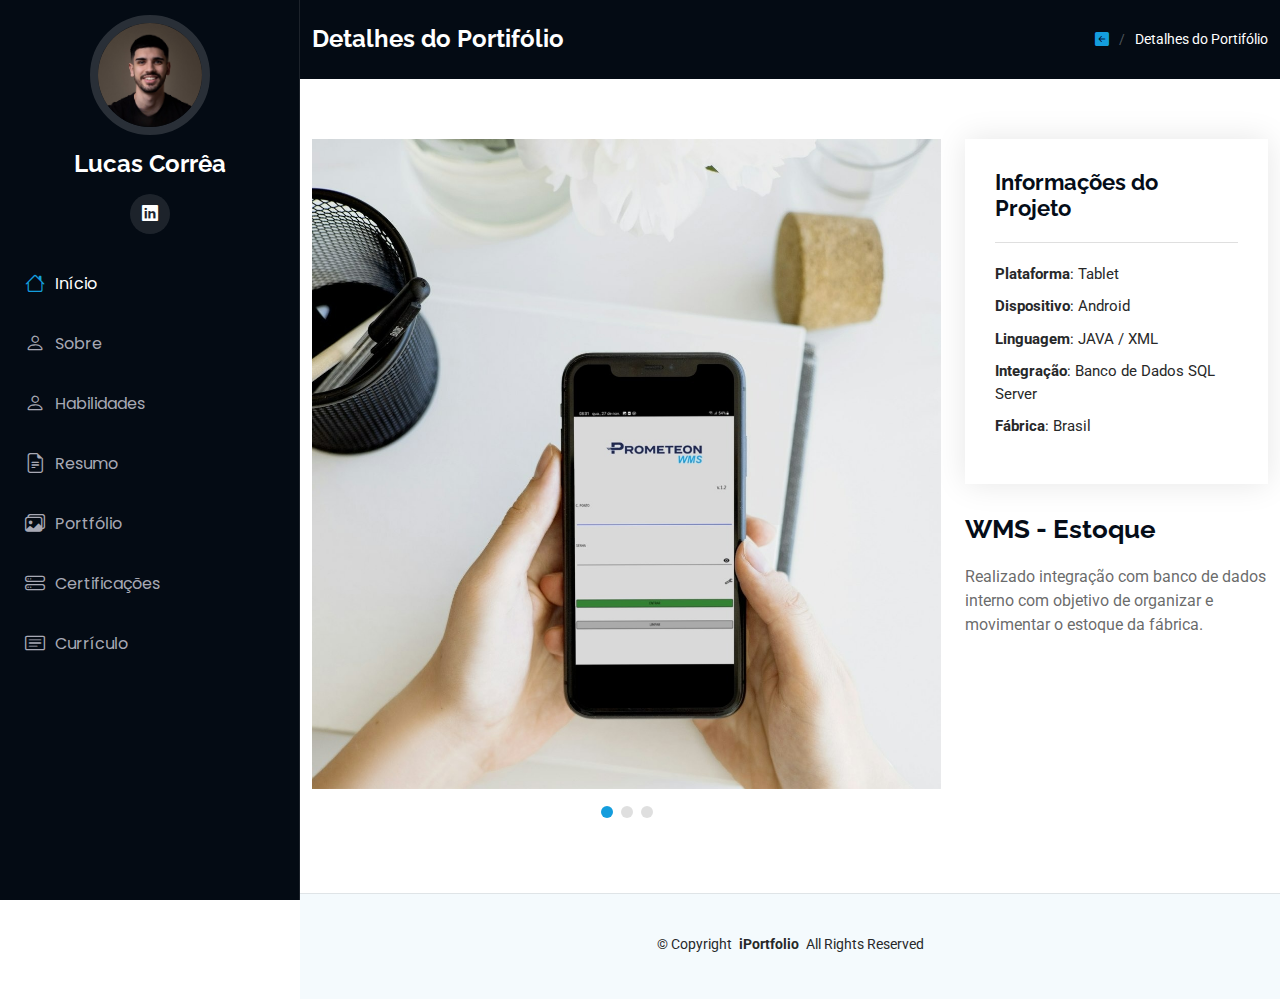
<file: pages/portfolio-details-wms.html>
<!DOCTYPE html>
<html lang="en">

<head>
  <meta charset="utf-8">
  <meta content="width=device-width, initial-scale=1.0" name="viewport">
  <title>Portifólio Lucas Corrêa</title>
  <meta content="" name="description">
  <meta content="" name="keywords">

  <!-- Favicons -->
  <link href="../assets/img/favicon.png" rel="icon">
  <link href="../assets/img/apple-touch-icon.png" rel="apple-touch-icon">

  <!-- Fonts -->
  <link href="https://fonts.googleapis.com" rel="preconnect">
  <link href="https://fonts.gstatic.com" rel="preconnect" crossorigin>
  <link
    href="https://fonts.googleapis.com/css2?family=Roboto:ital,wght@0,100;0,300;0,400;0,500;0,700;0,900;1,100;1,300;1,400;1,500;1,700;1,900&family=Poppins:ital,wght@0,100;0,200;0,300;0,400;0,500;0,600;0,700;0,800;0,900;1,100;1,200;1,300;1,400;1,500;1,600;1,700;1,800;1,900&family=Raleway:ital,wght@0,100;0,200;0,300;0,400;0,500;0,600;0,700;0,800;0,900;1,100;1,200;1,300;1,400;1,500;1,600;1,700;1,800;1,900&display=swap"
    rel="stylesheet">

  <!-- Vendor CSS Files -->
  <link href="../assets/vendor/bootstrap/css/bootstrap.min.css" rel="stylesheet">
  <link href="../assets/vendor/bootstrap-icons/bootstrap-icons.css" rel="stylesheet">
  <link href="../assets/vendor/aos/aos.css" rel="stylesheet">
  <link href="../assets/vendor/glightbox/css/glightbox.min.css" rel="stylesheet">
  <link href="../assets/vendor/swiper/swiper-bundle.min.css" rel="stylesheet">

  <!-- Main CSS File -->
  <link href="../assets/css/main.css" rel="stylesheet">

</head>

<body class="portfolio-details-page">

  <header id="header" class="header dark-background d-flex flex-column">
    <i class="header-toggle d-xl-none bi bi-list"></i>

    <div class="profile-img">
      <img src="../assets/img/my-profile-img.jpg" alt="" class="img-fluid rounded-circle">
    </div>

    <a href="../index.html" class="logo d-flex align-items-center justify-content-center">
      <!-- Uncomment the line below if you also wish to use an image logo -->
      <!-- <img src="../assets/img/logo.png" alt=""> -->
      <h1 class="sitename">Lucas Corrêa</h1>
    </a>

    <div class="social-links text-center">
      <a href="https://linkedin.com/in/lucassouzac" class="linkedin" target="_blank" target="_blank"><i
          class="bi bi-linkedin"></i></a>
    </div>

    <nav id="navmenu" class="navmenu">
      <ul>
        <li><a href="../index.html#hero" class="active"><i class="bi bi-house navicon"></i>Início</a></li>
        <li><a href="../index.html#about"><i class="bi bi-person navicon"></i>Sobre</a></li>
        <li><a href="../index.html#skills"><i class="bi bi-person navicon"></i>Habilidades</a></li>
        <li><a href="../index.html#resume"><i class="bi bi-file-earmark-text navicon"></i>Resumo</a></li>
        <li><a href="../index.html#portfolio"><i class="bi bi-images navicon"></i>Portfólio</a></li>
        <li><a href="../index.html#services"><i class="bi bi-hdd-stack navicon"></i>Certificações</a></li>
        <li><a href="../assets/Lucas Corrêa CV.pdf" target="_blank"><i class="bi bi-card-text navicon"></i>Currículo</a></li>
        </li>
        <!--<li><a href="#contact"><i class="bi bi-envelope navicon"></i>Contato</a></li>-->
      </ul>
    </nav>

  </header>

  <main class="main">

    <!-- Page Title -->
    <div class="page-title dark-background">
      <div class="container d-lg-flex justify-content-between align-items-center">
        <h1 class="mb-2 mb-lg-0">Detalhes do Portifólio</h1>
        <nav class="breadcrumbs">
          <ol>
            <li><a href="../index.html#portfolio"><i class="bi bi-arrow-left-square-fill"></i></a></li>
            <li class="current">Detalhes do Portifólio</li>
          </ol>
        </nav>
      </div>
    </div><!-- End Page Title -->

    <!-- Portfolio Details Section -->
    <section id="portfolio-details" class="portfolio-details section">

      <div class="container" data-aos="fade-up" data-aos-delay="100">

        <div class="row gy-4">

          <div class="col-lg-8">
            <div class="portfolio-details-slider swiper init-swiper">

              <script type="application/json" class="swiper-config">
                {
                  "loop": true,
                  "speed": 600,
                  "autoplay": {
                    "delay": 5000
                  },
                  "slidesPerView": "auto",
                  "pagination": {
                    "el": ".swiper-pagination",
                    "type": "bullets",
                    "clickable": true
                  }
                }
              </script>

              <div class="swiper-wrapper align-items-center">

                <div class="swiper-slide">
                  <img src="../assets/img/portfolio/wms.jpg" alt="" style="width: 650px; height: 650px;">
                </div>

                <div class="swiper-slide">
                  <img src="../assets/img/portfolio/wms2.jpg" alt="" style="width: 650px; height: 650px;">
                </div>

                <div class="swiper-slide">
                  <img src="../assets/img/portfolio/wms3.jpg" alt="" style="width: 650px; height: 650px;">
                </div>

              </div>
              <div class="swiper-pagination"></div>
            </div>
          </div>

          <div class="col-lg-4">
            <div class="portfolio-info" data-aos="fade-up" data-aos-delay="200">
              <h3>Informações do Projeto</h3>
              <ul>
                <li><strong>Plataforma</strong>: Tablet</li>
                <li><strong>Dispositivo</strong>: Android</li>
                <li><strong>Linguagem</strong>: JAVA / XML</li>
                <li><strong>Integração</strong>: Banco de Dados SQL Server</li>
                <li><strong>Fábrica</strong>: Brasil</li>
              </ul>
            </div>
            <div class="portfolio-description" data-aos="fade-up" data-aos-delay="300">
              <h2>WMS - Estoque</h2>
              <p>
                Realizado integração com banco de dados interno com objetivo de organizar e movimentar o estoque da
                fábrica.
              </p>
            </div>
          </div>

        </div>

      </div>

    </section><!-- /Portfolio Details Section -->

  </main>

  <footer id="footer" class="footer position-relative light-background">

    <div class="container">
      <div class="copyright text-center ">
        <p>© <span>Copyright</span> <strong class="px-1 sitename">iPortfolio</strong> <span>All Rights Reserved</span>
        </p>
      </div>
      <div class="credits">
        <!-- All the links in the footer should remain intact. -->
        <!-- You can delete the links only if you've purchased the pro version. -->
        <!-- Licensing information: https://bootstrapmade.com/license/ -->
        <!-- Purchase the pro version with working PHP/AJAX contact form: [buy-url] -->
        <!--Designed by <a href="https://bootstrapmade.com/">BootstrapMade</a> Distributed by <a href="https://themewagon.com">ThemeWagon</a>-->
      </div>
    </div>

  </footer>

  <!-- Scroll Top -->
  <a href="#" id="scroll-top" class="scroll-top d-flex align-items-center justify-content-center"><i
      class="bi bi-arrow-up-short"></i></a>

  <!-- Preloader -->
  <div id="preloader"></div>

  <!-- Vendor JS Files -->
  <script src="../assets/vendor/bootstrap/js/bootstrap.bundle.min.js"></script>
  <script src="../assets/vendor/php-email-form/validate.js"></script>
  <script src="../assets/vendor/aos/aos.js"></script>
  <script src="../assets/vendor/typed.js/typed.umd.js"></script>
  <script src="../assets/vendor/purecounter/purecounter_vanilla.js"></script>
  <script src="../assets/vendor/waypoints/noframework.waypoints.js"></script>
  <script src="../assets/vendor/glightbox/js/glightbox.min.js"></script>
  <script src="../assets/vendor/imagesloaded/imagesloaded.pkgd.min.js"></script>
  <script src="../assets/vendor/isotope-layout/isotope.pkgd.min.js"></script>
  <script src="../assets/vendor/swiper/swiper-bundle.min.js"></script>

  <!-- Main JS File -->
  <script src="../assets/js/main.js"></script>

</body>

</html>
</file>
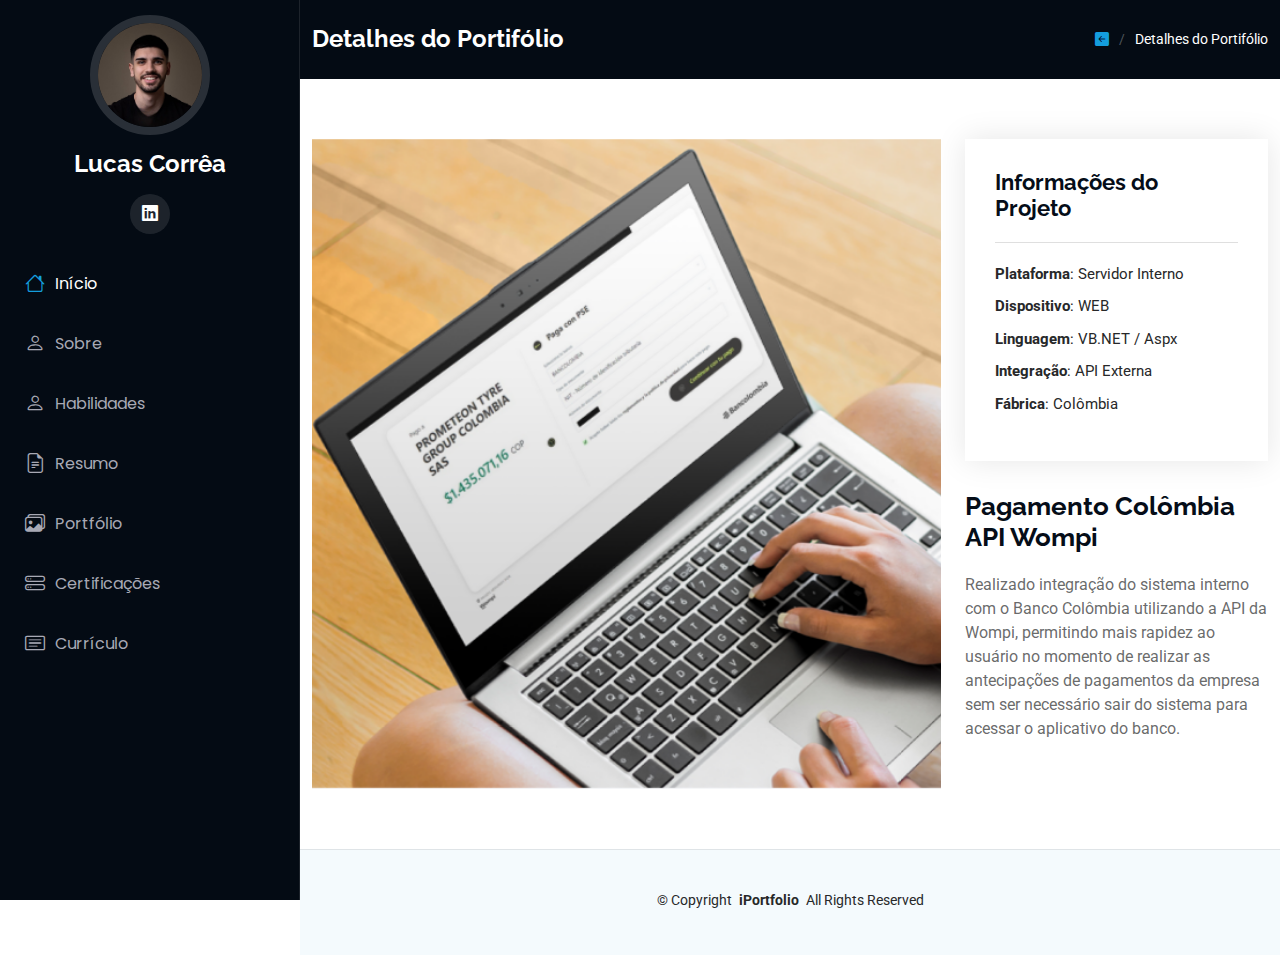
<file: pages/portfolio-details.html>
<!DOCTYPE html>
<html lang="en">

<head>
  <meta charset="utf-8">
  <meta content="width=device-width, initial-scale=1.0" name="viewport">
  <title>Portifólio Lucas Corrêa</title>
  <meta content="" name="description">
  <meta content="" name="keywords">

  <!-- Favicons -->
  <link href="../assets/img/favicon.png" rel="icon">
  <link href="../assets/img/apple-touch-icon.png" rel="apple-touch-icon">

  <!-- Fonts -->
  <link href="https://fonts.googleapis.com" rel="preconnect">
  <link href="https://fonts.gstatic.com" rel="preconnect" crossorigin>
  <link
    href="https://fonts.googleapis.com/css2?family=Roboto:ital,wght@0,100;0,300;0,400;0,500;0,700;0,900;1,100;1,300;1,400;1,500;1,700;1,900&family=Poppins:ital,wght@0,100;0,200;0,300;0,400;0,500;0,600;0,700;0,800;0,900;1,100;1,200;1,300;1,400;1,500;1,600;1,700;1,800;1,900&family=Raleway:ital,wght@0,100;0,200;0,300;0,400;0,500;0,600;0,700;0,800;0,900;1,100;1,200;1,300;1,400;1,500;1,600;1,700;1,800;1,900&display=swap"
    rel="stylesheet">

  <!-- Vendor CSS Files -->
  <link href="../assets/vendor/bootstrap/css/bootstrap.min.css" rel="stylesheet">
  <link href="../assets/vendor/bootstrap-icons/bootstrap-icons.css" rel="stylesheet">
  <link href="../assets/vendor/aos/aos.css" rel="stylesheet">
  <link href="../assets/vendor/glightbox/css/glightbox.min.css" rel="stylesheet">
  <link href="../assets/vendor/swiper/swiper-bundle.min.css" rel="stylesheet">

  <!-- Main CSS File -->
  <link href="../assets/css/main.css" rel="stylesheet">

</head>

<body class="portfolio-details-page">

  <header id="header" class="header dark-background d-flex flex-column">
    <i class="header-toggle d-xl-none bi bi-list"></i>

    <div class="profile-img">
      <img src="../assets/img/my-profile-img.jpg" alt="" class="img-fluid rounded-circle">
    </div>

    <a href="../index.html" class="logo d-flex align-items-center justify-content-center">
      <!-- Uncomment the line below if you also wish to use an image logo -->
      <!-- <img src="../assets/img/logo.png" alt=""> -->
      <h1 class="sitename">Lucas Corrêa</h1>
    </a>

    <div class="social-links text-center">
      <a href="https://linkedin.com/in/lucassouzac" class="linkedin" target="_blank" target="_blank"><i
          class="bi bi-linkedin"></i></a>
    </div>

    <nav id="navmenu" class="navmenu">
      <ul>
        <li><a href="../index.html#hero" class="active"><i class="bi bi-house navicon"></i>Início</a></li>
        <li><a href="../index.html#about"><i class="bi bi-person navicon"></i>Sobre</a></li>
        <li><a href="../index.html#skills"><i class="bi bi-person navicon"></i>Habilidades</a></li>
        <li><a href="../index.html#resume"><i class="bi bi-file-earmark-text navicon"></i>Resumo</a></li>
        <li><a href="../index.html#portfolio"><i class="bi bi-images navicon"></i>Portfólio</a></li>
        <li><a href="../index.html#services"><i class="bi bi-hdd-stack navicon"></i>Certificações</a></li>
        <li><a href="../assets/Lucas Corrêa CV.pdf" target="_blank"><i class="bi bi-card-text navicon"></i>Currículo</a></li>
        </li>
        <!--<li><a href="#contact"><i class="bi bi-envelope navicon"></i>Contato</a></li>-->
      </ul>
    </nav>

  </header>

  <main class="main">

    <!-- Page Title -->
    <div class="page-title dark-background">
      <div class="container d-lg-flex justify-content-between align-items-center">
        <h1 class="mb-2 mb-lg-0">Detalhes do Portifólio</h1>
        <nav class="breadcrumbs">
          <ol>
            <li><a href="../index.html#portfolio"><i class="bi bi-arrow-left-square-fill"></i></a></li>
            <li class="current">Detalhes do Portifólio</li>
          </ol>
        </nav>
      </div>
    </div><!-- End Page Title -->

    <!-- Portfolio Details Section -->
    <section id="portfolio-details" class="portfolio-details section">

      <div class="container" data-aos="fade-up" data-aos-delay="100">

        <div class="row gy-4">

          <div class="col-lg-8">
            <div class="portfolio-details-slider swiper init-swiper">

              <script type="application/json" class="swiper-config">
                {
                  "loop": true,
                  "speed": 600,
                  "autoplay": {
                    "delay": 5000
                  },
                  "slidesPerView": "auto",
                  "pagination": {
                    "el": ".swiper-pagination",
                    "type": "bullets",
                    "clickable": true
                  }
                }
              </script>

              <div class="swiper-wrapper align-items-center">

                <div class="swiper-slide">
                  <img src="../assets/img/portfolio/Wompi.png" alt="" style="width: 650px; height: 650px;">
                </div>


              </div>
              <div class="swiper-pagination"></div>
            </div>
          </div>

          <div class="col-lg-4">
            <div class="portfolio-info" data-aos="fade-up" data-aos-delay="200">
              <h3>Informações do Projeto</h3>
              <ul>
                <li><strong>Plataforma</strong>: Servidor Interno</li>
                <li><strong>Dispositivo</strong>: WEB</li>
                <li><strong>Linguagem</strong>: VB.NET / Aspx</li>
                <li><strong>Integração</strong>: API Externa</li>
                <li><strong>Fábrica</strong>: Colômbia</li>
              </ul>
            </div>
            <div class="portfolio-description" data-aos="fade-up" data-aos-delay="300">
              <h2>Pagamento Colômbia API Wompi</h2>
              <p>
                Realizado integração do sistema interno com o Banco Colômbia utilizando a API da Wompi, permitindo
                mais rapidez ao usuário no momento de realizar as antecipações de pagamentos da empresa sem ser
                necessário sair do sistema para acessar o aplicativo do banco.
              </p>
            </div>
          </div>

        </div>

      </div>

    </section><!-- /Portfolio Details Section -->

  </main>

  <footer id="footer" class="footer position-relative light-background">

    <div class="container">
      <div class="copyright text-center ">
        <p>© <span>Copyright</span> <strong class="px-1 sitename">iPortfolio</strong> <span>All Rights Reserved</span>
        </p>
      </div>
      <div class="credits">
        <!-- All the links in the footer should remain intact. -->
        <!-- You can delete the links only if you've purchased the pro version. -->
        <!-- Licensing information: https://bootstrapmade.com/license/ -->
        <!-- Purchase the pro version with working PHP/AJAX contact form: [buy-url] -->
        <!--Designed by <a href="https://bootstrapmade.com/">BootstrapMade</a> Distributed by <a href="https://themewagon.com">ThemeWagon</a>-->
      </div>
    </div>

  </footer>

  <!-- Scroll Top -->
  <a href="#" id="scroll-top" class="scroll-top d-flex align-items-center justify-content-center"><i
      class="bi bi-arrow-up-short"></i></a>

  <!-- Preloader -->
  <div id="preloader"></div>

  <!-- Vendor JS Files -->
  <script src="../assets/vendor/bootstrap/js/bootstrap.bundle.min.js"></script>
  <script src="../assets/vendor/php-email-form/validate.js"></script>
  <script src="../assets/vendor/aos/aos.js"></script>
  <script src="../assets/vendor/typed.js/typed.umd.js"></script>
  <script src="../assets/vendor/purecounter/purecounter_vanilla.js"></script>
  <script src="../assets/vendor/waypoints/noframework.waypoints.js"></script>
  <script src="../assets/vendor/glightbox/js/glightbox.min.js"></script>
  <script src="../assets/vendor/imagesloaded/imagesloaded.pkgd.min.js"></script>
  <script src="../assets/vendor/isotope-layout/isotope.pkgd.min.js"></script>
  <script src="../assets/vendor/swiper/swiper-bundle.min.js"></script>

  <!-- Main JS File -->
  <script src="../assets/js/main.js"></script>

</body>

</html>
</file>
<file: assets/css/main.css>
/**
* Template Name: iPortfolio
* Template URL: https://bootstrapmade.com/iportfolio-bootstrap-portfolio-websites-template/
* Updated: Jun 29 2024 with Bootstrap v5.3.3
* Author: BootstrapMade.com
* License: https://bootstrapmade.com/license/
*/

/*--------------------------------------------------------------
# Font & Color Variables
# Help: https://bootstrapmade.com/color-system/
--------------------------------------------------------------*/
/* Fonts */
:root {
  --default-font: "Roboto",  system-ui, -apple-system, "Segoe UI", Roboto, "Helvetica Neue", Arial, "Noto Sans", "Liberation Sans", sans-serif, "Apple Color Emoji", "Segoe UI Emoji", "Segoe UI Symbol", "Noto Color Emoji";
  --heading-font: "Raleway",  sans-serif;
  --nav-font: "Poppins",  sans-serif;
}

/* Global Colors - The following color variables are used throughout the website. Updating them here will change the color scheme of the entire website */
:root { 
  --background-color: #ffffff; /* Background color for the entire website, including individual sections */
  --default-color: #272829; /* Default color used for the majority of the text content across the entire website */
  --heading-color: #050d18; /* Color for headings, subheadings and title throughout the website */
  --accent-color: #149ddd; /* Accent color that represents your brand on the website. It's used for buttons, links, and other elements that need to stand out */
  --surface-color: #ffffff; /* The surface color is used as a background of boxed elements within sections, such as cards, icon boxes, or other elements that require a visual separation from the global background. */
  --contrast-color: #ffffff; /* Contrast color for text, ensuring readability against backgrounds of accent, heading, or default colors. */
}

/* Nav Menu Colors - The following color variables are used specifically for the navigation menu. They are separate from the global colors to allow for more customization options */
:root {
  --nav-color: #a8a9b4;  /* The default color of the main navmenu links */
  --nav-hover-color: #ffffff; /* Applied to main navmenu links when they are hovered over or active */
  --nav-mobile-background-color: #040b14; /* Used as the background color for mobile navigation menu */
  --nav-dropdown-background-color: #040b14; /* Used as the background color for dropdown items that appear when hovering over primary navigation items */
  --nav-dropdown-color: #a8a9b4; /* Used for navigation links of the dropdown items in the navigation menu. */
  --nav-dropdown-hover-color: #ffffff; /* Similar to --nav-hover-color, this color is applied to dropdown navigation links when they are hovered over. */
}

/* Color Presets - These classes override global colors when applied to any section or element, providing reuse of the sam color scheme. */

.light-background {
  --background-color: #f4fafd;
  --surface-color: #ffffff;
}

.dark-background {
  --background-color: #040b14;
  --default-color: #ffffff;
  --heading-color: #ffffff;
  --surface-color: #151f2b;
  --contrast-color: #ffffff;
}

/* Smooth scroll */
:root {
  scroll-behavior: smooth;
}

/*--------------------------------------------------------------
# General Styling & Shared Classes
--------------------------------------------------------------*/
body {
  color: var(--default-color);
  background-color: var(--background-color);
  font-family: var(--default-font);
}

a {
  color: var(--accent-color);
  text-decoration: none;
  transition: 0.3s;
}

a:hover {
  color: color-mix(in srgb, var(--accent-color), transparent 25%);
  text-decoration: none;
}

h1,
h2,
h3,
h4,
h5,
h6 {
  color: var(--heading-color);
  font-family: var(--heading-font);
}

/* PHP Email Form Messages
------------------------------*/
.php-email-form .error-message {
  display: none;
  background: #df1529;
  color: #ffffff;
  text-align: left;
  padding: 15px;
  margin-bottom: 24px;
  font-weight: 600;
}

.php-email-form .sent-message {
  display: none;
  color: #ffffff;
  background: #059652;
  text-align: center;
  padding: 15px;
  margin-bottom: 24px;
  font-weight: 600;
}

.php-email-form .loading {
  display: none;
  background: var(--surface-color);
  text-align: center;
  padding: 15px;
  margin-bottom: 24px;
}

.php-email-form .loading:before {
  content: "";
  display: inline-block;
  border-radius: 50%;
  width: 24px;
  height: 24px;
  margin: 0 10px -6px 0;
  border: 3px solid var(--accent-color);
  border-top-color: var(--surface-color);
  animation: php-email-form-loading 1s linear infinite;
}

@keyframes php-email-form-loading {
  0% {
    transform: rotate(0deg);
  }

  100% {
    transform: rotate(360deg);
  }
}

/*--------------------------------------------------------------
# Global Header
--------------------------------------------------------------*/
.header {
  color: var(--default-color);
  background-color: var(--background-color);
  position: fixed;
  top: 0;
  left: 0;
  bottom: 0;
  padding: 0 15px;
  width: 300px;
  transition: all ease-in-out 0.3s;
  overflow-y: auto;
  z-index: 997;
  border-right: 1px solid color-mix(in srgb, var(--default-color), transparent 90%);
}

.header .profile-img img {
  margin: 15px auto;
  display: block;
  width: 120px;
  border: 8px solid color-mix(in srgb, var(--default-color), transparent 85%);
}

.header .logo {
  line-height: 1;
  margin-bottom: 15px;
}

.header .logo img {
  max-height: 32px;
  margin-right: 8px;
}

.header .logo h1 {
  font-size: 24px;
  margin: 0;
  font-weight: 700;
  color: var(--heading-color);
}

.header .social-links {
  margin: 0 0 20px 0;
}

.header .social-links a {
  font-size: 16px;
  display: inline-flex;
  align-items: center;
  justify-content: center;
  background: color-mix(in srgb, var(--default-color), transparent 90%);
  color: var(--default-color);
  margin: 0 2px;
  border-radius: 50%;
  text-align: center;
  width: 40px;
  height: 40px;
  transition: 0.3s;
}

.header .social-links a:hover {
  color: var(--contrast-color);
  background: var(--accent-color);
}

@media (min-width: 1200px) {

  .header~main,
  .header~#footer {
    margin-left: 300px;
  }
}

@media (max-width: 1199px) {
  .header {
    left: -100%;
  }
}

.header.header-show {
  left: 0;
}

.header .header-toggle {
  color: var(--contrast-color);
  background-color: var(--accent-color);
  font-size: 22px;
  display: flex;
  align-items: center;
  justify-content: center;
  width: 40px;
  height: 40px;
  border-radius: 50%;
  cursor: pointer;
  position: fixed;
  top: 15px;
  right: 15px;
  z-index: 9999;
  transition: background-color 0.3s;
}

.header .header-toggle:hover {
  color: var(--contrast-color);
  background-color: color-mix(in srgb, var(--accent-color) 90%, white 15%);
}

/*--------------------------------------------------------------
# Navigation Menu
--------------------------------------------------------------*/
.mobile-nav-toggle {
  display: none;
}

.navmenu {
  padding: 0;
  z-index: 9997;
}

.navmenu ul {
  list-style: none;
  padding: 0 0 20px 0;
  margin: 0;
}

.navmenu a,
.navmenu a:focus {
  color: var(--nav-color);
  padding: 15px 10px;
  font-family: var(--nav-font);
  font-size: 16px;
  font-weight: 400;
  display: flex;
  align-items: center;
  white-space: nowrap;
  transition: 0.3s;
  width: 100%;
}

.navmenu a .navicon,
.navmenu a:focus .navicon {
  font-size: 20px;
  margin-right: 10px;
}

.navmenu a .toggle-dropdown,
.navmenu a:focus .toggle-dropdown {
  font-size: 12px;
  line-height: 0;
  margin-left: auto;
  width: 30px;
  height: 30px;
  display: flex;
  align-items: center;
  justify-content: center;
  border-radius: 50%;
  transition: 0.3s;
  flex-shrink: 0;
  background-color: color-mix(in srgb, var(--accent-color), transparent 90%);
}

.navmenu a .toggle-dropdown:hover,
.navmenu a:focus .toggle-dropdown:hover {
  background-color: var(--accent-color);
  color: var(--contrast-color);
}

.navmenu a:hover,
.navmenu .active,
.navmenu .active:focus {
  color: var(--nav-hover-color);
}

.navmenu a:hover .navicon,
.navmenu .active .navicon,
.navmenu .active:focus .navicon {
  color: var(--accent-color);
}

.navmenu .active .toggle-dropdown,
.navmenu .active:focus .toggle-dropdown {
  background-color: var(--accent-color);
  color: var(--contrast-color);
  transform: rotate(180deg);
}

#services {  
  min-height: 70vh;
}

.service-item {
  margin-bottom: 50px;
}


.navmenu .dropdown {
  display: block;
}

.navmenu .dropdown a,
.navmenu .dropdown a:focus {
  color: --nav-dropdown-color;
}

.navmenu .dropdown a:hover,
.navmenu .dropdown .active,
.navmenu .dropdown .active:focus {
  color: var(--nav-dropdown-hover-color);
}

.navmenu .dropdown ul {
  position: static;
  display: none;
  z-index: 99;
  padding: 5px 10px;
  margin: 5px 10px;
  background-color: var(--nav-dropdown-background-color);
  border: 1px solid color-mix(in srgb, var(--default-color), transparent 90%);
  box-shadow: none;
  transition: all 0.5s ease-in-out;
}

.navmenu .dropdown ul ul {
  background-color: rgba(33, 37, 41, 0.1);
}

.navmenu .dropdown>.dropdown-active {
  display: block;
  background-color: rgba(33, 37, 41, 0.03);
}

/*--------------------------------------------------------------
# Global Footer
--------------------------------------------------------------*/
.footer {
  color: var(--default-color);
  background-color: var(--background-color);
  font-size: 14px;
  padding: 40px 0;
  position: relative;
  border-top: 1px solid color-mix(in srgb, var(--default-color), transparent 90%);
}

.footer .copyright p {
  margin-bottom: 0;
}

.footer .credits {
  margin-top: 4px;
  font-size: 13px;
  text-align: center;
}

/*--------------------------------------------------------------
# Preloader
--------------------------------------------------------------*/
#preloader {
  position: fixed;
  inset: 0;
  z-index: 999999;
  overflow: hidden;
  background: var(--background-color);
  transition: all 0.6s ease-out;
}

#preloader:before {
  content: "";
  position: fixed;
  top: calc(50% - 30px);
  left: calc(50% - 30px);
  border: 6px solid #ffffff;
  border-color: var(--accent-color) transparent var(--accent-color) transparent;
  border-radius: 50%;
  width: 60px;
  height: 60px;
  animation: animate-preloader 1.5s linear infinite;
}

@keyframes animate-preloader {
  0% {
    transform: rotate(0deg);
  }

  100% {
    transform: rotate(360deg);
  }
}

/*--------------------------------------------------------------
# Scroll Top Button
--------------------------------------------------------------*/
.scroll-top {
  position: fixed;
  visibility: hidden;
  opacity: 0;
  right: 15px;
  bottom: -15px;
  z-index: 99999;
  background-color: var(--accent-color);
  width: 44px;
  height: 44px;
  border-radius: 50px;
  transition: all 0.4s;
}

.scroll-top i {
  font-size: 24px;
  color: var(--contrast-color);
  line-height: 0;
}

.scroll-top:hover {
  background-color: color-mix(in srgb, var(--accent-color), transparent 20%);
  color: var(--contrast-color);
}

.scroll-top.active {
  visibility: visible;
  opacity: 1;
  bottom: 15px;
}

/*--------------------------------------------------------------
# Disable aos animation delay on mobile devices
--------------------------------------------------------------*/
@media screen and (max-width: 768px) {
  [data-aos-delay] {
    transition-delay: 0 !important;
  }
}

/*--------------------------------------------------------------
# Global Page Titles & Breadcrumbs
--------------------------------------------------------------*/
.page-title {
  color: var(--default-color);
  background-color: var(--background-color);
  padding: 25px 0;
  position: relative;
}

.page-title h1 {
  font-size: 24px;
  font-weight: 700;
}

.page-title .breadcrumbs ol {
  display: flex;
  flex-wrap: wrap;
  list-style: none;
  padding: 0;
  margin: 0;
  font-size: 14px;
  font-weight: 400;
}

.page-title .breadcrumbs ol li+li {
  padding-left: 10px;
}

.page-title .breadcrumbs ol li+li::before {
  content: "/";
  display: inline-block;
  padding-right: 10px;
  color: color-mix(in srgb, var(--default-color), transparent 70%);
}

/*--------------------------------------------------------------
# Global Sections
--------------------------------------------------------------*/
section,
.section {
  color: var(--default-color);
  background-color: var(--background-color);
  padding: 60px 0;
  overflow: clip;
}

/*--------------------------------------------------------------
# Global Section Titles
--------------------------------------------------------------*/
.section-title {
  padding-bottom: 60px;
  position: relative;
}

.section-title h2 {
  font-size: 32px;
  font-weight: 700;
  margin-bottom: 20px;
  padding-bottom: 20px;
  position: relative;
}

.section-title h2:after {
  content: "";
  position: absolute;
  display: block;
  width: 50px;
  height: 3px;
  background: var(--accent-color);
  left: 0;
  bottom: 0;
}

.section-title p {
  margin-bottom: 0;
}

/*--------------------------------------------------------------
# Hero Section
--------------------------------------------------------------*/
.hero {
  width: 100%;
  min-height: 100vh;
  position: relative;
  padding: 80px 0;
  display: flex;
  align-items: center;
  justify-content: center;
}

.hero img {
  position: absolute;
  inset: 0;
  display: block;
  width: 100%;
  height: 100%;
  object-fit: cover;
  z-index: 1;
}

.hero:before {
  content: "";
  background: color-mix(in srgb, var(--background-color), transparent 70%);
  position: absolute;
  inset: 0;
  z-index: 2;
}

.hero .container {
  position: relative;
  z-index: 3;
}

.hero h2 {
  margin: 0;
  font-size: 64px;
  font-weight: 700;
}

.hero p {
  margin: 5px 0 0 0;
  font-size: 26px;
}

.hero p span {
  letter-spacing: 1px;
  border-bottom: 2px solid var(--accent-color);
}

.hero .social-links {
  margin-top: 25px;
}

.hero .social-links a {
  font-size: 24px;
  display: inline-block;
  color: color-mix(in srgb, var(--default-color), transparent 50%);
  line-height: 1;
  margin-right: 20px;
  transition: 0.3s;
}

.hero .social-links a:hover {
  color: var(--accent-color);
}

@media (max-width: 768px) {
  .hero h2 {
    font-size: 32px;
  }

  .hero p {
    font-size: 20px;
  }
}

/*--------------------------------------------------------------
# About Section
--------------------------------------------------------------*/
.about .content h2 {
  font-weight: 700;
  font-size: 24px;
}

.about .content ul {
  list-style: none;
  padding: 0;
}

.about .content ul li {
  margin-bottom: 20px;
  display: flex;
  align-items: center;
}

.about .content ul strong {
  margin-right: 10px;
}

.about .content ul i {
  font-size: 16px;
  margin-right: 5px;
  color: var(--accent-color);
  line-height: 0;
}

/*--------------------------------------------------------------
# Stats Section
--------------------------------------------------------------*/
.stats .stats-item {
  padding: 30px;
  width: 100%;
}

.stats .stats-item i {
  color: var(--accent-color);
  display: block;
  font-size: 44px;
  float: left;
  line-height: 0;
}

.stats .stats-item .purecounter {
  color: var(--heading-color);
  font-size: 48px;
  line-height: 40px;
  display: block;
  font-weight: 700;
  margin-left: 60px;
}

.stats .stats-item p {
  color: color-mix(in srgb, var(--default-color), transparent 40%);
  padding: 15px 0 0 0;
  margin: 0 0 0 60px;
  font-family: var(--heading-font);
  font-size: 14px;
}

/*--------------------------------------------------------------
# Skills Section
--------------------------------------------------------------*/
.skills .progress {
  height: 60px;
  display: block;
  background: none;
  border-radius: 0;
}

.skills .progress .skill {
  color: var(--heading-color);
  padding: 0;
  margin: 0 0 6px 0;
  text-transform: uppercase;
  display: block;
  font-weight: 600;
  font-family: var(--heading-font);
}

.skills .progress .skill .val {
  float: right;
  font-style: normal;
}

.skills .progress-bar-wrap {
  background: color-mix(in srgb, var(--default-color), transparent 90%);
  height: 10px;
}

.skills .progress-bar {
  width: 1px;
  height: 10px;
  transition: 0.9s;
  background-color: var(--accent-color);
}

/*--------------------------------------------------------------
# Resume Section
--------------------------------------------------------------*/
.resume .resume-title {
  color: var(--heading-color);
  font-size: 26px;
  font-weight: 700;
  margin-top: 20px;
  margin-bottom: 20px;
}

.resume .resume-item {
  padding: 0 0 20px 20px;
  margin-top: -2px;
  border-left: 2px solid var(--accent-color);
  position: relative;
}

.resume .resume-item h4 {
  line-height: 18px;
  font-size: 18px;
  font-weight: 600;
  text-transform: uppercase;
  color: color-mix(in srgb, var(--default-color), transparent 20%);
  margin-bottom: 10px;
}

.resume .resume-item h5 {
  font-size: 16px;
  padding: 5px 15px;
  display: inline-block;
  font-weight: 600;
  margin-bottom: 10px;
}

.resume .resume-item ul {
  padding-left: 20px;
}

.resume .resume-item ul li {
  padding-bottom: 10px;
}

.resume .resume-item:last-child {
  padding-bottom: 0;
}

.resume .resume-item::before {
  content: "";
  position: absolute;
  width: 16px;
  height: 16px;
  border-radius: 50px;
  left: -9px;
  top: 0;
  background: var(--background-color);
  border: 2px solid var(--accent-color);
}

/*--------------------------------------------------------------
# Portfolio Section
--------------------------------------------------------------*/
.portfolio .portfolio-filters {
  padding: 0;
  margin: 0 auto 20px auto;
  list-style: none;
  text-align: center;
}

.portfolio .portfolio-filters li {
  cursor: pointer;
  display: inline-block;
  padding: 0;
  font-size: 14px;
  font-weight: 400;
  margin: 0 10px;
  line-height: 1;
  text-transform: uppercase;
  margin-bottom: 10px;
  transition: all 0.3s ease-in-out;
}

.portfolio .portfolio-filters li:hover,
.portfolio .portfolio-filters li.filter-active {
  color: var(--accent-color);
}

.portfolio .portfolio-filters li:first-child {
  margin-left: 0;
}

.portfolio .portfolio-filters li:last-child {
  margin-right: 0;
}

@media (max-width: 575px) {
  .portfolio .portfolio-filters li {
    font-size: 14px;
    margin: 0 5px;
  }
}

.portfolio .portfolio-content {
  position: relative;
  overflow: hidden;
}

.portfolio .portfolio-content img {
  transition: 0.3s;
}

.portfolio .portfolio-content .portfolio-info {
  opacity: 0;
  position: absolute;
  inset: 0;
  z-index: 3;
  transition: all ease-in-out 0.3s;
  background: rgba(0, 0, 0, 0.6);
  padding: 15px;
}

.portfolio .portfolio-content .portfolio-info h4 {
  font-size: 14px;
  padding: 5px 10px;
  font-weight: 400;
  color: #ffffff;
  display: inline-block;
  background-color: var(--accent-color);
}

.portfolio .portfolio-content .portfolio-info p {
  position: absolute;
  bottom: 10px;
  text-align: center;
  display: inline-block;
  left: 0;
  right: 0;
  font-size: 16px;
  font-weight: 600;
  color: rgba(255, 255, 255, 0.8);
}

.portfolio .portfolio-content .portfolio-info .preview-link,
.portfolio .portfolio-content .portfolio-info .details-link {
  position: absolute;
  left: calc(50% - 40px);
  font-size: 26px;
  top: calc(50% - 14px);
  color: #fff;
  transition: 0.3s;
  line-height: 1.2;
}

.portfolio .portfolio-content .portfolio-info .preview-link:hover,
.portfolio .portfolio-content .portfolio-info .details-link:hover {
  color: var(--accent-color);
}

.portfolio .portfolio-content .portfolio-info .details-link {
  left: 50%;
  font-size: 34px;
  line-height: 0;
}

.portfolio .portfolio-content:hover .portfolio-info {
  opacity: 1;
}

.portfolio .portfolio-content:hover img {
  transform: scale(1.1);
}

/*--------------------------------------------------------------
# Services Section
--------------------------------------------------------------*/
.services .service-item {
  position: relative;
}

.services .service-item .icon {
  background: var(--accent-color);
  display: flex;
  align-items: center;
  justify-content: center;
  width: 54px;
  height: 54px;
  border-radius: 50%;
  transition: 0.5s;
  border: 1px solid var(--accent-color);
  margin-right: 20px;
}

.services .service-item .icon i {
  color: var(--contrast-color);
  font-size: 24px;
  line-height: 0;
}

.services .service-item:hover .icon {
  background: var(--surface-color);
}

.services .service-item:hover .icon i {
  color: var(--accent-color);
}

.services .service-item .title {
  font-weight: 700;
  margin-bottom: 15px;
  font-size: 18px;
}

.services .service-item .title a {
  color: var(--heading-color);
}

.services .service-item .title a:hover {
  color: var(--accent-color);
}

.services .service-item .description {
  line-height: 24px;
  font-size: 14px;
}

/*--------------------------------------------------------------
# Testimonials Section
--------------------------------------------------------------*/
.testimonials .testimonials-carousel,
.testimonials .testimonials-slider {
  overflow: hidden;
}

.testimonials .testimonial-item {
  box-sizing: content-box;
  text-align: center;
  min-height: 320px;
}

.testimonials .testimonial-item .testimonial-img {
  width: 90px;
  border-radius: 50%;
  margin: 0 auto;
}

.testimonials .testimonial-item h3 {
  font-size: 18px;
  font-weight: bold;
  margin: 10px 0 5px 0;
}

.testimonials .testimonial-item h4 {
  font-size: 14px;
  color: color-mix(in srgb, var(--default-color), transparent 20%);
  margin: 0;
}

.testimonials .testimonial-item .quote-icon-left,
.testimonials .testimonial-item .quote-icon-right {
  color: color-mix(in srgb, var(--accent-color), transparent 40%);
  font-size: 26px;
  line-height: 0;
}

.testimonials .testimonial-item .quote-icon-left {
  display: inline-block;
  left: -5px;
  position: relative;
}

.testimonials .testimonial-item .quote-icon-right {
  display: inline-block;
  right: -5px;
  position: relative;
  top: 10px;
  transform: scale(-1, -1);
}

.testimonials .testimonial-item p {
  font-style: italic;
  margin: 0 15px 15px 15px;
  padding: 20px;
  background-color: var(--surface-color);
  position: relative;
  margin-bottom: 35px;
  border-radius: 6px;
  box-shadow: 0px 2px 15px rgba(0, 0, 0, 0.1);
}

.testimonials .testimonial-item p::after {
  content: "";
  width: 0;
  height: 0;
  border-top: 20px solid var(--surface-color);
  border-right: 20px solid transparent;
  border-left: 20px solid transparent;
  position: absolute;
  bottom: -20px;
  left: calc(50% - 20px);
}

.testimonials .swiper-wrapper {
  height: auto;
}

.testimonials .swiper-pagination {
  margin-top: 40px;
  position: relative;
}

.testimonials .swiper-pagination .swiper-pagination-bullet {
  width: 12px;
  height: 12px;
  background-color: var(--background-color);
  opacity: 1;
  border: 1px solid var(--accent-color);
}

.testimonials .swiper-pagination .swiper-pagination-bullet-active {
  background-color: var(--accent-color);
}

/*--------------------------------------------------------------
# Contact Section
--------------------------------------------------------------*/
.contact .info-wrap {
  background-color: var(--surface-color);
  box-shadow: 0px 0px 20px rgba(0, 0, 0, 0.1);
  padding: 30px;
}

@media (max-width: 575px) {
  .contact .info-wrap {
    padding: 20px;
  }
}

.contact .info-item {
  margin-bottom: 40px;
}

.contact .info-item i {
  font-size: 20px;
  color: var(--accent-color);
  background: color-mix(in srgb, var(--accent-color), transparent 92%);
  width: 44px;
  height: 44px;
  display: flex;
  justify-content: center;
  align-items: center;
  border-radius: 50px;
  transition: all 0.3s ease-in-out;
  margin-right: 15px;
}

.contact .info-item h3 {
  padding: 0;
  font-size: 18px;
  font-weight: 700;
  margin-bottom: 5px;
}

.contact .info-item p {
  padding: 0;
  margin-bottom: 0;
  font-size: 14px;
}

.contact .info-item:hover i {
  background: var(--accent-color);
  color: var(--contrast-color);
}

.contact .php-email-form {
  background-color: var(--surface-color);
  height: 100%;
  padding: 30px;
  box-shadow: 0px 0px 20px rgba(0, 0, 0, 0.1);
}

@media (max-width: 575px) {
  .contact .php-email-form {
    padding: 20px;
  }
}

.contact .php-email-form input[type=text],
.contact .php-email-form input[type=email],
.contact .php-email-form textarea {
  font-size: 14px;
  padding: 10px 15px;
  box-shadow: none;
  border-radius: 0;
  color: var(--default-color);
  background-color: var(--surface-color);
  border-color: color-mix(in srgb, var(--default-color), transparent 80%);
}

.contact .php-email-form input[type=text]:focus,
.contact .php-email-form input[type=email]:focus,
.contact .php-email-form textarea:focus {
  border-color: var(--accent-color);
}

.contact .php-email-form input[type=text]::placeholder,
.contact .php-email-form input[type=email]::placeholder,
.contact .php-email-form textarea::placeholder {
  color: color-mix(in srgb, var(--default-color), transparent 70%);
}

.contact .php-email-form button[type=submit] {
  color: var(--contrast-color);
  background: var(--accent-color);
  border: 0;
  padding: 10px 30px;
  transition: 0.4s;
  border-radius: 50px;
}

.contact .php-email-form button[type=submit]:hover {
  background: color-mix(in srgb, var(--accent-color), transparent 25%);
}

/*--------------------------------------------------------------
# Portfolio Details Section
--------------------------------------------------------------*/
.portfolio-details .portfolio-details-slider img {
  width: 100%;
}

.portfolio-details .portfolio-details-slider .swiper-pagination {
  margin-top: 20px;
  position: relative;
}

.portfolio-details .portfolio-details-slider .swiper-pagination .swiper-pagination-bullet {
  width: 12px;
  height: 12px;
  background-color: color-mix(in srgb, var(--default-color), transparent 85%);
  opacity: 1;
}

.portfolio-details .portfolio-details-slider .swiper-pagination .swiper-pagination-bullet-active {
  background-color: var(--accent-color);
}

.portfolio-details .portfolio-info {
  padding: 30px;
  box-shadow: 0px 0 30px rgba(0, 0, 0, 0.1);
}

.portfolio-details .portfolio-info h3 {
  font-size: 22px;
  font-weight: 700;
  margin-bottom: 20px;
  padding-bottom: 20px;
  border-bottom: 1px solid color-mix(in srgb, var(--default-color), transparent 85%);
}

.portfolio-details .portfolio-info ul {
  list-style: none;
  padding: 0;
  font-size: 15px;
}

.portfolio-details .portfolio-info ul li+li {
  margin-top: 10px;
}

.portfolio-details .portfolio-description {
  padding-top: 30px;
}

.portfolio-details .portfolio-description h2 {
  font-size: 26px;
  font-weight: 700;
  margin-bottom: 20px;
}

.portfolio-details .portfolio-description p {
  padding: 0;
  color: color-mix(in srgb, var(--default-color), transparent 30%);
}

/*--------------------------------------------------------------
# Service Details Section
--------------------------------------------------------------*/
.service-details .services-list {
  padding: 10px 30px;
  border: 1px solid color-mix(in srgb, var(--default-color), transparent 90%);
  margin-bottom: 20px;
}

.service-details .services-list a {
  display: block;
  line-height: 1;
  padding: 8px 0 8px 15px;
  border-left: 3px solid color-mix(in srgb, var(--default-color), transparent 70%);
  margin: 20px 0;
  color: color-mix(in srgb, var(--default-color), transparent 20%);
  transition: 0.3s;
}

.service-details .services-list a.active {
  color: var(--heading-color);
  font-weight: 700;
  border-color: var(--accent-color);
}

.service-details .services-list a:hover {
  border-color: var(--accent-color);
}

.service-details .services-img {
  margin-bottom: 20px;
}

.service-details h3 {
  font-size: 26px;
  font-weight: 700;
}

.service-details h4 {
  font-size: 20px;
  font-weight: 700;
}

.service-details p {
  font-size: 15px;
}

.service-details ul {
  list-style: none;
  padding: 0;
  font-size: 15px;
}

.service-details ul li {
  padding: 5px 0;
  display: flex;
  align-items: center;
}

.service-details ul i {
  font-size: 20px;
  margin-right: 8px;
  color: var(--accent-color);
}

/*--------------------------------------------------------------
# Starter Section Section
--------------------------------------------------------------*/
.starter-section {
  /* Add your styles here */
}
</file>
